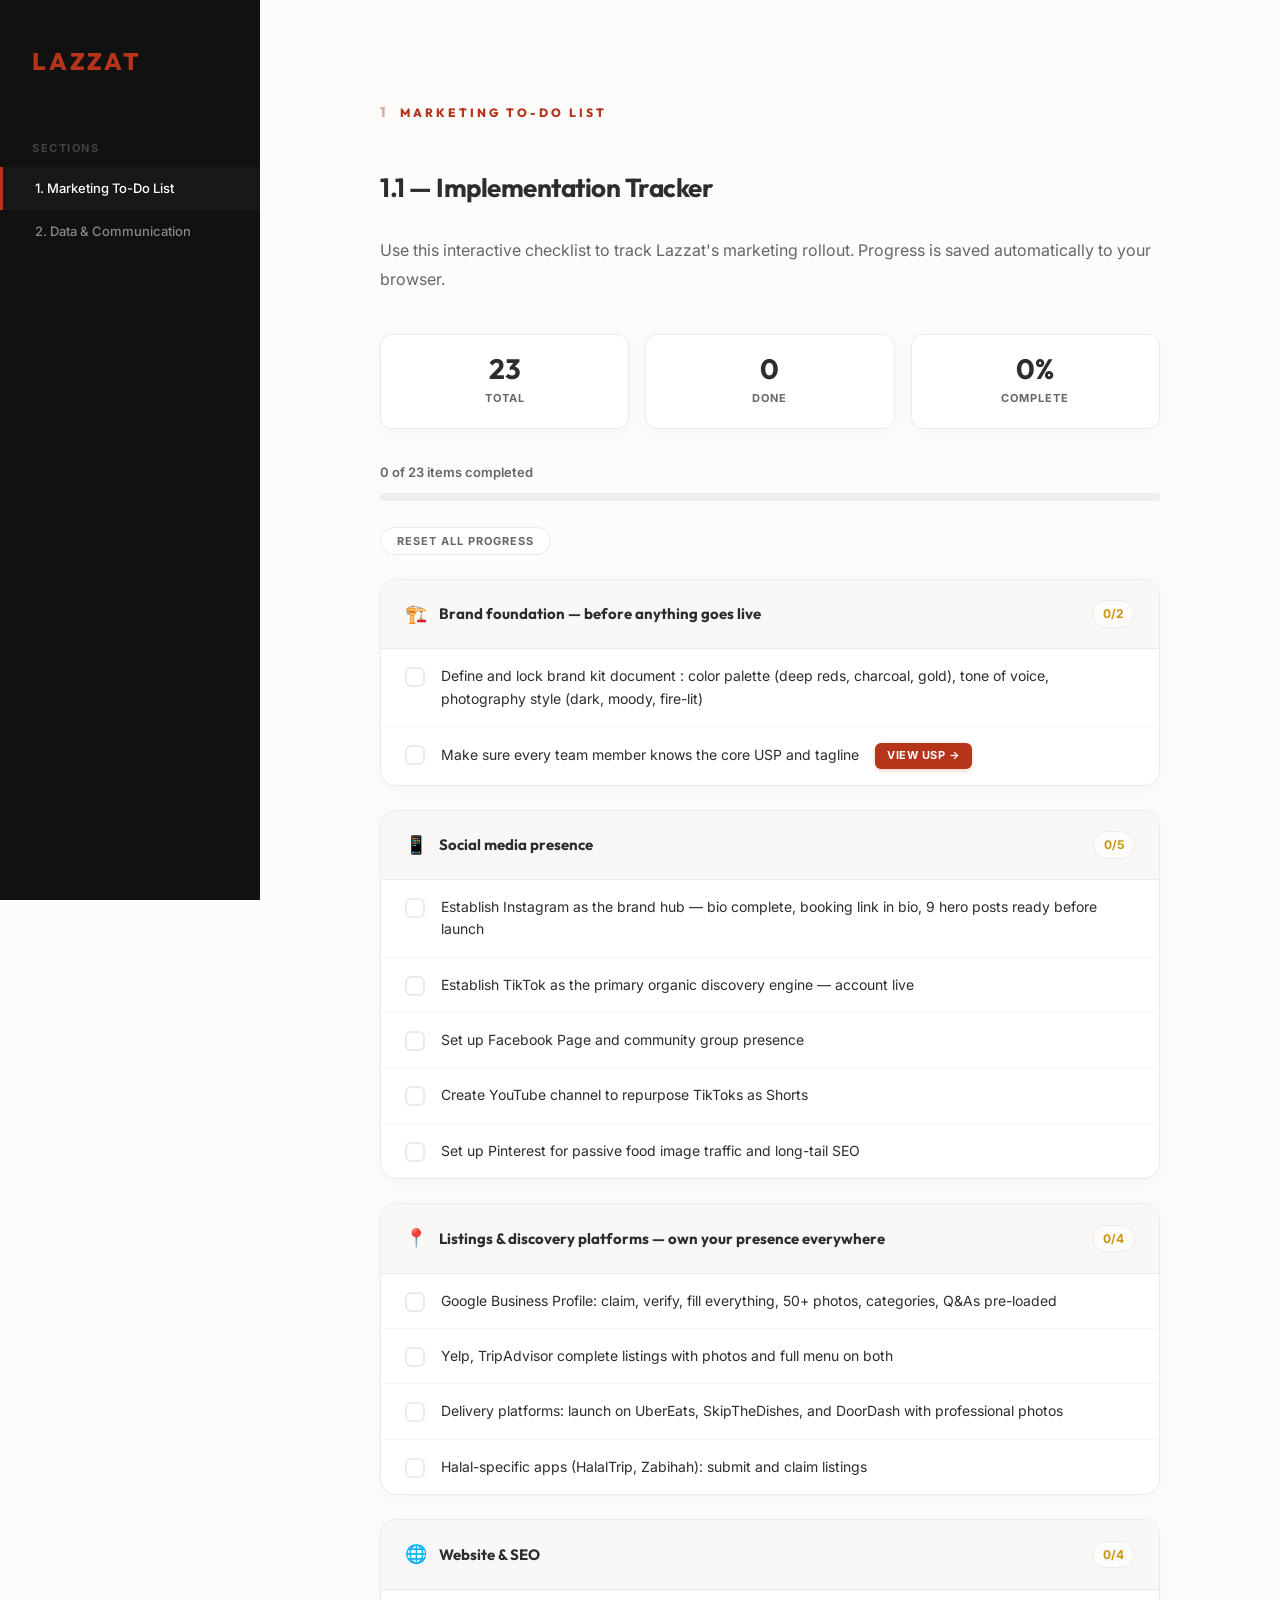
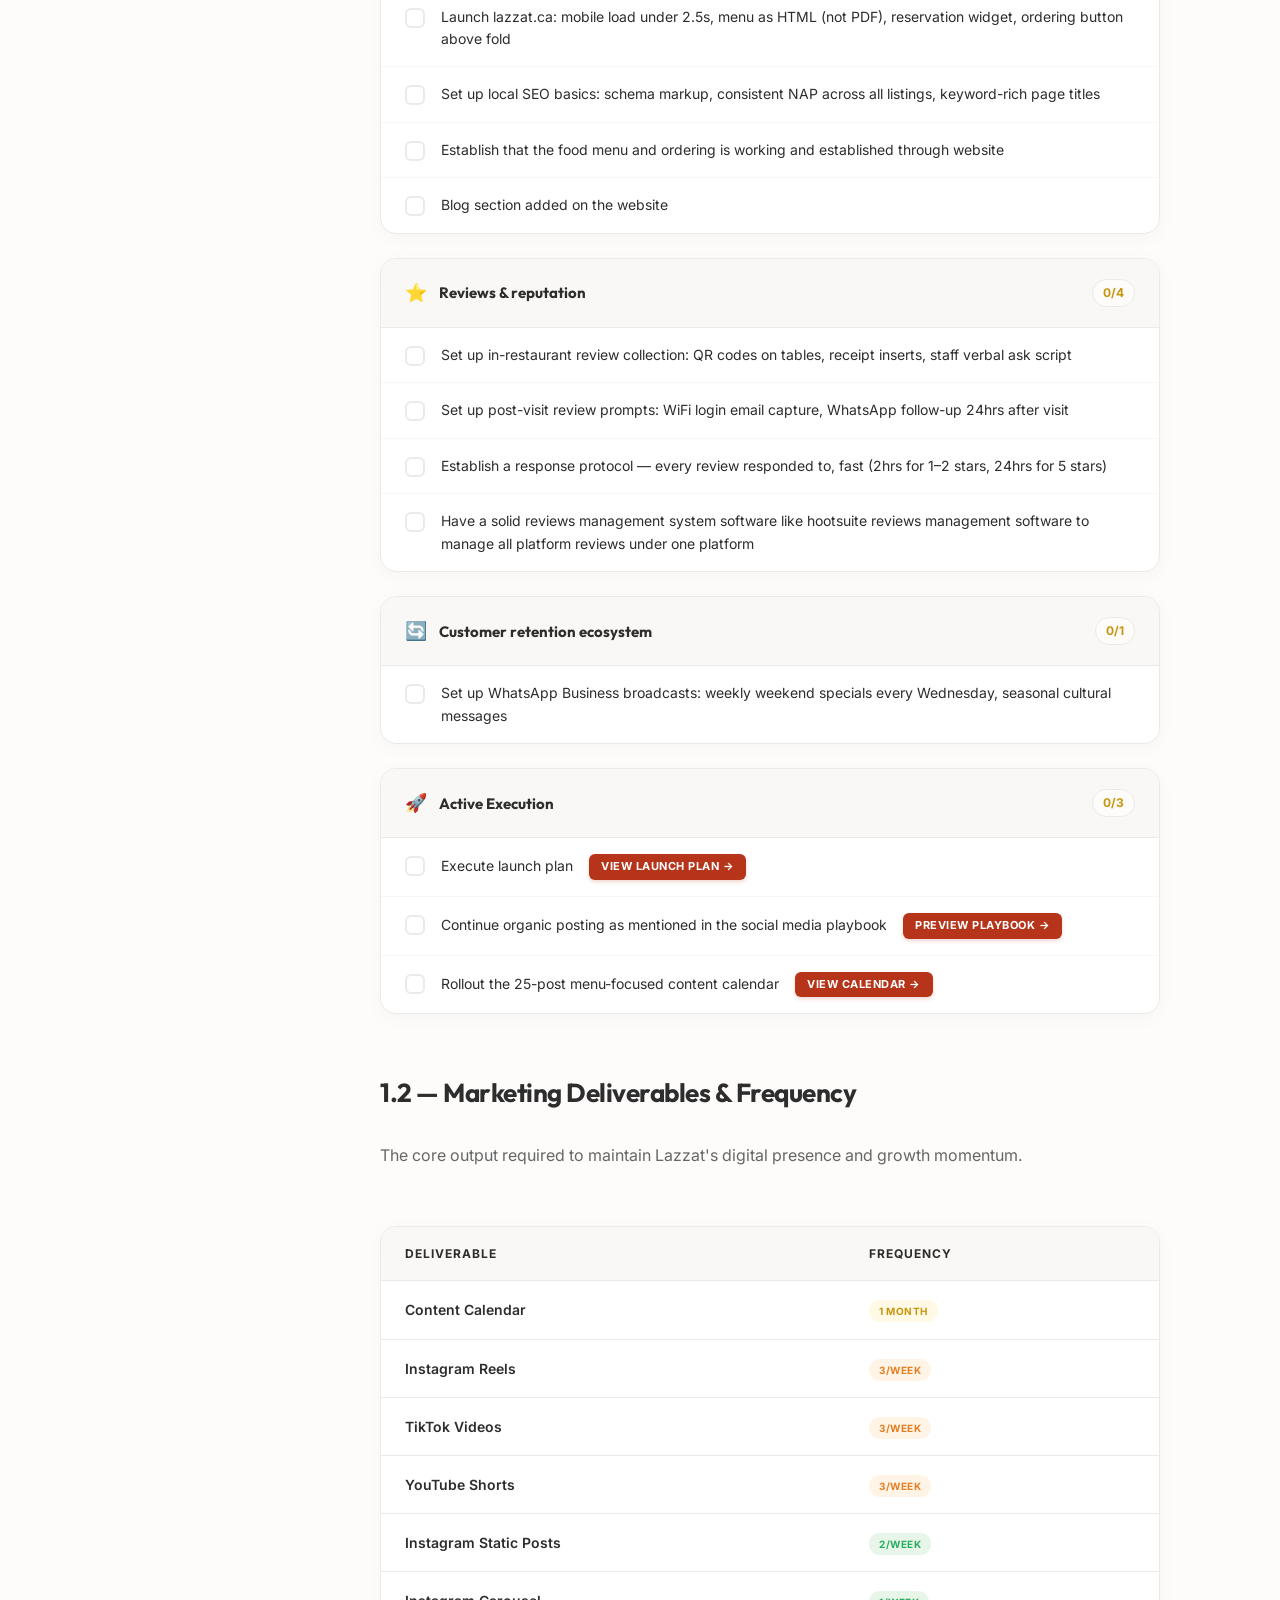
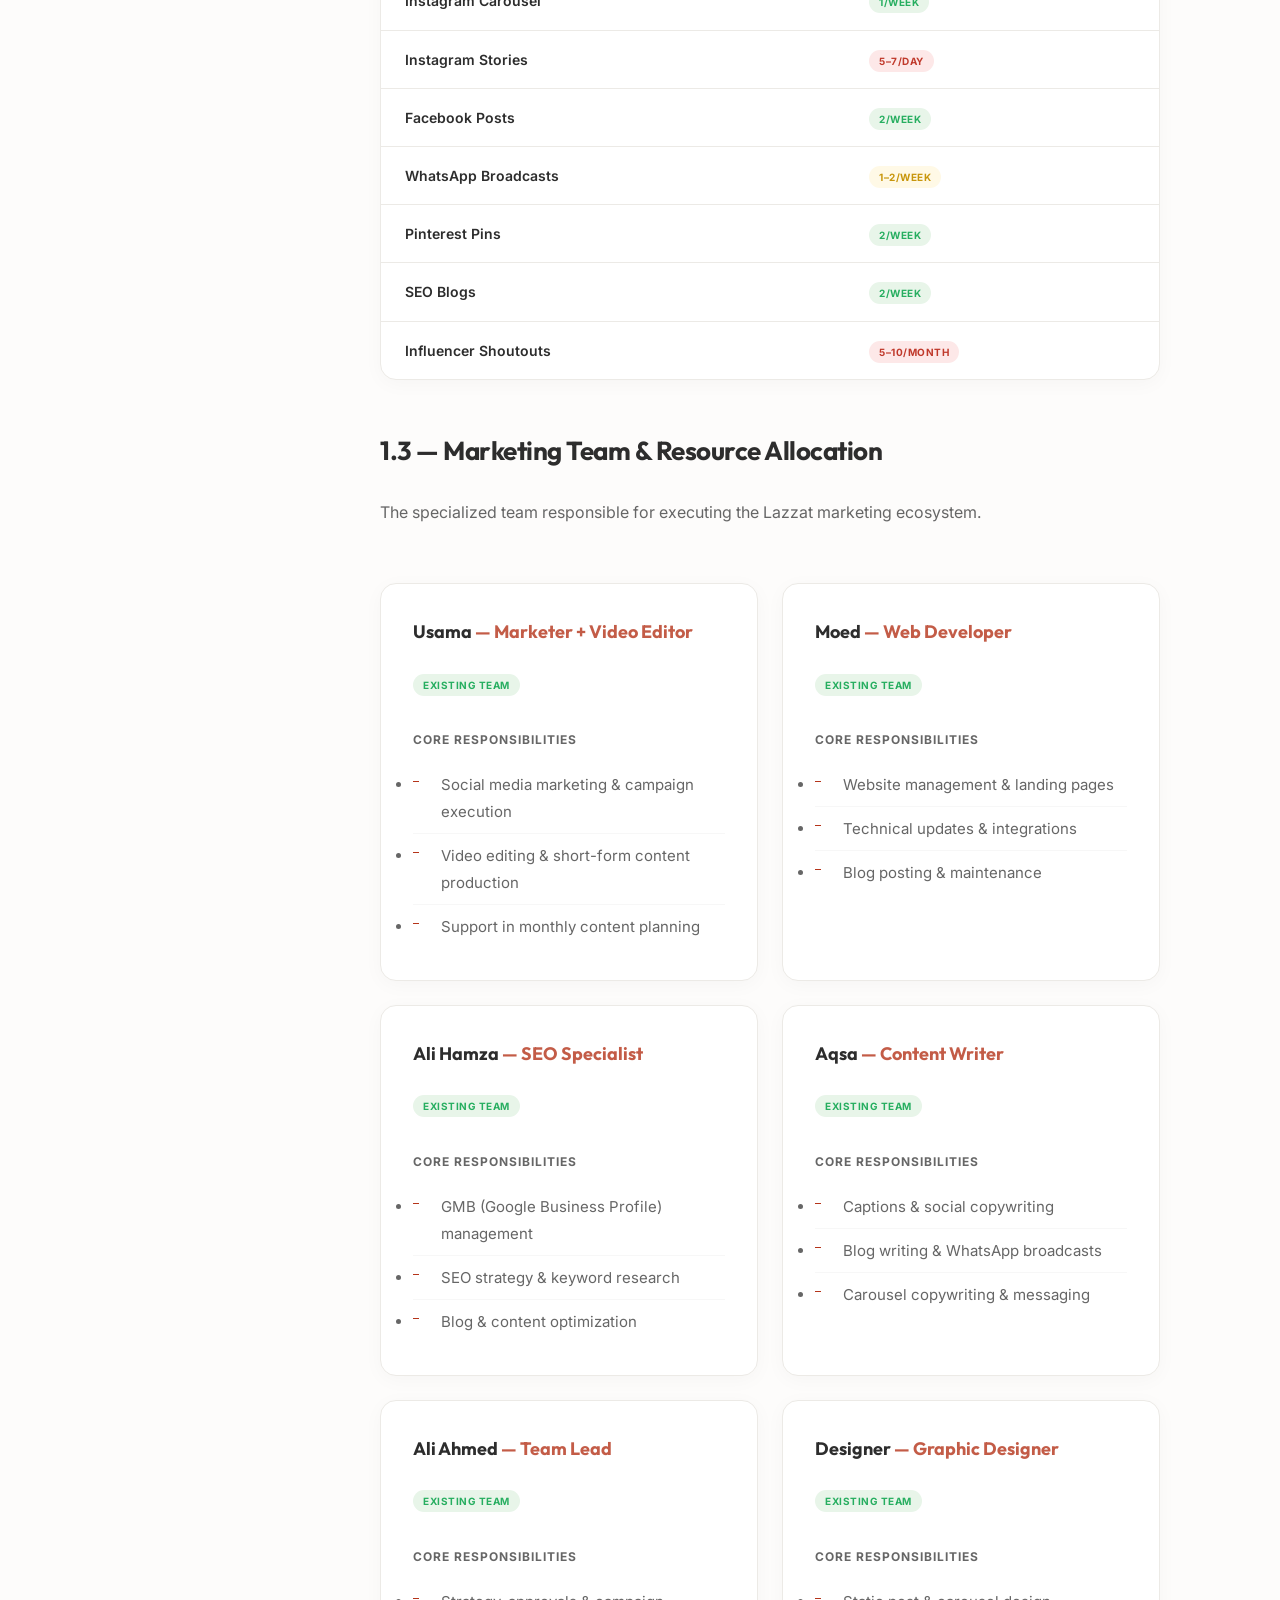
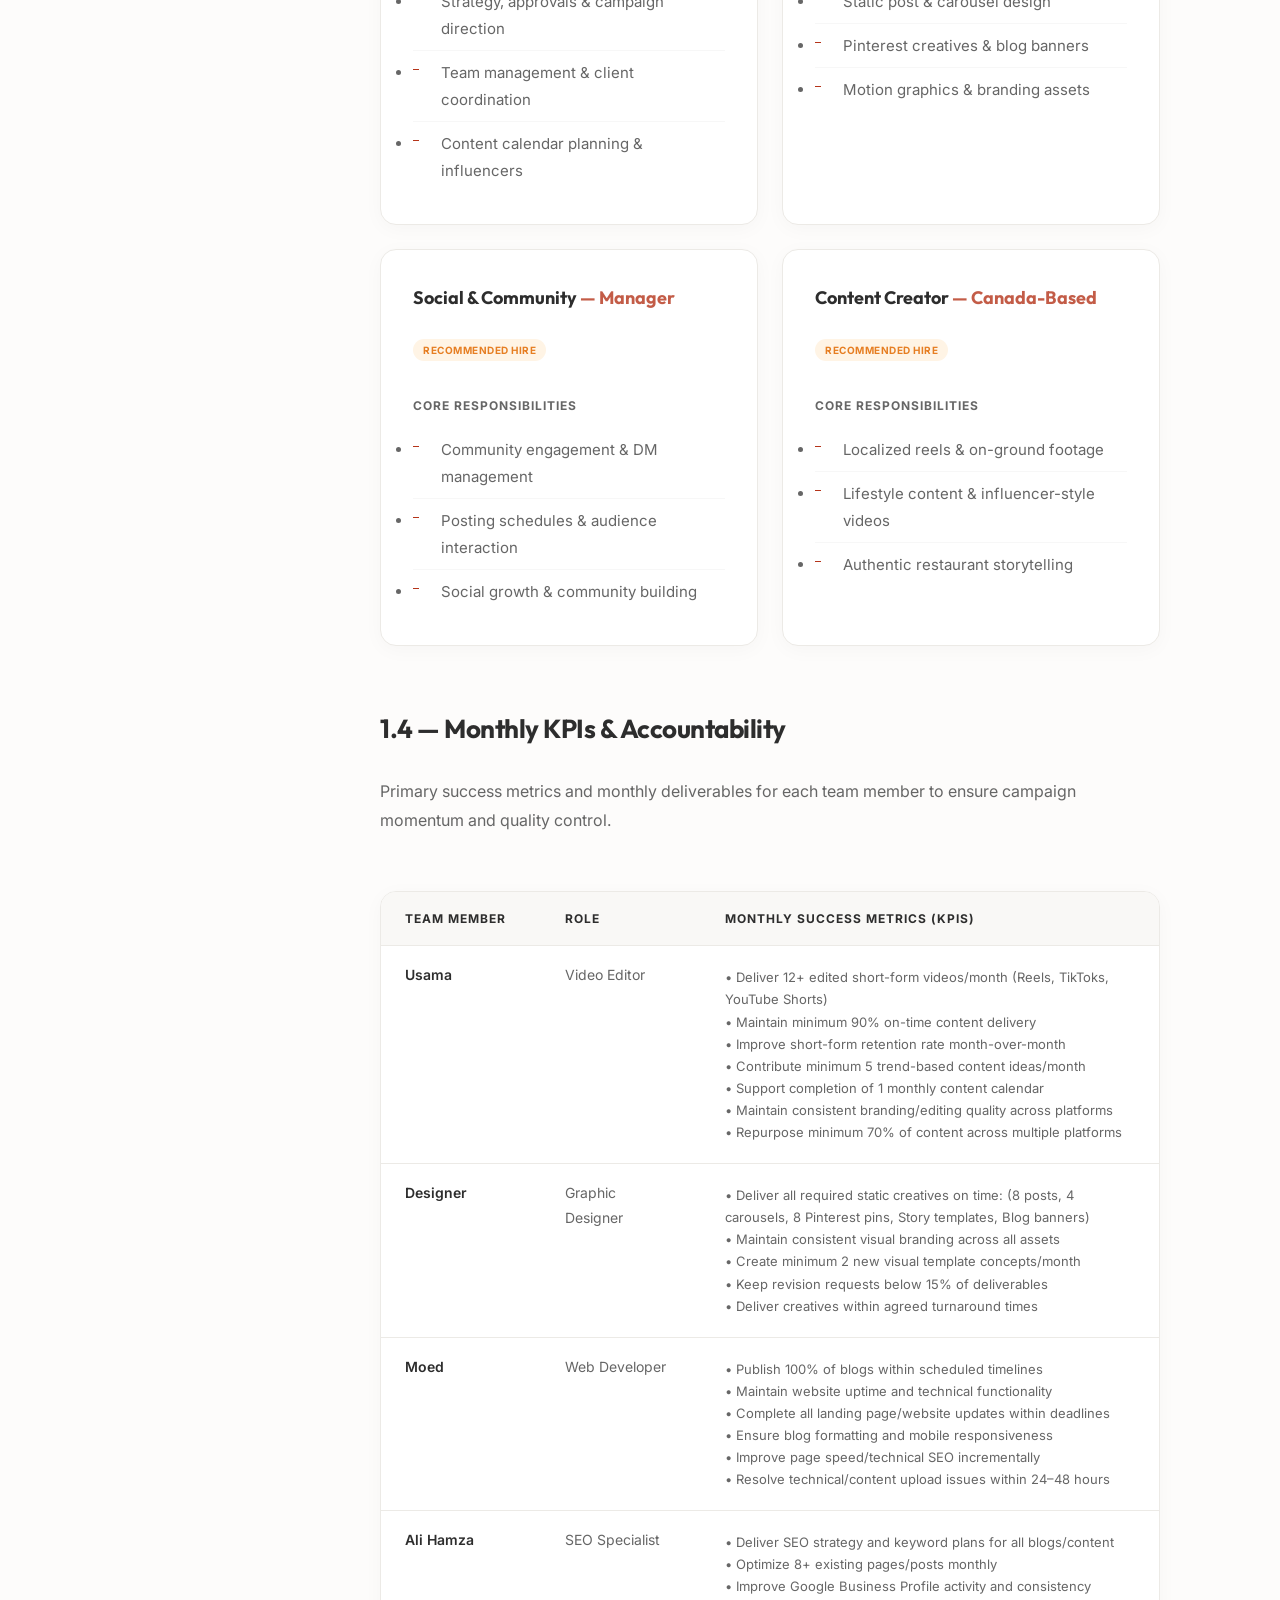
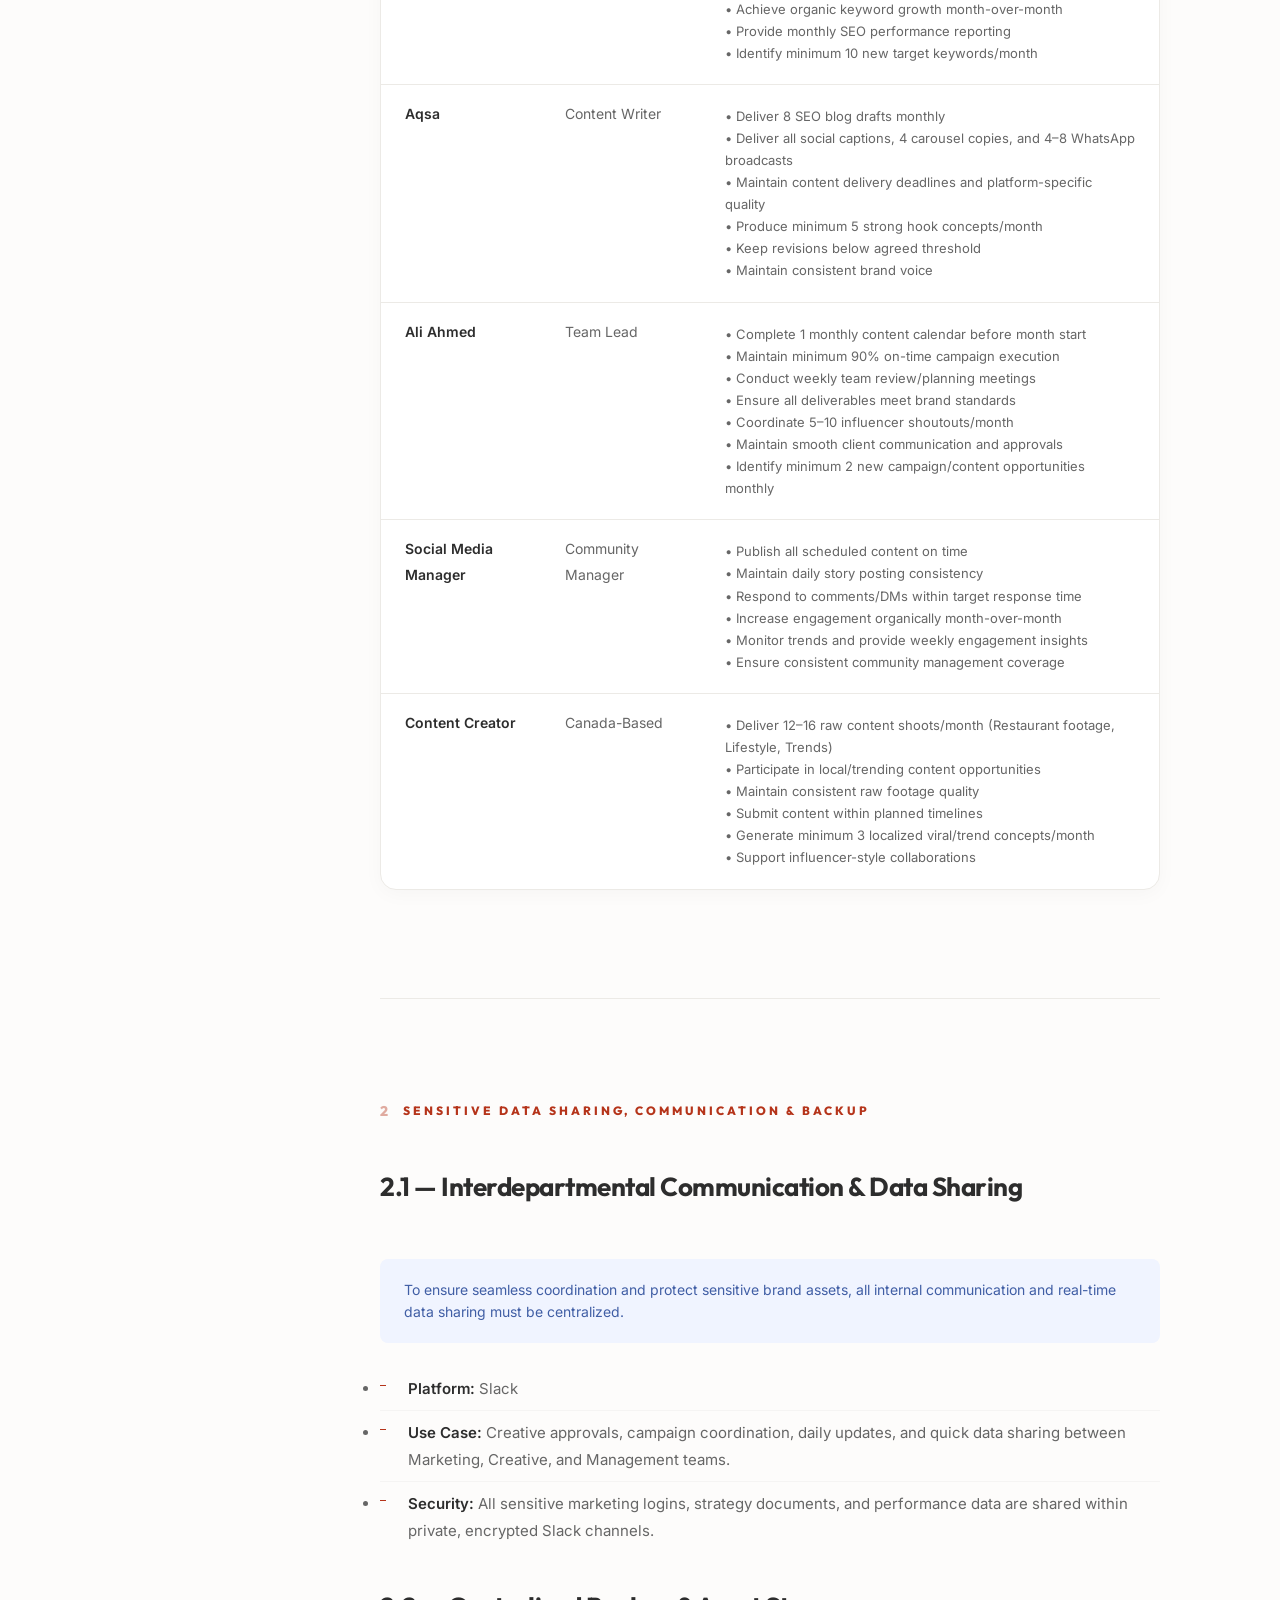
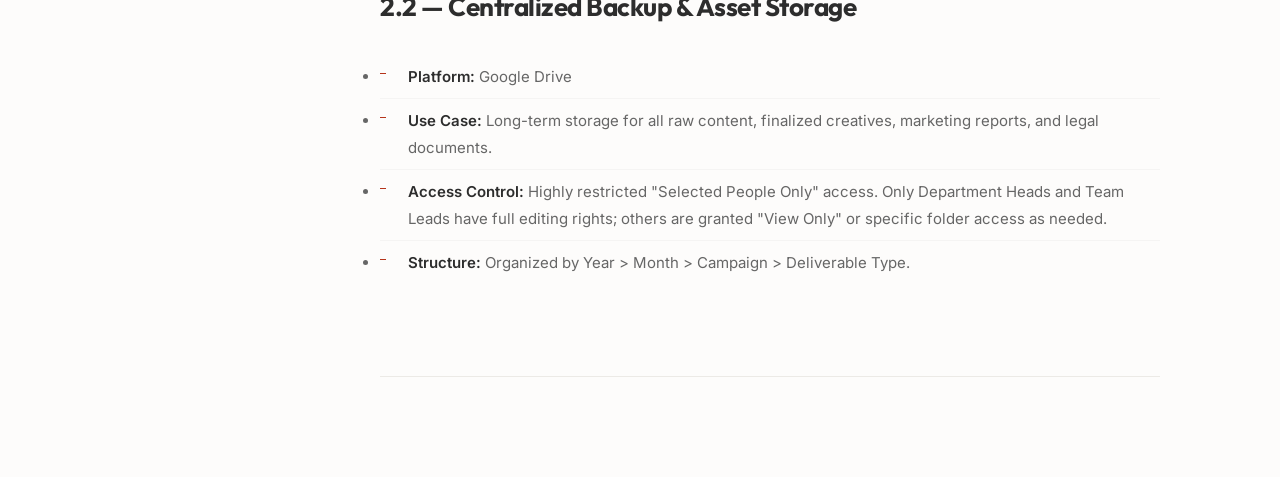
<file: index.html>
<!DOCTYPE html>
<html lang="en">
<head>
<meta charset="UTF-8">
<meta name="viewport" content="width=device-width, initial-scale=1.0">
<title>Lazzat — 360° Digital Marketing Master Plan</title>
<link rel="icon" href="/favicon.svg" type="image/svg+xml">
<link rel="apple-touch-icon" href="/favicon.svg">
<link rel="preconnect" href="https://fonts.googleapis.com">
<link rel="preconnect" href="https://fonts.gstatic.com" crossorigin>
<link href="https://fonts.googleapis.com/css2?family=Inter:wght@300;400;500;600&family=Outfit:wght@300;400;500;600;700;800&display=swap" rel="stylesheet">
<link rel="stylesheet" href="responsive.css">
<script>
  /* Mobile: land on first section immediately — avoids blank first paint */
  (function () {
    if (!window.location.hash && window.matchMedia('(max-width: 1000px)').matches) {
      window.location.replace(window.location.pathname + window.location.search + '#s9');
    }
  })();
</script>
<style>
  html { scroll-behavior: smooth; }

  :root {
    --bg: #fdfcfb;
    --text: #2d2d2d;
    --text-muted: #666;
    --accent: #b5341a;
    --accent-soft: #f8e9e6;
    --gold: #c8960c;
    --border: #eceae6;
    --sidebar-bg: #111;
    --shadow: 0 4px 20px rgba(0,0,0,0.03);
  }

  * { margin: 0; padding: 0; box-sizing: border-box; }
  body { 
    font-family: 'Inter', -apple-system, sans-serif; 
    background: var(--bg); 
    color: var(--text); 
    font-size: 16px; 
    line-height: 1.8; 
    -webkit-font-smoothing: antialiased;
  }

  /* NAV */
  .toc-nav { 
    position: fixed; top: 0; left: 0; width: 260px; height: 100vh; 
    background: var(--sidebar-bg); color: #fff; 
    overflow-y: auto; padding: 40px 0; z-index: 100;
  }
  .toc-nav .logo { 
    font-family: 'Outfit', sans-serif; color: var(--accent); 
    font-size: 24px; font-weight: 800; padding: 0 32px 32px; 
    letter-spacing: 3px; text-transform: uppercase;
  }
  .toc-nav a { 
    display: block; color: #888; font-size: 13px; font-weight: 500;
    padding: 10px 32px; text-decoration: none; 
    transition: all 0.3s cubic-bezier(0.4, 0, 0.2, 1);
    border-left: 3px solid transparent;
  }
  .toc-nav a:hover, .toc-nav a.active { color: #fff; border-left-color: var(--accent); background: rgba(255,255,255,0.03); }
  .toc-nav .sec-label { 
    color: #444; font-size: 11px; font-weight: 700;
    padding: 24px 32px 8px; text-transform: uppercase; letter-spacing: 1.5px; 
  }

  /* MAIN */
  .main { margin-left: 260px; min-height: 100vh; }
  .content-inner { max-width: 900px; margin: 0 auto; padding: 0 60px 100px; }

  /* COVER */
  .cover { 
    min-height: 90vh; display: flex; flex-direction: column; justify-content: center; 
    padding: 80px 0; border-bottom: 1px solid var(--border);
    scroll-snap-align: start;
  }
  .cover .brand { 
    font-family: 'Outfit', sans-serif; color: var(--accent); 
    font-size: 84px; font-weight: 800; letter-spacing: 6px; line-height: 0.9; margin-bottom: 12px;
  }
  .cover .sub { 
    color: var(--text-muted); font-size: 14px; font-weight: 600;
    letter-spacing: 5px; text-transform: uppercase; margin-bottom: 40px;
  }
  .cover .title-wrap { margin: 40px 0; }
  .cover .title { 
    font-family: 'Outfit', sans-serif; font-size: 32px; font-weight: 700; 
    color: var(--text); letter-spacing: -0.5px;
  }
  .cover .subtitle { color: var(--gold); font-size: 18px; font-weight: 500; margin-top: 8px; }
  .cover .gold-line { width: 40px; height: 2px; background: var(--gold); margin: 32px 0; }
  .cover .meta { color: var(--text-muted); font-size: 13px; font-weight: 500; }

  /* SECTIONS */
  .section { 
    padding: 100px 0 60px; 
    border-bottom: 1px solid var(--border); 
    min-height: 80vh;
    display: flex;
    flex-direction: column;
    justify-content: center;
    scroll-snap-align: start;
  }
  
  /* HEADINGS */
  .sec-title { 
    font-family: 'Outfit', sans-serif; font-size: 12px; font-weight: 800; 
    color: var(--accent); letter-spacing: 3px; text-transform: uppercase;
    display: flex; align-items: center; gap: 12px; margin-bottom: 40px;
  }
  .sec-title .sec-num { font-size: 14px; opacity: 0.4; }
  
  .h2 { 
    font-family: 'Outfit', sans-serif; font-size: 26px; font-weight: 700; 
    color: var(--text); margin-bottom: 24px; letter-spacing: -0.5px;
  }
  .h3 { 
    font-family: 'Outfit', sans-serif; color: var(--text); 
    font-size: 18px; font-weight: 600; margin: 48px 0 16px; 
  }
  .h4 { 
    color: var(--text-muted); font-size: 12px; font-weight: 700; 
    margin: 32px 0 12px; text-transform: uppercase; letter-spacing: 1px; 
  }

  /* TEXT */
  p { margin-bottom: 24px; color: var(--text-muted); }
  strong { color: var(--text); font-weight: 600; }

  /* COMPONENTS */
  .highlight { 
    background: var(--accent-soft); color: var(--accent); 
    padding: 24px 32px; border-radius: 12px; margin: 32px 0; 
    font-weight: 500; font-size: 17px; line-height: 1.6;
  }
  .info-box { 
    background: #f0f4ff; color: #405ea5; 
    padding: 20px 24px; border-radius: 8px; margin: 24px 0; font-size: 14px; line-height: 1.6;
  }

  /* LISTS */
  ul { margin-bottom: 32px; }
  ul li { 
    padding: 8px 0 8px 28px; position: relative; font-size: 15px; 
    color: var(--text-muted); border-bottom: 1px solid rgba(0,0,0,0.03);
  }
  ul li:last-child { border-bottom: none; }
  ul li::before { 
    content: ""; position: absolute; left: 0; top: 18px; 
    width: 6px; height: 1px; background: var(--accent); 
  }
  
  /* TABLES */
  .tbl-wrap { margin: 32px 0 48px; background: #fff; border-radius: 16px; border: 1px solid var(--border); overflow-x: auto; -webkit-overflow-scrolling: touch; box-shadow: var(--shadow); }
  table { width: 100%; border-collapse: collapse; font-size: 14px; }
  th { background: #f9f8f6; color: var(--text); padding: 16px 24px; text-align: left; font-weight: 700; font-size: 12px; text-transform: uppercase; letter-spacing: 1px; border-bottom: 1px solid var(--border); }
  td { padding: 16px 24px; border-bottom: 1px solid var(--border); vertical-align: top; color: var(--text-muted); }
  tr:last-child td { border-bottom: none; }
  tr:hover td { background: #fdfcfb; }

  /* CARDS */
  .icp-grid { display: grid; grid-template-columns: 1fr 1fr; gap: 24px; margin: 32px 0; }
  .icp-card { background: #fff; border: 1px solid var(--border); border-radius: 16px; padding: 32px; box-shadow: var(--shadow); }
  .icp-header { font-family: 'Outfit', sans-serif; font-size: 18px; font-weight: 700; margin-bottom: 20px; color: var(--text); }
  .icp-header span { color: var(--accent); opacity: 0.8; }
  .icp-row { display: flex; border-bottom: 1px solid var(--border); padding: 10px 0; font-size: 13px; }
  .icp-row:last-child { border-bottom: none; }
  .icp-key { color: var(--text-muted); width: 100px; font-weight: 600; text-transform: uppercase; font-size: 10px; letter-spacing: 1px; }
  .icp-val { color: var(--text); flex: 1; }

  /* JOURNEY */
  .journey { margin: 48px 0; }
  .journey-step { display: flex; gap: 24px; margin-bottom: 8px; }
  .journey-dot { width: 24px; display: flex; flex-direction: column; align-items: center; padding-top: 6px; }
  .dot { width: 8px; height: 8px; border-radius: 50%; background: var(--accent); flex-shrink: 0; }
  .line { width: 1px; background: var(--border); flex: 1; margin: 8px 0; }
  .journey-content { flex: 1; padding-bottom: 32px; }
  .journey-title { font-family: 'Outfit', sans-serif; font-weight: 700; color: var(--text); font-size: 16px; margin-bottom: 8px; }

  /* BUDGET */
  .budget-item { margin-bottom: 16px; }
  .budget-label { font-size: 12px; font-weight: 600; color: var(--text-muted); margin-bottom: 8px; text-transform: uppercase; letter-spacing: 1px; }
  .budget-bar-wrap { background: #f0f0f0; border-radius: 100px; height: 8px; overflow: hidden; }
  .budget-bar { height: 100%; border-radius: 100px; background: var(--accent); transition: width 1s ease-out; }
  .budget-bar.gold { background: var(--gold); }
  .budget-bar.dark { background: #222; }
  .budget-bar.green { background: #27ae60; }
  .budget-bar.orange { background: #e67e22; }
  .budget-val { font-size: 13px; font-weight: 700; color: var(--text); margin-top: 4px; }

  /* UTILS */
  .badge { display: inline-block; padding: 2px 10px; border-radius: 100px; font-size: 10px; font-weight: 700; text-transform: uppercase; letter-spacing: 0.5px; }
  .badge.red { background: #fde8e8; color: #C0392B; }
  .badge.green { background: #e8f5e9; color: #27ae60; }
  .badge.orange { background: #fff4e5; color: #e67e22; }
  .badge.gold { background: #fff9e6; color: var(--gold); }


  /* PRINT */
  @media print {
    .toc-nav { display: none; }
    .main { margin-left: 0; }
    .content-inner { max-width: 100%; padding: 0; }
    .section { page-break-inside: avoid; border-bottom: 2pt solid #eee; }
    body { background: #fff; font-size: 12pt; }
  }

  /* ── MOBILE HEADER ── */
  .mobile-header {
    display: none;
    position: fixed; top: 0; left: 0; right: 0; height: 64px;
    background: rgba(17,17,17,0.95); backdrop-filter: blur(10px);
    z-index: 1000; padding: 0 20px;
    align-items: center; justify-content: space-between;
    border-bottom: 1px solid rgba(255,255,255,0.1);
  }
  .mobile-logo { font-family: 'Outfit', sans-serif; font-size: 18px; font-weight: 800; color: var(--gold); letter-spacing: 1px; }
  .menu-toggle { 
    background: none; border: none; color: #fff; font-size: 24px; cursor: pointer; padding: 10px;
    display: flex; align-items: center; justify-content: center;
  }
  
  .mobile-nav {
    position: fixed; top: 64px; left: 0; right: 0; bottom: 0;
    background: var(--sidebar-bg); z-index: 999;
    padding: 40px 20px; transform: translateX(100%); transition: transform 0.4s cubic-bezier(0.4, 0, 0.2, 1);
    overflow-y: auto;
  }
  .mobile-nav.active { transform: translateX(0); }
  .mobile-nav a { padding: 16px 20px; font-size: 14px; border-bottom: 1px solid rgba(255,255,255,0.05); color: #888; text-decoration: none; display: block; }
  .mobile-nav a.active { color: #fff; }

  @media (max-width: 1000px) {
    html { scroll-padding-top: 72px; }
    .toc-nav { display: none; }
    .mobile-header { display: flex; }
    .main { margin-left: 0; padding-top: 64px; background: var(--bg); }
    .content-inner { padding: 0 24px 80px; }
    .cover .brand { font-size: 60px; }
    .icp-grid { grid-template-columns: 1fr; }
    .todo-stats { grid-template-columns: 1fr; }
    .section { padding: 24px 0 40px; min-height: auto; justify-content: flex-start; }
  }

  @media (max-width: 600px) {
    .content-inner { padding: 0 16px 60px; }
    .cover .brand { font-size: 40px; }
    .h2 { font-size: 22px; }
    .sec-title { margin-bottom: 24px; letter-spacing: 2px; }
    .section { padding: 16px 0 32px; min-height: auto; }
    .tbl-wrap { overflow-x: auto; -webkit-overflow-scrolling: touch; }
    .icp-card { padding: 20px; }
    .icp-row { flex-direction: column; gap: 4px; }
    .icp-key { width: auto; }
    .todo-cat-header { flex-wrap: wrap; padding: 14px 16px; }
    .todo-cat-title { font-size: 14px; min-width: 0; }
    .todo-task-row { padding: 14px 16px; flex-wrap: wrap; }
    .todo-task-text { font-size: 13px; min-width: 0; word-break: break-word; }
    .task-link { display: inline-block; margin: 8px 0 0; margin-left: 0 !important; }
    .highlight, .info-box { padding: 16px 20px; font-size: 15px; }
    th, td { padding: 10px 12px; font-size: 12px; }
    ul { padding-left: 0; }
    ul li { padding-left: 22px; }
    ul li::before { left: 4px; top: 16px; width: 8px; height: 2px; background: var(--accent); }
  }

  /* CUSTOM SCROLLBAR */
  ::-webkit-scrollbar { width: 6px; }
  ::-webkit-scrollbar-track { background: var(--bg); }
  ::-webkit-scrollbar-thumb { background: var(--border); border-radius: 10px; }
  ::-webkit-scrollbar-thumb:hover { background: #d0ceca; }

  /* CHECKLIST WIDGET STYLES */
  .todo-wrap { padding: 1rem 0 2rem; }
  .todo-stats { display: grid; grid-template-columns: repeat(3, 1fr); gap: 16px; margin-bottom: 32px; }
  .todo-stat-card { background: #fff; border: 1px solid var(--border); border-radius: 12px; padding: 20px; text-align: center; box-shadow: var(--shadow); }
  .todo-stat-num { font-family: 'Outfit', sans-serif; font-size: 28px; font-weight: 700; color: var(--text); line-height: 1; }
  .todo-stat-lbl { font-size: 11px; font-weight: 700; color: var(--text-muted); margin-top: 6px; text-transform: uppercase; letter-spacing: 1px; }
  
  .todo-progress-bar-bg { background: #eee; border-radius: 100px; height: 8px; margin-bottom: 24px; overflow: hidden; }
  .todo-progress-bar-fill { height: 100%; border-radius: 100px; background: #1D9E75; transition: width 0.4s cubic-bezier(0.4, 0, 0.2, 1); }
  .todo-progress-label { font-size: 13px; font-weight: 600; color: var(--text-muted); margin-bottom: 8px; }
  
  .todo-category { margin-bottom: 24px; border: 1px solid var(--border); border-radius: 16px; overflow: hidden; background: #fff; box-shadow: var(--shadow); }
  .todo-cat-header { padding: 18px 24px; display: flex; align-items: center; gap: 12px; border-bottom: 1px solid var(--border); background: #f9f8f6; }
  .todo-cat-icon { font-size: 18px; }
  .todo-cat-title { font-family: 'Outfit', sans-serif; font-size: 15px; font-weight: 700; color: var(--text); flex: 1; }
  .todo-cat-count { font-size: 12px; font-weight: 700; color: var(--gold); background: var(--bg); padding: 2px 10px; border-radius: 100px; border: 1px solid var(--border); }
  
  .todo-task-row { display: flex; align-items: flex-start; gap: 16px; padding: 16px 24px; border-bottom: 1px solid rgba(0,0,0,0.03); cursor: pointer; transition: all 0.2s; }
  .todo-task-row:last-child { border-bottom: none; }
  .todo-task-row:hover { background: #fdfcfb; }
  .todo-task-row.done .todo-task-text { text-decoration: line-through; color: #aaa; }
  
  .todo-checkbox { width: 20px; height: 20px; border-radius: 6px; border: 2px solid var(--border); flex-shrink: 0; margin-top: 2px; display: flex; align-items: center; justify-content: center; transition: all 0.2s; background: #fff; }
  .todo-checkbox.checked { background: #1D9E75; border-color: #1D9E75; }
  .todo-checkbox.checked::after { content: ''; width: 10px; height: 6px; border-left: 2px solid #fff; border-bottom: 2px solid #fff; transform: rotate(-45deg) translateY(-1px); display: block; }
  
  .todo-task-text { font-size: 14px; color: var(--text); line-height: 1.6; flex: 1; }
  .todo-reset-btn { font-family: 'Inter', sans-serif; font-size: 11px; font-weight: 700; color: var(--text-muted); background: #fff; border: 1px solid var(--border); border-radius: 100px; cursor: pointer; padding: 6px 16px; margin-bottom: 24px; text-transform: uppercase; letter-spacing: 1px; transition: all 0.2s; }
  .todo-reset-btn:hover { color: var(--accent); border-color: var(--accent); background: var(--accent-soft); }

  /* Task link buttons inside checklist rows */
  .task-link {
    display: inline-block; margin-left: 12px; padding: 4px 12px;
    background: var(--accent); color: #fff; border-radius: 6px;
    font-size: 11px; font-weight: 700; text-transform: uppercase;
    letter-spacing: 0.5px; text-decoration: none; vertical-align: middle;
    box-shadow: 0 2px 4px rgba(181, 52, 26, 0.2);
    transition: opacity 0.2s;
  }
  .task-link:hover { opacity: 0.85; }
</style>
</head>
<body>

<!-- MOBILE HEADER -->
<header class="mobile-header">
  <div class="mobile-logo">LAZZAT</div>
  <button class="menu-toggle" id="menuToggle">☰</button>
</header>

<div class="mobile-nav" id="mobileNav">
  <div class="sec-label">Sections</div>
  <a href="#cover" onclick="toggleMenu()" style="display: none;">Cover</a>
  <a href="usp-section.html" onclick="toggleMenu()" style="display: none;">1. Brand Foundation</a>
  <a href="#s2" onclick="toggleMenu()" style="display: none;">2. Platform Ecosystem</a>
  <a href="#s3" onclick="toggleMenu()" style="display: none;">3. SEO & Local Search</a>
  <a href="#s4" onclick="toggleMenu()" style="display: none;">4. Review Management</a>
  <a href="#s5" onclick="toggleMenu()" style="display: none;">5. Rush Management</a>
  <a href="#s6" onclick="toggleMenu()" style="display: none;">6. Retention System</a>
  <a href="#s9" onclick="toggleMenu()">1. Marketing To-Do List</a>
  <a href="#s10" onclick="toggleMenu()">2. Data & Communication</a>
</div>

<!-- SIDEBAR NAV -->
<nav class="toc-nav">
  <div class="logo">LAZZAT</div>
  <div class="sec-label">Sections</div>
  <a href="#cover" style="display: none;">Cover</a>
  <a href="usp-section.html" style="display: none;">1. Brand Foundation</a>
  <a href="#s2" style="display: none;">2. Platform Ecosystem</a>
  <a href="#s3" style="display: none;">3. SEO & Local Search</a>
  <a href="#s4" style="display: none;">4. Review Management</a>
  <a href="#s5" style="display: none;">5. Rush Management</a>
  <a href="#s6" style="display: none;">6. Retention System</a>
  <a href="#s9">1. Marketing To-Do List</a>
  <a href="#s10">2. Data & Communication</a>
</nav>

<div class="main">
  <div class="content-inner">

<!-- COVER -->
<div class="cover" id="cover" style="display: none;">
  <div class="brand">LAZZAT</div>
  <div class="sub">Where Every Craving Has a Home</div>
  
  <div class="gold-line"></div>
  
  <div class="title-wrap">
    <div class="title">360° Digital Marketing Master Plan</div>
    <div class="subtitle">Brampton's Premium Grill Experience — Strategic Growth Roadmap 2026</div>
  </div>

  <div class="meta">
    Proprietary & Confidential Strategy<br>
    Lazzat Leadership Team Only
  </div>
</div>

<!-- STRATEGIC FOUNDATION -->
<div class="content-inner" style="padding-top: 60px; padding-bottom: 0; display: none;">
  <p style="font-size: 14px; color: var(--text-muted); font-style: italic; border-left: 2px solid var(--gold); padding-left: 20px;">
    Based on my <a href="competitor-analysis.html" style="color: var(--accent); font-weight: 700; text-decoration: none; border-bottom: 1px solid var(--accent-soft);">competitor analysis</a> of similar restaurants like Lazzat in Brampton, I created this master plan.
  </p>
</div>

<!-- ══ SECTION 1 ══ -->
<!-- SECTION 1 REMOVED AND MOVED TO usp-section.html -->


<!-- ══ SECTION 2 ══ -->
<div class="section" id="s2" style="display: none;">
  <div class="sec-title"><span class="sec-num">2</span> PLATFORM & LISTING ECOSYSTEM</div>
  <p>Before a single social post goes live, Lazzat must own its presence across every discovery and listing platform. This is the foundation of the customer's first encounter with the brand.</p>

  <div class="h2">2.1 — Social & Owned Platforms</div>
  <div class="tbl-wrap"><table>
    <tr><th>Platform</th><th>Priority</th><th>Purpose</th><th>Day 1 Action</th></tr>
    <tr><td><strong>Instagram</strong></td><td><span class="badge red">🔴 Critical</span></td><td>Brand hub, food photography, Reels, Stories</td><td>Create @lazzat.brampton, complete bio, 9 hero posts scheduled before launch</td></tr>
    <tr><td><strong>TikTok</strong></td><td><span class="badge red">🔴 Critical</span></td><td>Primary organic discovery engine</td><td>Create account, post first behind-the-scenes on Day 1</td></tr>
    <tr><td><strong>Facebook Page</strong></td><td><span class="badge orange">🟠 High</span></td><td>35+ audience, events, community groups</td><td>Create page, all details filled, link to Instagram</td></tr>
    <tr><td><strong>WhatsApp Business</strong></td><td><span class="badge orange">🟠 High</span></td><td>Retention, direct broadcast, VIP list</td><td>Set up profile, auto-replies, broadcast list structure</td></tr>
    <tr><td><strong>Website (lazzat.ca)</strong></td><td><span class="badge orange">🟠 High</span></td><td>Menu, reservations, SEO anchor</td><td>Mobile speed, online ordering, reservation widget live</td></tr>
    <tr><td><strong>YouTube / Shorts</strong></td><td><span class="badge yellow">🟡 Medium</span></td><td>Searchable video content</td><td>Create channel, repurpose TikToks as Shorts</td></tr>
    <tr><td><strong>Pinterest</strong></td><td><span class="badge yellow">🟡 Medium</span></td><td>Long-tail SEO, passive food imagery traffic</td><td>Create account, pin food photos weekly</td></tr>
    <tr><td><strong>Nextdoor</strong></td><td><span class="badge yellow">🟡 Medium</span></td><td>Hyperlocal Brampton neighbourhood discovery</td><td>Claim listing, post opening announcement</td></tr>
    <tr><td><strong>LinkedIn</strong></td><td><span class="badge green">🟢 Low-Med</span></td><td>B2B catering, corporate clients, press</td><td>Create company page</td></tr>
  </table></div>

  <div class="h2">2.2 — Discovery & Listing Platforms</div>
  <p>These are not social media — they are <strong>search destinations</strong>. A customer searching 'halal grill Brampton' on any of these must find Lazzat with a complete, photo-rich listing.</p>
  <div class="tbl-wrap"><table>
    <tr><th>Platform</th><th>Action Required</th><th>Why It Matters</th></tr>
    <tr><td><strong>Google Business Profile</strong></td><td>Claim, verify, complete all fields, upload 50+ photos at launch</td><td>#1 driver of 'near me' searches — absolute priority</td></tr>
    <tr><td><strong>Yelp</strong></td><td>Claim listing, respond to all early reviews within 2 hours</td><td>10,766 monthly searches for Indian food within 15mi of Brampton</td></tr>
    <tr><td><strong>TripAdvisor</strong></td><td>Create profile, solicit early reviews from opening guests</td><td>Tourists and non-locals discovering Brampton</td></tr>
    <tr><td><strong>Zomato</strong></td><td>Create listing with full menu, pricing, photos</td><td>Growing with newer South Asian immigrants using it by habit</td></tr>
    <tr><td><strong>UberEats</strong></td><td>Launch with professional photos. Use Uber Ads from Month 2</td><td>Discovery + delivery — also a marketing channel</td></tr>
    <tr><td><strong>SkipTheDishes</strong></td><td>List with high-quality photos and complete menu</td><td>Canada-dominant delivery platform</td></tr>
    <tr><td><strong>DoorDash</strong></td><td>List and monitor</td><td>Growing rapidly in GTA</td></tr>
    <tr><td><strong>iOrders (direct ordering)</strong></td><td>Integrate into website — commission free</td><td>Own your customer data. Avoid 30% delivery fees on direct orders</td></tr>
    <tr><td><strong>OpenTable</strong></td><td>Set up reservation system by Month 2</td><td>Formal reservation management + discovery network</td></tr>
    <tr><td><strong>Halal apps (HalalTrip, Zabihah)</strong></td><td>Submit listing</td><td>Muslim diaspora specifically searching halal-certified restaurants</td></tr>
    <tr><td><strong>Foursquare / Swarm</strong></td><td>Claim listing</td><td>Check-in social proof, location tagging</td></tr>
  </table></div>
</div>







<!-- ══ SECTION 3 ══ -->
<div class="section" id="s3" style="display: none;">
  <div class="sec-title"><span class="sec-num">3</span> SEO & LOCAL SEARCH DOMINATION</div>

  <div class="h2">3.1 — Google Business Profile Optimization</div>
  <ul>
    <li><strong>Categories:</strong> Primary = "Pakistani Restaurant" | Secondary = "Indian Restaurant", "Grill Restaurant", "Halal Restaurant"</li>
    <li><strong>Description:</strong> Include keywords naturally — "Lazzat is Brampton's halal grill restaurant, serving tandoori, BBQ, and fusion dishes in a welcoming multiracial atmosphere..."</li>
    <li><strong>Photos:</strong> 50+ at launch — Food (30), Interior (10), Exterior (5), Team (5). Add new photos weekly.</li>
    <li><strong>Google Posts:</strong> Post every week — promotions, events, new menu items. Appear directly in search results.</li>
    <li><strong>Q&A:</strong> Pre-populate 8–10 Q&As before launch — "Is everything halal?", "Do you take reservations?", "Is there parking?", "What's the price range?"</li>
    <li><strong>Reviews:</strong> Target 25 reviews in first 30 days. Respond to every single one.</li>
  </ul>

  <div class="h2">3.2 — Website SEO Priorities</div>
  <ul>
    <li>Page titles: "Lazzat — Halal Grill Restaurant Brampton" on every page</li>
    <li>Local schema markup: Restaurant type, hours, menu, location structured data</li>
    <li>Menu must be an HTML page (not just PDF) so Google can index individual dishes</li>
    <li>Blog from Month 2: "Best Halal Restaurants in Brampton", "Lazzat's Tandoori Grill Story" — long-tail keywords competitors ignore completely</li>
    <li>Mobile speed: under 2.5 seconds. Test with Google PageSpeed Insights.</li>
    <li>NAP consistency: identical Name, Address, Phone across every listing</li>
  </ul>
</div>

<!-- ══ SECTION 4 ══ -->
<div class="section" id="s4" style="display: none;">
  <div class="sec-title"><span class="sec-num">4</span> REVIEW & REPUTATION MANAGEMENT</div>

  <div class="h2">4.1 — Review Collection System</div>
  <div class="tbl-wrap"><table>
    <tr><th>Touchpoint</th><th>Action</th><th>Tool</th></tr>
    <tr><td><strong>At table (end of meal)</strong></td><td>Staff verbal ask + QR code card linking to Google Review</td><td>Custom QR code (free)</td></tr>
    <tr><td><strong>Receipt / bill folder</strong></td><td>"Loved your meal? 30 seconds on Google means everything to us." + QR</td><td>Printed insert</td></tr>
    <tr><td><strong>WiFi login</strong></td><td>Email capture + review request email sent 2 hours after visit</td><td>Bloom Intelligence / Heymarket</td></tr>
    <tr><td><strong>WhatsApp follow-up</strong></td><td>24hr after visit: "Hope you enjoyed! Here's a link to leave us a review."</td><td>WhatsApp Business broadcast</td></tr>
    <tr><td><strong>Delivery orders</strong></td><td>Review prompt via UberEats/Skip automatic system</td><td>Built-in platform feature</td></tr>
  </table></div>

  <div class="h2">4.2 — Review Targets by Month</div>
  <div class="tbl-wrap"><table>
    <tr><th>Month</th><th>Google Reviews</th><th>Average Rating</th><th>Yelp</th><th>TripAdvisor</th></tr>
    <tr><td>Month 1</td><td>25+</td><td>4.4+</td><td>10+</td><td>5+</td></tr>
    <tr><td>Month 3</td><td>75+</td><td>4.5+</td><td>25+</td><td>15+</td></tr>
    <tr><td>Month 6</td><td>150+</td><td>4.5+</td><td>50+</td><td>30+</td></tr>
    <tr><td>Month 12</td><td>300+</td><td>4.5+</td><td>100+</td><td>60+</td></tr>
  </table></div>
</div>

<!-- ══ SECTION 5 ══ -->
<div class="section" id="s5" style="display: none;">
  <div class="sec-title"><span class="sec-num">5</span> RUSH & CROWD MANAGEMENT SYSTEM</div>
  <div class="info-box">No marketing plan succeeds if the restaurant can't manage the demand it generates. A guest who waits 45 minutes without communication never comes back and leaves a 2-star review. A guest who waits 30 minutes with a drink in hand and a text update becomes a loyal customer.</div>

  <div class="h2">5.1 — Reservation System Setup</div>
  <ul>
    <li><strong>Platform:</strong> OpenTable or Yelp Guest Manager — both offer waitlist + table management + discovery</li>
    <li>Enable online booking from: Google Business Profile, Instagram Bio link, Facebook page, and website</li>
    <li>Friday and Saturday: reservations required for groups of 4+</li>
    <li>No-show protection: credit card required for groups of 6+ on busy nights</li>
    <li>Automated reminders: confirmation immediately + 24hr reminder + day-of reminder 3 hours before</li>
  </ul>




</div>

<!-- ══ SECTION 6 ══ -->
<div class="section" id="s6" style="display: none;">
  <div class="sec-title"><span class="sec-num">6</span> CUSTOMER RETENTION ECOSYSTEM</div>

  <div class="h2">6.1 — Digital Loyalty Program</div>
  <div class="highlight">No direct competitor in Brampton's South Asian restaurant segment has a formal digital loyalty program. This is Lazzat's first-mover opportunity.</div>
  <ul>
    <li><strong>Tool:</strong> Stamp Me, TastyRewards, or Square Loyalty (integrated with POS)</li>
    <li><strong>Mechanic:</strong> Every $10 spent = 1 point. 100 points = $10 off. Simple and transparent.</li>
    <li><strong>Bonus points:</strong> Double on birthdays, first visit, and special events</li>
    <li><strong>Enrolment:</strong> QR at table, link in WhatsApp, Instagram bio. Collect: name, email, phone, birthday.</li>
    <li><strong>Nudges:</strong> Automated "You're 20 points away from your reward!" emails</li>
    <li><strong>VIP Tier:</strong> $500+ lifetime spend = "Lazzat Insider" — priority reservation, chef's welcome, first access to new menu items</li>
  </ul>

  <div class="h2">9.2 — Email Marketing (Untouched by Every Competitor)</div>
  <div class="h4">List Building Sources:</div>
  <ul>
    <li>Reservation system (OpenTable / iOrders) — email captured at booking</li>
    <li>WiFi login portal — email captured on connect</li>
    <li>Loyalty program signup</li>
    <li>Direct online ordering via iOrders</li>
    <li>Instagram "Join our list" link in bio</li>
  </ul>
  <div class="h2">6.2 — Email Marketing Workflow</div>
  <div class="h4">Monthly Email Calendar:</div>
  <div class="tbl-wrap"><table>
    <tr><th>Week</th><th>Email Type</th><th>Content</th></tr>
    <tr><td>Week 1</td><td>Monthly Newsletter</td><td>"What's New at Lazzat" — new dish, upcoming event, staff spotlight</td></tr>
    <tr><td>Week 2</td><td>Deal Email</td><td>"This Weekend Only: [Offer]" — urgency-driven</td></tr>
    <tr><td>Week 3</td><td>Cultural / Community</td><td>Tied to a cultural moment (Eid, cricket, Vaisakhi) if applicable</td></tr>
    <tr><td>Week 4</td><td>Social Proof</td><td>Customer spotlight or review highlight</td></tr>
    <tr><td>Automated</td><td>Birthday Email</td><td>Sent 7 days before birthday: "Celebrate at Lazzat — 20% off this month"</td></tr>
    <tr><td>Automated</td><td>Re-engagement</td><td>No visit in 60 days: "We Miss You — Here's 15% Off Your Next Visit"</td></tr>
  </table></div>
  <div class="h4">Tool: Mailchimp (free to 500 contacts) → Klaviyo as list grows</div>

  <div class="h2">6.3 — WhatsApp Broadcast Calendar</div>
  <div class="tbl-wrap"><table>
    <tr><th>Broadcast Type</th><th>Frequency</th><th>Message Style</th></tr>
    <tr><td>Weekend Special</td><td>Every Wednesday</td><td>Short, food-first: "[Dish] is on special this weekend. Book your table: [link]"</td></tr>
    <tr><td>New Menu Drop</td><td>When applicable</td><td>Exclusive feel: "Something new just hit our menu 🔥 [Photo]. First weekend only."</td></tr>
    <tr><td>Event Announcement</td><td>10 days before event</td><td>Full details: date, time, what's special, booking link</td></tr>
    <tr><td>Ramadan / Eid</td><td>Seasonal</td><td>Warm, cultural, celebratory tone with Arabic greeting</td></tr>
    <tr><td>Re-engagement</td><td>Monthly</td><td>"It's been a while! Your table is waiting — here's something special for coming back."</td></tr>
  </table></div>
</div>

<!-- ══ SECTION 9 ══ -->
<div class="section" id="s9">
  <div class="sec-title"><span class="sec-num">1</span> MARKETING TO-DO LIST</div>
  <div class="h2">1.1 — Implementation Tracker</div>
  <p>Use this interactive checklist to track Lazzat's marketing rollout. Progress is saved automatically to your browser.</p>

  <div class="todo-wrap">
    <div class="todo-stats">
      <div class="todo-stat-card"><div class="todo-stat-num" id="total-count">0</div><div class="todo-stat-lbl">Total</div></div>
      <div class="todo-stat-card"><div class="todo-stat-num" id="done-count">0</div><div class="todo-stat-lbl">Done</div></div>
      <div class="todo-stat-card"><div class="todo-stat-num" id="pct">0%</div><div class="todo-stat-lbl">Complete</div></div>
    </div>

    <div class="todo-progress-label" id="prog-label">0 of 0 done</div>
    <div class="todo-progress-bar-bg"><div class="todo-progress-bar-fill" id="prog-fill" style="width:0%"></div></div>
    <button class="todo-reset-btn" id="reset">Reset all progress</button>

    <div id="todo-list"></div>
  </div>

  <div class="h2">1.2 — Marketing Deliverables & Frequency</div>
  <p>The core output required to maintain Lazzat's digital presence and growth momentum.</p>

  <div class="tbl-wrap">
    <table>
      <thead>
        <tr>
          <th>Deliverable</th>
          <th>Frequency</th>
        </tr>
      </thead>
      <tbody>
        <tr><td><strong>Content Calendar</strong></td><td><span class="badge gold">1 Month</span></td></tr>
        <tr><td><strong>Instagram Reels</strong></td><td><span class="badge orange">3/week</span></td></tr>
        <tr><td><strong>TikTok Videos</strong></td><td><span class="badge orange">3/week</span></td></tr>
        <tr><td><strong>YouTube Shorts</strong></td><td><span class="badge orange">3/week</span></td></tr>
        <tr><td><strong>Instagram Static Posts</strong></td><td><span class="badge green">2/week</span></td></tr>
        <tr><td><strong>Instagram Carousel</strong></td><td><span class="badge green">1/week</span></td></tr>
        <tr><td><strong>Instagram Stories</strong></td><td><span class="badge red">5–7/day</span></td></tr>
        <tr><td><strong>Facebook Posts</strong></td><td><span class="badge green">2/week</span></td></tr>
        <tr><td><strong>WhatsApp Broadcasts</strong></td><td><span class="badge gold">1–2/week</span></td></tr>
        <tr><td><strong>Pinterest Pins</strong></td><td><span class="badge green">2/week</span></td></tr>
        <tr><td><strong>SEO Blogs</strong></td><td><span class="badge green">2/week</span></td></tr>
        <tr><td><strong>Influencer Shoutouts</strong></td><td><span class="badge red">5–10/month</span></td></tr>
      </tbody>
    </table>
  </div>

  <div class="h2">1.3 — Marketing Team & Resource Allocation</div>
  <p>The specialized team responsible for executing the Lazzat marketing ecosystem.</p>
  
  <div class="icp-grid" style="margin-bottom: 60px;">
    <div class="icp-card">
      <div class="icp-header">Usama <span>— Marketer + Video Editor</span></div>
      <div class="badge green">Existing Team</div>
      <div class="h4">Core Responsibilities</div>
      <ul style="font-size: 13px; margin-bottom: 0;">
        <li>Social media marketing & campaign execution</li>
        <li>Video editing & short-form content production</li>
        <li>Support in monthly content planning</li>
      </ul>
    </div>
    
    <div class="icp-card">
      <div class="icp-header">Moed <span>— Web Developer</span></div>
      <div class="badge green">Existing Team</div>
      <div class="h4">Core Responsibilities</div>
      <ul style="font-size: 13px; margin-bottom: 0;">
        <li>Website management & landing pages</li>
        <li>Technical updates & integrations</li>
        <li>Blog posting & maintenance</li>
      </ul>
    </div>
    
    <div class="icp-card">
      <div class="icp-header">Ali Hamza <span>— SEO Specialist</span></div>
      <div class="badge green">Existing Team</div>
      <div class="h4">Core Responsibilities</div>
      <ul style="font-size: 13px; margin-bottom: 0;">
        <li>GMB (Google Business Profile) management</li>
        <li>SEO strategy & keyword research</li>
        <li>Blog & content optimization</li>
      </ul>
    </div>
    
    <div class="icp-card">
      <div class="icp-header">Aqsa <span>— Content Writer</span></div>
      <div class="badge green">Existing Team</div>
      <div class="h4">Core Responsibilities</div>
      <ul style="font-size: 13px; margin-bottom: 0;">
        <li>Captions & social copywriting</li>
        <li>Blog writing & WhatsApp broadcasts</li>
        <li>Carousel copywriting & messaging</li>
      </ul>
    </div>
    
    <div class="icp-card">
      <div class="icp-header">Ali Ahmed <span>— Team Lead</span></div>
      <div class="badge green">Existing Team</div>
      <div class="h4">Core Responsibilities</div>
      <ul style="font-size: 13px; margin-bottom: 0;">
        <li>Strategy, approvals & campaign direction</li>
        <li>Team management & client coordination</li>
        <li>Content calendar planning & influencers</li>
      </ul>
    </div>
    
    <div class="icp-card">
      <div class="icp-header">Designer <span>— Graphic Designer</span></div>
      <div class="badge green">Existing Team</div>
      <div class="h4">Core Responsibilities</div>
      <ul style="font-size: 13px; margin-bottom: 0;">
        <li>Static post & carousel design</li>
        <li>Pinterest creatives & blog banners</li>
        <li>Motion graphics & branding assets</li>
      </ul>
    </div>
    
    <div class="icp-card">
      <div class="icp-header">Social & Community <span>— Manager</span></div>
      <div class="badge orange">Recommended Hire</div>
      <div class="h4">Core Responsibilities</div>
      <ul style="font-size: 13px; margin-bottom: 0;">
        <li>Community engagement & DM management</li>
        <li>Posting schedules & audience interaction</li>
        <li>Social growth & community building</li>
      </ul>
    </div>
    
    <div class="icp-card">
      <div class="icp-header">Content Creator <span>— Canada-Based</span></div>
      <div class="badge orange">Recommended Hire</div>
      <div class="h4">Core Responsibilities</div>
      <ul style="font-size: 13px; margin-bottom: 0;">
        <li>Localized reels & on-ground footage</li>
        <li>Lifestyle content & influencer-style videos</li>
        <li>Authentic restaurant storytelling</li>
      </ul>
    </div>
  </div>

  <div class="h2">1.4 — Monthly KPIs & Accountability</div>
  <p>Primary success metrics and monthly deliverables for each team member to ensure campaign momentum and quality control.</p>
  
  <div class="tbl-wrap">
    <table>
      <thead>
        <tr>
          <th style="width: 160px;">Team Member</th>
          <th style="width: 160px;">Role</th>
          <th>Monthly Success Metrics (KPIs)</th>
        </tr>
      </thead>
      <tbody>
        <tr>
          <td><strong>Usama</strong></td>
          <td>Video Editor</td>
          <td style="font-size: 13px; line-height: 1.7; color: var(--text-muted); padding: 20px 24px;">
            • Deliver 12+ edited short-form videos/month (Reels, TikToks, YouTube Shorts)<br>
            • Maintain minimum 90% on-time content delivery<br>
            • Improve short-form retention rate month-over-month<br>
            • Contribute minimum 5 trend-based content ideas/month<br>
            • Support completion of 1 monthly content calendar<br>
            • Maintain consistent branding/editing quality across platforms<br>
            • Repurpose minimum 70% of content across multiple platforms
          </td>
        </tr>
        <tr>
          <td><strong>Designer</strong></td>
          <td>Graphic Designer</td>
          <td style="font-size: 13px; line-height: 1.7; color: var(--text-muted); padding: 20px 24px;">
            • Deliver all required static creatives on time: (8 posts, 4 carousels, 8 Pinterest pins, Story templates, Blog banners)<br>
            • Maintain consistent visual branding across all assets<br>
            • Create minimum 2 new visual template concepts/month<br>
            • Keep revision requests below 15% of deliverables<br>
            • Deliver creatives within agreed turnaround times
          </td>
        </tr>
        <tr>
          <td><strong>Moed</strong></td>
          <td>Web Developer</td>
          <td style="font-size: 13px; line-height: 1.7; color: var(--text-muted); padding: 20px 24px;">
            • Publish 100% of blogs within scheduled timelines<br>
            • Maintain website uptime and technical functionality<br>
            • Complete all landing page/website updates within deadlines<br>
            • Ensure blog formatting and mobile responsiveness<br>
            • Improve page speed/technical SEO incrementally<br>
            • Resolve technical/content upload issues within 24–48 hours
          </td>
        </tr>
        <tr>
          <td><strong>Ali Hamza</strong></td>
          <td>SEO Specialist</td>
          <td style="font-size: 13px; line-height: 1.7; color: var(--text-muted); padding: 20px 24px;">
            • Deliver SEO strategy and keyword plans for all blogs/content<br>
            • Optimize 8+ existing pages/posts monthly<br>
            • Improve Google Business Profile activity and consistency<br>
            • Achieve organic keyword growth month-over-month<br>
            • Provide monthly SEO performance reporting<br>
            • Identify minimum 10 new target keywords/month
          </td>
        </tr>
        <tr>
          <td><strong>Aqsa</strong></td>
          <td>Content Writer</td>
          <td style="font-size: 13px; line-height: 1.7; color: var(--text-muted); padding: 20px 24px;">
            • Deliver 8 SEO blog drafts monthly<br>
            • Deliver all social captions, 4 carousel copies, and 4–8 WhatsApp broadcasts<br>
            • Maintain content delivery deadlines and platform-specific quality<br>
            • Produce minimum 5 strong hook concepts/month<br>
            • Keep revisions below agreed threshold<br>
            • Maintain consistent brand voice
          </td>
        </tr>
        <tr>
          <td><strong>Ali Ahmed</strong></td>
          <td>Team Lead</td>
          <td style="font-size: 13px; line-height: 1.7; color: var(--text-muted); padding: 20px 24px;">
            • Complete 1 monthly content calendar before month start<br>
            • Maintain minimum 90% on-time campaign execution<br>
            • Conduct weekly team review/planning meetings<br>
            • Ensure all deliverables meet brand standards<br>
            • Coordinate 5–10 influencer shoutouts/month<br>
            • Maintain smooth client communication and approvals<br>
            • Identify minimum 2 new campaign/content opportunities monthly
          </td>
        </tr>
        <tr>
          <td><strong>Social Media Manager</strong></td>
          <td>Community Manager</td>
          <td style="font-size: 13px; line-height: 1.7; color: var(--text-muted); padding: 20px 24px;">
            • Publish all scheduled content on time<br>
            • Maintain daily story posting consistency<br>
            • Respond to comments/DMs within target response time<br>
            • Increase engagement organically month-over-month<br>
            • Monitor trends and provide weekly engagement insights<br>
            • Ensure consistent community management coverage
          </td>
        </tr>
        <tr>
          <td><strong>Content Creator</strong></td>
          <td>Canada-Based</td>
          <td style="font-size: 13px; line-height: 1.7; color: var(--text-muted); padding: 20px 24px;">
            • Deliver 12–16 raw content shoots/month (Restaurant footage, Lifestyle, Trends)<br>
            • Participate in local/trending content opportunities<br>
            • Maintain consistent raw footage quality<br>
            • Submit content within planned timelines<br>
            • Generate minimum 3 localized viral/trend concepts/month<br>
            • Support influencer-style collaborations
          </td>
        </tr>
      </tbody>
    </table>
  </div>

</div>

<!-- ══ SECTION 10 ══ -->
<div class="section" id="s10">
  <div class="sec-title"><span class="sec-num">2</span> SENSITIVE DATA SHARING, COMMUNICATION & BACKUP</div>
  
  <div class="h2">2.1 — Interdepartmental Communication & Data Sharing</div>
  <div class="info-box">To ensure seamless coordination and protect sensitive brand assets, all internal communication and real-time data sharing must be centralized.</div>
  <ul>
    <li><strong>Platform:</strong> Slack</li>
    <li><strong>Use Case:</strong> Creative approvals, campaign coordination, daily updates, and quick data sharing between Marketing, Creative, and Management teams.</li>
    <li><strong>Security:</strong> All sensitive marketing logins, strategy documents, and performance data are shared within private, encrypted Slack channels.</li>
  </ul>

  <div class="h2">2.2 — Centralized Backup & Asset Storage</div>
  <ul>
    <li><strong>Platform:</strong> Google Drive</li>
    <li><strong>Use Case:</strong> Long-term storage for all raw content, finalized creatives, marketing reports, and legal documents.</li>
    <li><strong>Access Control:</strong> Highly restricted "Selected People Only" access. Only Department Heads and Team Leads have full editing rights; others are granted "View Only" or specific folder access as needed.</li>
    <li><strong>Structure:</strong> Organized by Year > Month > Campaign > Deliverable Type.</li>
  </ul>
</div>

</div><!-- end .content-inner -->
</div><!-- end .main -->

<script>
  // Highlight active nav link on scroll
  const sections = Array.from(document.querySelectorAll('.section[id], .cover[id]')).filter(s => {
    return window.getComputedStyle(s).display !== 'none';
  });
  const navLinks = document.querySelectorAll('.toc-nav a');
  window.addEventListener('scroll', () => {
    let current = '';
    sections.forEach(s => { if (window.scrollY >= s.offsetTop - 80) current = s.id; });
    navLinks.forEach(a => { a.classList.toggle('active', a.getAttribute('href') === '#' + current); });
  });

  // TODO LIST SCRIPT
  function toggleMenu() {
    const nav = document.getElementById('mobileNav');
    const btn = document.getElementById('menuToggle');
    nav.classList.toggle('active');
    btn.innerText = nav.classList.contains('active') ? '✕' : '☰';
  }
  document.getElementById('menuToggle').addEventListener('click', toggleMenu);

  const CATS = [
    {
      icon: "🏗️",
      title: "Brand foundation — before anything goes live",
      tasks: [
        "Define and lock brand kit document : color palette (deep reds, charcoal, gold), tone of voice, photography style (dark, moody, fire-lit)",
        "Make sure every team member knows the core USP and tagline <a href='usp-section.html' class='task-link'>View USP →</a>"
      ]
    },
    {
      icon: "📱",
      title: "Social media presence",
      tasks: [
        "Establish Instagram as the brand hub — bio complete, booking link in bio, 9 hero posts ready before launch",
        "Establish TikTok as the primary organic discovery engine — account live",
        "Set up Facebook Page and community group presence",
        "Create YouTube channel to repurpose TikToks as Shorts",
        "Set up Pinterest for passive food image traffic and long-tail SEO"
      ]
    },
    {
      icon: "📍",
      title: "Listings & discovery platforms — own your presence everywhere",
      tasks: [
        "Google Business Profile: claim, verify, fill everything, 50+ photos, categories, Q&As pre-loaded",
        "Yelp, TripAdvisor complete listings with photos and full menu on both",
        "Delivery platforms: launch on UberEats, SkipTheDishes, and DoorDash with professional photos",
        "Halal-specific apps (HalalTrip, Zabihah): submit and claim listings"
      ]
    },
    {
      icon: "🌐",
      title: "Website & SEO",
      tasks: [
        "Launch lazzat.ca: mobile load under 2.5s, menu as HTML (not PDF), reservation widget, ordering button above fold",
        "Set up local SEO basics: schema markup, consistent NAP across all listings, keyword-rich page titles",
        "Establish that the food menu and ordering is working and established through website",
        "Blog section added on the website"
      ]
    },
    {
      icon: "⭐",
      title: "Reviews & reputation",
      tasks: [
        "Set up in-restaurant review collection: QR codes on tables, receipt inserts, staff verbal ask script",
        "Set up post-visit review prompts: WiFi login email capture, WhatsApp follow-up 24hrs after visit",
        "Establish a response protocol — every review responded to, fast (2hrs for 1–2 stars, 24hrs for 5 stars)",
        "Have a solid reviews management system software like hootsuite reviews management software to manage all platform reviews under one platform"
      ]
    },
    {
      icon: "🔄",
      title: "Customer retention ecosystem",
      tasks: [
        "Set up WhatsApp Business broadcasts: weekly weekend specials every Wednesday, seasonal cultural messages"
      ]
    },
    {
      icon: "🚀",
      title: "Active Execution",
      tasks: [
        "Execute launch plan <a href='launch-plan.html' class='task-link'>View Launch Plan →</a>",
        "Continue organic posting as mentioned in the social media playbook <a href='social-media-strategy.html' class='task-link'>Preview Playbook →</a>",
        "Rollout the 25-post menu-focused content calendar <a href='https://docs.google.com/spreadsheets/d/1jmFslA_GMkvpUL0WMEDsuFJmWy2-z5Kw7siyW0etoB0/edit?usp=sharing' class='task-link' target='_blank' rel='noopener noreferrer'>View Calendar →</a>"
      ]
    }
  ];

  const KEY = "lazzat_master_todo";
  let done = {};

  try { const s = localStorage.getItem(KEY); if (s) done = JSON.parse(s); } catch(e){}

  function save() { try { localStorage.setItem(KEY, JSON.stringify(done)); } catch(e){} }

  function allTasks() {
    const ids = [];
    CATS.forEach((c, ci) => c.tasks.forEach((_, ti) => ids.push(ci + "-" + ti)));
    return ids;
  }

  function updateStats() {
    const all = allTasks();
    const total = all.length;
    const d = all.filter(id => done[id]).length;
    const pct = total ? Math.round(d/total*100) : 0;
    document.getElementById("total-count").textContent = total;
    document.getElementById("done-count").textContent = d;
    document.getElementById("pct").textContent = pct+"%";
    document.getElementById("prog-label").textContent = d+" of "+total+" items completed";
    document.getElementById("prog-fill").style.width = pct+"%";
  }

  function render() {
    const container = document.getElementById("todo-list");
    let html = "";
    CATS.forEach((cat, ci) => {
      const total = cat.tasks.length;
      const d = cat.tasks.filter((_,ti) => done[ci+"-"+ti]).length;
      html += `<div class="todo-category">
        <div class="todo-cat-header">
          <span class="todo-cat-icon">${cat.icon}</span>
          <span class="todo-cat-title">${cat.title}</span>
          <span class="todo-cat-count">${d}/${total}</span>
        </div>`;
      cat.tasks.forEach((task, ti) => {
        const id = ci+"-"+ti;
        const isDone = !!done[id];
        html += `<div class="todo-task-row${isDone?' done':''}" data-id="${id}">
          <div class="todo-checkbox${isDone?' checked':''}"></div>
          <div class="todo-task-text">${task}</div>
        </div>`;
      });
      html += "</div>";
    });
    container.innerHTML = html;
    container.querySelectorAll(".todo-task-row").forEach(row => {
      row.addEventListener("click", (e) => {
        // If user clicked a link button, let it navigate — don't toggle
        if (e.target.closest('a')) return;
        const id = row.dataset.id;
        done[id] = !done[id];
        if (!done[id]) delete done[id];
        save(); updateStats(); render();
      });
    });
  }

  document.getElementById("reset").addEventListener("click", () => { 
    if(confirm("Are you sure you want to reset all progress?")) {
      done = {}; save(); updateStats(); render(); 
    }
  });

  updateStats();
  render();

  // Scroll spy for mobile nav
  window.addEventListener('scroll', () => {
    let current = '';
    sections.forEach(s => { if (window.scrollY >= s.offsetTop - 120) current = s.id; });
    document.querySelectorAll('.mobile-nav a').forEach(a => { 
      a.classList.toggle('active', a.getAttribute('href') === '#' + current); 
    });
  });
</script>
</body>
</html>
</file>
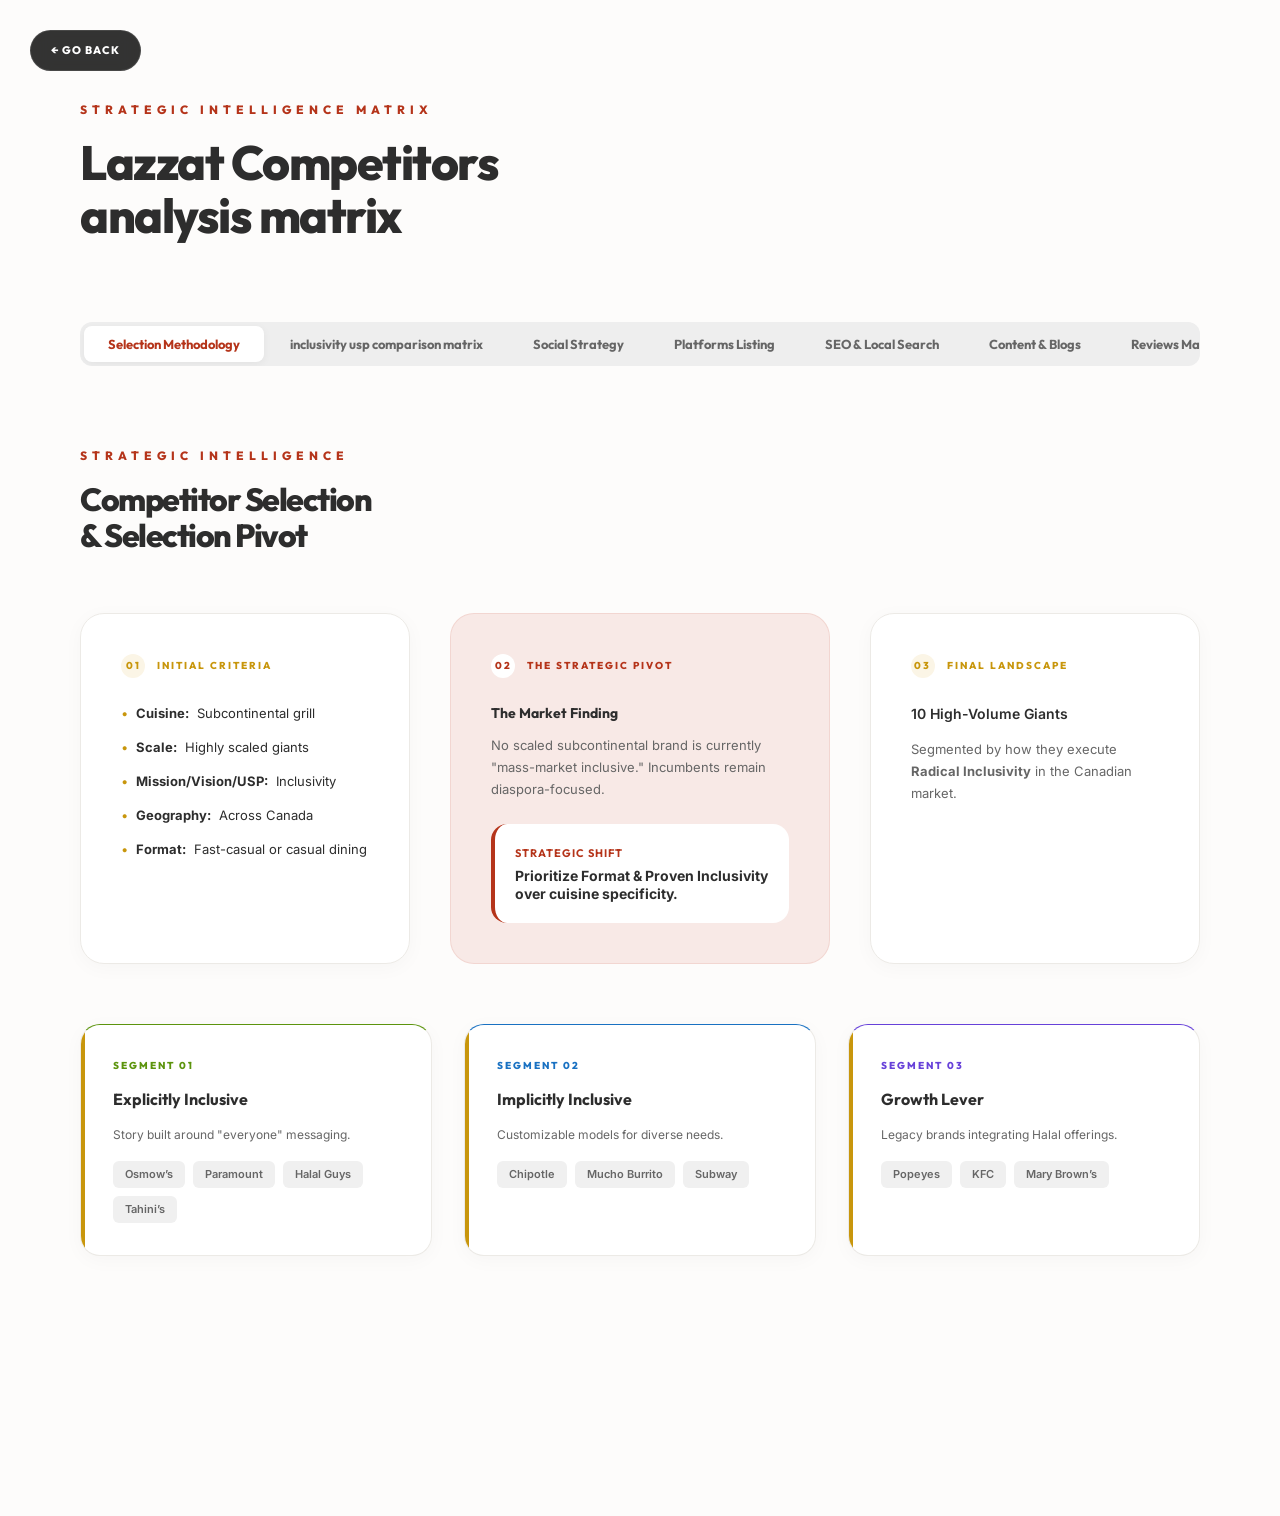
<file: competitor-analysis.html>
<!DOCTYPE html>
<html lang="en">
<head>
<meta charset="UTF-8">
<meta name="viewport" content="width=device-width, initial-scale=1.0">
<title>Lazzat — Competitive Intelligence Matrix</title>
<link rel="icon" href="/favicon.svg" type="image/svg+xml">
<link rel="apple-touch-icon" href="/favicon.svg">
<link rel="preconnect" href="https://fonts.googleapis.com">
<link rel="preconnect" href="https://fonts.gstatic.com" crossorigin>
<link href="https://fonts.googleapis.com/css2?family=Inter:wght@300;400;500;600&family=Outfit:wght@300;400;500;600;700;800&display=swap" rel="stylesheet">
<link rel="stylesheet" href="responsive.css">
<style>
  :root {
    --bg: #fdfcfb;
    --text: #2d2d2d;
    --text-muted: #666;
    --accent: #b5341a;
    --accent-soft: #f8e9e6;
    --gold: #c8960c;
    --gold-soft: #fbf5e6;
    --border: #eceae6;
    --sidebar-bg: #111;
    --white: #ffffff;
    --shadow: 0 4px 20px rgba(0,0,0,0.03);
    
    --red-pill: #fff5f5;
    --red-text: #c92a2a;
    --orange-pill: #fff9db;
    --orange-text: #e67700;
    --green-pill: #f4fce3;
    --green-text: #5c940d;
    --blue-pill: #e7f5ff;
    --blue-text: #1971c2;
    --purple-pill: #f3f0ff;
    --purple-text: #6741d9;
    --grey-text: #666;

    /* Takeaways tab design tokens */
    --color-text-primary: #2d2d2d;
    --color-text-secondary: #666;
    --color-text-tertiary: #999;
    --color-background-primary: #ffffff;
    --color-background-secondary: #f9f8f6;
    --color-background-success: #f4fce3;
    --color-background-danger: #fff5f5;
    --color-background-info: #e7f5ff;
    --color-background-warning: #fff9db;
    --color-text-success: #5c940d;
    --color-text-danger: #c92a2a;
    --color-text-info: #1971c2;
    --color-text-warning: #e67700;
    --color-border-secondary: #ddd;
    --color-border-tertiary: #eceae6;
    --border-radius-lg: 16px;
    --border-radius-md: 8px;
  }

  * { margin: 0; padding: 0; box-sizing: border-box; }
  body { 
    font-family: 'Inter', -apple-system, sans-serif; 
    background: var(--bg); 
    color: var(--text); 
    font-size: 14px; 
    line-height: 1.7; 
    -webkit-font-smoothing: antialiased;
  }

  /* ── SIDEBAR ── */
  .sidebar { 
    position: fixed; top: 0; left: 0; width: 280px; height: 100vh; 
    background: var(--sidebar-bg); color: #fff; 
    padding: 60px 40px; z-index: 100;
  }
  .logo-tag { font-family: 'Outfit', sans-serif; font-size: 10px; letter-spacing: 3px; color: var(--gold); text-transform: uppercase; margin-bottom: 8px; font-weight: 700; }
  .logo-name { font-family: 'Outfit', sans-serif; font-size: 28px; color: #fff; font-weight: 800; letter-spacing: 2px; line-height: 1; }
  
  .nav-label { font-size: 10px; letter-spacing: 2px; text-transform: uppercase; color: #444; margin-top: 60px; margin-bottom: 20px; font-weight: 700; }
  .nav-item { color: #888; font-size: 12px; margin-bottom: 16px; display: block; text-decoration: none; font-weight: 500; transition: color 0.3s; }
  .nav-item:hover { color: #fff; }
  .nav-item.active { color: var(--gold); font-weight: 700; }

  /* ── MAIN ── */
  .main { max-width: 1400px; margin: 0 auto; padding: 100px 80px; min-height: 100vh; }

  .header { margin-bottom: 80px; }
  .eyebrow { font-family: 'Outfit', sans-serif; font-size: 12px; letter-spacing: 5px; color: var(--accent); text-transform: uppercase; margin-bottom: 16px; font-weight: 800; }
  .title { font-family: 'Outfit', sans-serif; font-size: 48px; font-weight: 800; color: var(--text); line-height: 1.1; margin-bottom: 24px; letter-spacing: -1.5px; }
  .meta { font-size: 14px; color: var(--text-muted); font-weight: 500; display: flex; gap: 24px; }

  /* ── MATRIX TABLE ── */
  .matrix-wrap { background: #fff; border: 1px solid var(--border); border-radius: 16px; overflow: hidden; box-shadow: var(--shadow); margin-bottom: 80px; }
  .matrix-scroll { overflow-x: auto; }
  table { width: 100%; border-collapse: collapse; font-size: 13px; min-width: 1200px; }
  th { background: #f9f8f6; color: var(--text); padding: 20px 24px; text-align: left; font-weight: 700; font-size: 10px; text-transform: uppercase; letter-spacing: 1.5px; border-bottom: 1px solid var(--border); }
  td { padding: 20px 24px; border-bottom: 1px solid var(--border); vertical-align: top; color: var(--text-muted); line-height: 1.6; }
  tr:last-child td { border-bottom: none; }
  tr:hover td { background: #fdfcfb; }

  .brand-name { font-family: 'Outfit', sans-serif; font-weight: 800; color: var(--text); font-size: 15px; }
  .usp-text { font-size: 13px; color: var(--text-muted); font-weight: 400; max-width: 280px; }

  .pill { display: inline-block; padding: 4px 10px; border-radius: 4px; font-size: 9px; font-weight: 800; text-transform: uppercase; letter-spacing: 1px; }
  .pill.explicit { background: var(--green-pill); color: var(--green-text); }
  .pill.implicit { background: var(--blue-pill); color: var(--blue-text); }
  .pill.emerging { background: var(--orange-pill); color: var(--orange-text); }
  
  .pill.highest { background: var(--red-pill); color: var(--red-text); }
  .pill.high { background: var(--red-pill); color: var(--red-text); }
  .pill.medium { background: var(--orange-pill); color: var(--orange-text); }

  /* ── TAKEAWAYS ── */
  .section-title { font-family: 'Outfit', sans-serif; font-size: 24px; font-weight: 700; color: var(--text); margin-bottom: 40px; display: flex; align-items: center; gap: 16px; }
  .section-title span { width: 40px; height: 1px; background: var(--gold); }

  .grid-3 { display: grid; grid-template-columns: repeat(auto-fit, minmax(300px, 1fr)); gap: 32px; margin-bottom: 80px; }
  .takeaway-card { background: #fff; padding: 32px; border-radius: 20px; border: 1px solid var(--border); box-shadow: var(--shadow); position: relative; overflow: hidden; }
  .takeaway-card::before { content: ""; position: absolute; top: 0; left: 0; width: 4px; height: 100%; background: var(--gold); }
  .takeaway-label { font-family: 'Outfit', sans-serif; font-size: 10px; font-weight: 800; color: var(--gold); text-transform: uppercase; letter-spacing: 2px; margin-bottom: 12px; display: block; }
  .takeaway-title { font-family: 'Outfit', sans-serif; font-size: 16px; font-weight: 700; color: var(--text); margin-bottom: 12px; }
  .takeaway-list { list-style: none; }
  .takeaway-list li { font-size: 14px; color: var(--text-muted); margin-bottom: 8px; display: flex; align-items: flex-start; gap: 10px; }
  .takeaway-list li::before { content: "•"; color: var(--gold); font-weight: 800; }

  /* ── UNIQUE COMBINATION ── */
  .unique-box { background: var(--sidebar-bg); border-radius: 24px; padding: 60px; color: #fff; margin-bottom: 40px; position: relative; overflow: hidden; }
  .unique-box .eyebrow { color: var(--gold); opacity: 0.8; }
  .unique-box .title { color: #fff; font-size: 36px; margin-bottom: 32px; }
  .unique-grid { display: grid; grid-template-columns: repeat(3, 1fr); gap: 40px; }
  .unique-item { border-left: 1px solid rgba(255,255,255,0.1); padding-left: 24px; }
  .unique-item h4 { font-family: 'Outfit', sans-serif; font-size: 11px; color: var(--gold); text-transform: uppercase; letter-spacing: 2px; margin-bottom: 8px; }
  .unique-item p { font-size: 15px; color: #999; font-weight: 500; }

  /* ── SUMMARY CALLOUT ── */
  .summary-callout { background: var(--accent-soft); border: 1px solid rgba(181, 52, 26, 0.1); border-radius: 100px; padding: 24px 60px; text-align: center; }
  .summary-text { font-family: 'Outfit', sans-serif; font-size: 20px; font-weight: 700; color: var(--accent); letter-spacing: -0.5px; }

  @media (max-width: 1000px) {
    .main { padding: 70px 20px 40px; }
    .title { font-size: 32px; }
    .header { margin-bottom: 40px; }
    .unique-grid { grid-template-columns: 1fr; gap: 32px; }
    .unique-box { padding: 32px 24px; }
    .unique-box .title { font-size: 26px; }
    .summary-callout { border-radius: 24px; padding: 24px 20px; }
    .summary-text { font-size: 16px; }
    .grid-3 { grid-template-columns: 1fr; gap: 20px; margin-bottom: 40px; }
    .card-grid { grid-template-columns: 1fr; }
    .takeaway-card { padding: 24px; }
    .hero-takeaway { padding: 1.5rem; }
    .hero-takeaway h2 { font-size: 22px; }
    .section-title { font-size: 20px; margin-bottom: 24px; }
    .tab-btn { font-size: 11px; padding: 8px 14px; }
  }

  @media (max-width: 600px) {
    .main { padding: 60px 16px 32px; }
    .title { font-size: 26px; letter-spacing: -0.5px; }
    .eyebrow { letter-spacing: 2px; font-size: 10px; }
    .meta { flex-direction: column; gap: 8px; }
    th, td { padding: 12px 14px; font-size: 11px; }
    .card-takeaway { padding: 1.25rem; }
    .card-takeaway h3 { font-size: 16px; }
    .action-row { grid-template-columns: 1fr; }
  }

  /* ── TABS ── */
  .tab-bar {
    display: flex; gap: 2px; background: #eee; padding: 4px; border-radius: 12px;
    margin-bottom: 40px; width: 100%; max-width: 100%;
    overflow-x: auto; flex-wrap: nowrap; -webkit-overflow-scrolling: touch;
    scrollbar-width: none;
  }
  .tab-bar::-webkit-scrollbar { display: none; }
  .tab-btn { padding: 10px 24px; border: none; background: transparent; cursor: pointer; border-radius: 8px; font-family: 'Outfit', sans-serif; font-size: 13px; font-weight: 700; color: var(--text-muted); transition: all 0.3s; flex-shrink: 0; white-space: nowrap; }
  .tab-btn:hover { color: var(--text); }
  .tab-btn.active { background: #fff; color: var(--accent); box-shadow: 0 2px 8px rgba(0,0,0,0.05); }

  .tab-content { display: none; }
  .tab-content.active { display: block; animation: fadeIn 0.4s ease; }

  @keyframes fadeIn { from { opacity: 0; transform: translateY(10px); } to { opacity: 1; transform: translateY(0); } }

  /* ── TAGS ── */
  .tag { display: inline-block; padding: 4px 12px; border-radius: 6px; font-size: 11px; font-weight: 600; }
  .tag-grey { background: #f0f0f0; color: #666; }

  /* ── TAKEAWAYS TAB STYLES ── */
  .wrap-takeaways { padding: 1.5rem 0; font-size: 14px; color: var(--color-text-primary); }
  .section-label { font-size: 11px; font-weight: 700; color: var(--color-text-tertiary); letter-spacing: 0.08em; text-transform: uppercase; margin: 4rem 0 1.5rem; border-bottom: 1px solid var(--border); padding-bottom: 8px; }
  .section-label:first-child { margin-top: 0; }
  .card-grid { display: grid; grid-template-columns: repeat(auto-fit, minmax(300px, 1fr)); gap: 24px; }
  .card-takeaway { background: var(--color-background-primary); border: 1px solid var(--color-border-tertiary); border-radius: var(--border-radius-lg); padding: 2rem; border-left: 6px solid transparent; transition: transform 0.2s; }
  .card-takeaway:hover { transform: translateY(-4px); box-shadow: var(--shadow); }
  .card-takeaway.gold { border-left-color: #BA7517; }
  .card-takeaway.coral { border-left-color: #D85A30; }
  .card-takeaway.teal { border-left-color: #1D9E75; }
  .card-takeaway.blue { border-left-color: #378ADD; }
  .card-takeaway.purple { border-left-color: #7F77DD; }
  .card-takeaway h3 { font-size: 18px; font-weight: 700; margin: 0 0 12px; color: var(--color-text-primary); font-family: 'Outfit'; }
  .card-takeaway p { font-size: 14px; color: var(--color-text-secondary); margin: 0; line-height: 1.6; }
  .card-takeaway .tag-status { display: inline-block; font-size: 10px; font-weight: 800; padding: 4px 10px; border-radius: 4px; margin-bottom: 16px; text-transform: uppercase; letter-spacing: 1px; }
  .tag-opp { background: var(--color-background-success); color: var(--color-text-success); }
  .tag-risk { background: var(--color-background-danger); color: var(--color-text-danger); }
  .tag-act { background: var(--color-background-info); color: var(--color-text-info); }
  .tag-warn { background: var(--color-background-warning); color: var(--color-text-warning); }
  .hero-takeaway { background: var(--sidebar-bg); color: #fff; border-radius: var(--border-radius-lg); padding: 3rem; margin-bottom: 3rem; position: relative; overflow: hidden; }
  .hero-takeaway h2 { font-size: 28px; font-weight: 700; margin: 0 0 12px; font-family: 'Outfit'; color: var(--gold); }
  .hero-takeaway p { font-size: 16px; color: #aaa; margin: 0; line-height: 1.6; max-width: 800px; }
  .action-row { display: grid; grid-template-columns: repeat(auto-fit, minmax(200px, 1fr)); gap: 16px; }
  .action-box { background: var(--color-background-secondary); border-radius: var(--border-radius-md); padding: 1.5rem; border: 1px solid var(--border); }
  .action-box span { font-size: 10px; font-weight: 800; color: var(--color-text-tertiary); display: block; margin-bottom: 8px; text-transform: uppercase; letter-spacing: 0.1em; }
  .action-box p { font-size: 13px; color: var(--color-text-primary); margin: 0; line-height: 1.5; font-weight: 600; }
  button.ask { background: transparent; border: 1px solid var(--color-border-secondary); border-radius: var(--border-radius-md); padding: 8px 16px; font-size: 12px; color: var(--color-text-secondary); cursor: pointer; margin-top: 16px; font-family: 'Outfit'; font-weight: 600; }
  button.ask:hover { background: #f0f0f0; border-color: var(--text); color: var(--text); }
  
  .back-btn {
    position: fixed; top: 30px; left: 30px;
    background: rgba(0,0,0,0.8);
    color: #fff; text-decoration: none;
    padding: 10px 20px; border-radius: 100px;
    font-size: 11px; font-weight: 800;
    letter-spacing: 1px; text-transform: uppercase;
    z-index: 1000; backdrop-filter: blur(10px);
    border: 1px solid rgba(255,255,255,0.1);
    font-family: 'Outfit';
  }
  .back-btn:hover { background: #000; }
</style>
</head>
<body class="has-fixed-back">

<a href="index.html#s9" class="back-btn fixed-back">← Go Back</a>

<main class="main">

  <header class="header">
    <div class="eyebrow">Strategic Intelligence Matrix</div>
    <h1 class="title">Lazzat Competitors<br>analysis matrix</h1>
  </header>

  <!-- TAB NAVIGATION -->
  <div class="tab-bar">
    <button class="tab-btn active" onclick="switchTab(event, 'selection')">Selection Methodology</button>
    <button class="tab-btn" onclick="switchTab(event, 'matrix')">inclusivity usp comparison matrix</button>
    <button class="tab-btn" onclick="switchTab(event, 'social')">Social Strategy</button>
    <button class="tab-btn" onclick="switchTab(event, 'platforms')">Platforms Listing</button>
    <button class="tab-btn" onclick="switchTab(event, 'seo')">SEO & Local Search</button>
    <button class="tab-btn" onclick="switchTab(event, 'blog')">Content & Blogs</button>
    <button class="tab-btn" onclick="switchTab(event, 'reviews')">Reviews Management</button>
    <button class="tab-btn" onclick="switchTab(event, 'retention')">Retention Strategies</button>
    <button class="tab-btn" onclick="switchTab(event, 'takeaways')">Key Takeaways</button>
  </div>

  <!-- TAB 00: SELECTION METHODOLOGY -->
  <div id="selection" class="tab-content active">
    <section class="section" style="padding-top: 40px; padding-bottom: 80px;">
      <div class="eyebrow">Strategic Intelligence</div>
      <h2 class="title" style="margin-bottom: 60px; font-size: 32px;">Competitor Selection<br>& Selection Pivot</h2>

      <!-- FLOW ROW -->
      <div style="display: flex; gap: 40px; margin-bottom: 60px; position: relative;">
        <!-- STEP 1 -->
        <div style="flex: 1; padding: 40px; background: #fff; border: 1px solid var(--border); border-radius: 24px; box-shadow: var(--shadow);">
          <div style="font-family: 'Outfit', sans-serif; font-size: 10px; font-weight: 800; color: var(--gold); letter-spacing: 2px; text-transform: uppercase; margin-bottom: 24px; display: flex; align-items: center; gap: 12px;">
            <span style="width: 24px; height: 24px; border-radius: 50%; background: var(--gold-soft); color: var(--gold); display: flex; align-items: center; justify-content: center; font-size: 10px;">01</span>
            Initial Criteria
          </div>
          <ul style="list-style: none;">
            <li style="font-size: 13px; margin-bottom: 12px; display: flex; align-items: center; gap: 8px;"><span style="color: var(--gold);">•</span> <strong>Cuisine:</strong> Subcontinental grill</li>
            <li style="font-size: 13px; margin-bottom: 12px; display: flex; align-items: center; gap: 8px;"><span style="color: var(--gold);">•</span> <strong>Scale:</strong> Highly scaled giants</li>
            <li style="font-size: 13px; margin-bottom: 12px; display: flex; align-items: center; gap: 8px;"><span style="color: var(--gold);">•</span> <strong>Mission/Vision/USP:</strong> Inclusivity</li>
            <li style="font-size: 13px; margin-bottom: 12px; display: flex; align-items: center; gap: 8px;"><span style="color: var(--gold);">•</span> <strong>Geography:</strong> Across Canada</li>
            <li style="font-size: 13px; margin-bottom: 12px; display: flex; align-items: center; gap: 8px;"><span style="color: var(--gold);">•</span> <strong>Format:</strong> Fast-casual or casual dining</li>
          </ul>
        </div>

        <!-- STEP 2: THE PIVOT -->
        <div style="flex: 1.2; padding: 40px; background: var(--accent-soft); border: 1px solid rgba(181, 52, 26, 0.1); border-radius: 24px; position: relative;">
          <div style="font-family: 'Outfit', sans-serif; font-size: 10px; font-weight: 800; color: var(--accent); letter-spacing: 2px; text-transform: uppercase; margin-bottom: 24px; display: flex; align-items: center; gap: 12px;">
            <span style="width: 24px; height: 24px; border-radius: 50%; background: #fff; color: var(--accent); display: flex; align-items: center; justify-content: center; font-size: 10px;">02</span>
            The Strategic Pivot
          </div>
          <div style="margin-bottom: 24px;">
            <h4 style="font-family: 'Outfit', sans-serif; font-size: 14px; color: var(--text); margin-bottom: 8px;">The Market Finding</h4>
            <p style="font-size: 13px; color: var(--text-muted);">No scaled subcontinental brand is currently "mass-market inclusive." Incumbents remain diaspora-focused.</p>
          </div>
          <div style="padding: 20px; background: #fff; border-radius: 16px; border-left: 4px solid var(--accent);">
            <h4 style="font-family: 'Outfit', sans-serif; font-size: 11px; color: var(--accent); text-transform: uppercase; letter-spacing: 1px; margin-bottom: 4px;">Strategic Shift</h4>
            <p style="font-size: 14px; font-weight: 700; color: var(--text); line-height: 1.3;">Prioritize <strong>Format & Proven Inclusivity</strong> over cuisine specificity.</p>
          </div>
        </div>

        <!-- STEP 3 -->
        <div style="flex: 1; padding: 40px; background: #fff; border: 1px solid var(--border); border-radius: 24px; box-shadow: var(--shadow);">
          <div style="font-family: 'Outfit', sans-serif; font-size: 10px; font-weight: 800; color: var(--gold); letter-spacing: 2px; text-transform: uppercase; margin-bottom: 24px; display: flex; align-items: center; gap: 12px;">
            <span style="width: 24px; height: 24px; border-radius: 50%; background: var(--gold-soft); color: var(--gold); display: flex; align-items: center; justify-content: center; font-size: 10px;">03</span>
            Final Landscape
          </div>
          <p style="font-size: 14px; color: var(--text); font-weight: 600; margin-bottom: 12px;">10 High-Volume Giants</p>
          <p style="font-size: 13px; color: var(--text-muted);">Segmented by how they execute <strong>Radical Inclusivity</strong> in the Canadian market.</p>
        </div>
      </div>

      <!-- SEGMENTATION ROW -->
      <div class="grid-3">
        <div class="takeaway-card" style="border-top-color: var(--green-text);">
          <span class="takeaway-label" style="color: var(--green-text);">Segment 01</span>
          <h3 class="takeaway-title">Explicitly Inclusive</h3>
          <p style="font-size: 12px; color: var(--text-muted); margin-bottom: 16px;">Story built around "everyone" messaging.</p>
          <div style="display: flex; flex-wrap: wrap; gap: 8px;">
            <span class="tag tag-grey">Osmow’s</span><span class="tag tag-grey">Paramount</span><span class="tag tag-grey">Halal Guys</span><span class="tag tag-grey">Tahini’s</span>
          </div>
        </div>
        <div class="takeaway-card" style="border-top-color: var(--blue-text);">
          <span class="takeaway-label" style="color: var(--blue-text);">Segment 02</span>
          <h3 class="takeaway-title">Implicitly Inclusive</h3>
          <p style="font-size: 12px; color: var(--text-muted); margin-bottom: 16px;">Customizable models for diverse needs.</p>
          <div style="display: flex; flex-wrap: wrap; gap: 8px;">
            <span class="tag tag-grey">Chipotle</span><span class="tag tag-grey">Mucho Burrito</span><span class="tag tag-grey">Subway</span>
          </div>
        </div>
        <div class="takeaway-card" style="border-top-color: var(--purple-text);">
          <span class="takeaway-label" style="color: var(--purple-text);">Segment 03</span>
          <h3 class="takeaway-title">Growth Lever</h3>
          <p style="font-size: 12px; color: var(--text-muted); margin-bottom: 16px;">Legacy brands integrating Halal offerings.</p>
          <div style="display: flex; flex-wrap: wrap; gap: 8px;">
            <span class="tag tag-grey">Popeyes</span><span class="tag tag-grey">KFC</span><span class="tag tag-grey">Mary Brown’s</span>
          </div>
        </div>
      </div>
    </section>
  </div>

  <!-- TAB 01: INCLUSIVITY USP COMPARISON MATRIX -->
  <div id="matrix" class="tab-content">
    <div class="matrix-wrap">
      <div class="matrix-scroll">
        <table>
        <thead>
          <tr>
            <th>Brand</th>
            <th>Core USP (Mission/Vision)</th>
            <th>Inclusivity</th>
            <th>Proof (Menu, Dietary, Cultural)</th>
            <th>Locations</th>
            <th>Target Audience</th>
            <th>Threat</th>
            <th>Key Gap vs Lazzat</th>
          </tr>
        </thead>
        <tbody>
          <tr>
            <td><div class="brand-name">Osmow's Shawarma</div></td>
            <td><div class="usp-text">Canada’s #1 halal QSR built for universal cravings</div></td>
            <td><span class="pill explicit">Explicit</span></td>
            <td>Fully halal, chicken/beef, wraps & bowls, late-night</td>
            <td><strong>230+</strong></td>
            <td>All Canadians, cross-community</td>
            <td><span class="pill highest">Highest</span></td>
            <td>No premium experience, limited cuisine depth</td>
          </tr>
          <tr>
            <td><div class="brand-name">Paramount Fine Foods</div></td>
            <td><div class="usp-text">Premium Lebanese grill positioned for everyone</div></td>
            <td><span class="pill explicit">Explicit</span></td>
            <td>Halal meats, grilled variety, family platters, dine-in</td>
            <td><strong>70+</strong></td>
            <td>Multicultural families, celebrations</td>
            <td><span class="pill highest">Highest</span></td>
            <td>Still culturally anchored, not fully universal</td>
          </tr>
          <tr>
            <td><div class="brand-name">The Halal Guys</div></td>
            <td><div class="usp-text">“The brand is everyone” – simplified halal street food</div></td>
            <td><span class="pill explicit">Explicit</span></td>
            <td>100% halal, chicken, beef gyro, falafel</td>
            <td><strong>10+</strong></td>
            <td>Urban multicultural millennials</td>
            <td><span class="pill high">High</span></td>
            <td>Extremely limited menu variety</td>
          </tr>
          <tr>
            <td><div class="brand-name">Mucho Burrito</div></td>
            <td><div class="usp-text">Customizable Mexican fast-casual for diverse Canadians</div></td>
            <td><span class="pill implicit">Implicit</span></td>
            <td>Veg, chicken, beef, plant-based options (no halal)</td>
            <td><strong>145+</strong></td>
            <td>Diverse suburban Canadians</td>
            <td><span class="pill medium">Medium</span></td>
            <td>No halal → excludes key Brampton audience</td>
          </tr>
          <tr>
            <td><div class="brand-name">Chipotle Canada</div></td>
            <td><div class="usp-text">Grill culture made universal through simplicity</div></td>
            <td><span class="pill implicit">Implicit</span></td>
            <td>Veg, vegan, chicken, beef, dairy-free (no halal)</td>
            <td><strong>25+</strong></td>
            <td>Mainstream GTA, health-conscious</td>
            <td><span class="pill high">High</span></td>
            <td>No halal + lacks cultural depth</td>
          </tr>
          <tr>
            <td><div class="brand-name">Mary Brown’s</div></td>
            <td><div class="usp-text">Canada’s largest homegrown chicken chain</div></td>
            <td><span class="pill emerging">Emerging</span></td>
            <td>Chicken menu, halal at select locations</td>
            <td><strong>200+</strong></td>
            <td>Multicultural pivot in GTA/Brampton</td>
            <td><span class="pill medium">Medium</span></td>
            <td>Weak identity, limited inclusivity narrative</td>
          </tr>
          <tr>
            <td><div class="brand-name">Popeyes Canada</div></td>
            <td><div class="usp-text">Global QSR leveraging halal for mass reach</div></td>
            <td><span class="pill implicit">Implicit</span></td>
            <td>Halal at select locations, chicken-focused menu</td>
            <td><strong>200+</strong></td>
            <td>All communities via halal certification</td>
            <td><span class="pill high">High</span></td>
            <td>One-dimensional menu (fried chicken only)</td>
          </tr>
          <tr>
            <td><div class="brand-name">Tahini’s Restaurant</div></td>
            <td><div class="usp-text">Middle Eastern fast-casual designed for non-Arab diners</div></td>
            <td><span class="pill explicit">Explicit</span></td>
            <td>Halal proteins, vegan options, customizable bowls</td>
            <td><strong>30+</strong></td>
            <td>Multicultural millennials, GTA</td>
            <td><span class="pill high">High</span></td>
            <td>Less menu diversity vs subcontinental cuisine</td>
          </tr>
          <tr>
            <td><div class="brand-name">Subway Canada</div></td>
            <td><div class="usp-text">Customizable meals for every community</div></td>
            <td><span class="pill implicit">Implicit</span></td>
            <td>Halal options, veg, no-beef, full customization</td>
            <td><strong>3,000+</strong></td>
            <td>Price-sensitive cross-community</td>
            <td><span class="pill medium">Medium</span></td>
            <td>No cultural identity or experience</td>
          </tr>
          <tr>
            <td><div class="brand-name">KFC Canada</div></td>
            <td><div class="usp-text">Global QSR with halal certification for diverse groups</div></td>
            <td><span class="pill implicit">Implicit</span></td>
            <td>Halal at select locations, chicken-based menu</td>
            <td><strong>700+</strong></td>
            <td>South Asian, Arab, African, Caribbean</td>
            <td><span class="pill medium">Medium</span></td>
            <td>No variety, no experiential dining</td>
          </tr>
        </tbody>
      </table>
    </div>
  </div>

  <h2 class="section-title"><span></span> What This Matrix Clearly Shows</h2>
  
  <div class="grid-3">
    <div class="takeaway-card">
      <span class="takeaway-label">Category A</span>
      <h3 class="takeaway-title">Explicit Inclusivity Leaders</h3>
      <ul class="takeaway-list">
        <li>Osmow’s Shawarma</li>
        <li>Paramount Fine Foods</li>
        <li>The Halal Guys</li>
        <li>Tahini’s Restaurant</li>
      </ul>
    </div>
    <div class="takeaway-card">
      <span class="takeaway-label">Category B</span>
      <h3 class="takeaway-title">Functional Inclusivity</h3>
      <p style="font-size:12px; color:var(--text-muted); margin-bottom:12px;">(via customization, not identity)</p>
      <ul class="takeaway-list">
        <li>Chipotle Canada</li>
        <li>Subway Canada</li>
        <li>Mucho Burrito</li>
      </ul>
    </div>
    <div class="takeaway-card">
      <span class="takeaway-label">Category C</span>
      <h3 class="takeaway-title">Halal as a Growth Lever</h3>
      <p style="font-size:12px; color:var(--text-muted); margin-bottom:12px;">(not identity)</p>
      <ul class="takeaway-list">
        <li>Popeyes Canada</li>
        <li>KFC Canada</li>
        <li>Mary Brown’s</li>
      </ul>
    </div>
  </div>

  <div class="summary-callout">
    <div class="summary-text">
      “Competitors are either inclusive by function or cultural by identity—Lazzat is the only brand positioned to own both at the same time.”
    </div>
  </div>
</div> <!-- END MATRIX TAB -->

  <!-- TAB 02: SOCIAL STRATEGY -->
  <div id="social" class="tab-content">
    
    <!-- DATA TABLE FIRST -->
    <h2 class="section-title"><span></span> Detailed Competitor Social Breakdown</h2>
    <div class="matrix-wrap" style="margin-bottom: 80px;">
      <div class="matrix-scroll">
        <table>
          <thead>
            <tr>
              <th>Competitor</th>
              <th>Strategic Category</th>
              <th>Primary Platforms</th>
              <th>Core Content Pillars</th>
              <th>Formats & Style</th>
              <th>Cadence & Peak Times</th>
            </tr>
          </thead>
          <tbody>
            <tr>
              <td><div class="brand-name">Tahini’s</div></td>
              <td><span class="pill explicit">Explicitly Inclusive</span></td>
              <td>TikTok, IG, YT, FB</td>
              <td>Meme culture, "Eat Unbland", rapid trends, BTS prep</td>
              <td>Lo-fi short-form video (15-30s), creator POV, skits</td>
              <td><strong>1-2x Daily</strong><br><span style="font-size:11px; color:var(--text-muted);">12 PM, 7-9 PM</span></td>
            </tr>
            <tr>
              <td><div class="brand-name">Osmow’s</div></td>
              <td><span class="pill explicit">Explicitly Inclusive</span></td>
              <td>IG, FB, TikTok, YT</td>
              <td>Modern Mediterranean, sports culture, community, product</td>
              <td>High-production video, dynamic graphics, localized ads</td>
              <td><strong>4-5x Weekly</strong><br><span style="font-size:11px; color:var(--text-muted);">11:30 AM, 5:00 PM</span></td>
            </tr>
            <tr>
              <td><div class="brand-name">Paramount</div></td>
              <td><span class="pill explicit">Explicitly Inclusive</span></td>
              <td>IG, FB, LinkedIn</td>
              <td>Heritage, premium ingredients, family, founder philanthropy</td>
              <td>Pro food photography, video storytelling, corporate PR</td>
              <td><strong>3-4x Weekly</strong><br><span style="font-size:11px; color:var(--text-muted);">12:00 PM, 6:00 PM</span></td>
            </tr>
            <tr>
              <td><div class="brand-name">The Halal Guys</div></td>
              <td><span class="pill explicit">Explicitly Inclusive</span></td>
              <td>IG, FB, TikTok</td>
              <td>"White Sauce" cult, NY street roots, menu hacks</td>
              <td>UGC reposts, ASMR assembly, vibrant carousels</td>
              <td><strong>Daily</strong><br><span style="font-size:11px; color:var(--text-muted);">11:30 AM, 9-11 PM</span></td>
            </tr>
            <tr>
              <td><div class="brand-name">Chipotle</div></td>
              <td><span class="pill implicit">Implicitly Inclusive</span></td>
              <td>TikTok, IG, X</td>
              <td>Transparency, Gen Z humor, menu hacks, employee POV</td>
              <td>"Unhinged" style, text-heavy memes, fast-paced POV</td>
              <td><strong>1-2x Daily</strong><br><span style="font-size:11px; color:var(--text-muted);">11:00 AM, 2-3 PM</span></td>
            </tr>
            <tr>
              <td><div class="brand-name">Mucho Burrito</div></td>
              <td><span class="pill implicit">Implicitly Inclusive</span></td>
              <td>IG, FB, TikTok</td>
              <td>Flavor exploration, freshness, customization, LTOs</td>
              <td>Bright graphics, stop-motion animation, short prep clips</td>
              <td><strong>3-4x Weekly</strong><br><span style="font-size:11px; color:var(--text-muted);">10:30 AM, 4:30 PM</span></td>
            </tr>
            <tr>
              <td><div class="brand-name">Subway (Halal)</div></td>
              <td><span class="pill implicit">Implicitly Inclusive</span></td>
              <td>IG, FB, TikTok, YT</td>
              <td>Value/promos, athlete partnerships, localized menus</td>
              <td>Celeb endorsements, static promos, interactive IG Stories</td>
              <td><strong>Daily</strong><br><span style="font-size:11px; color:var(--text-muted);">8:00 AM, 11:00 AM</span></td>
            </tr>
            <tr>
              <td><div class="brand-name">Mary Brown’s</div></td>
              <td><span class="pill emerging">Inclusivity as Growth</span></td>
              <td>IG, FB, TikTok</td>
              <td>Canadian heritage, Halal offerings, local support</td>
              <td>Comfort-food closeups, influencer taste tests, event recaps</td>
              <td><strong>4-5x Weekly</strong><br><span style="font-size:11px; color:var(--text-muted);">11:30 AM</span></td>
            </tr>
            <tr>
              <td><div class="brand-name">Popeyes</div></td>
              <td><span class="pill emerging">Inclusivity as Growth</span></td>
              <td>IG, TikTok, FB</td>
              <td>Louisiana roots, product lore, Halal access, spice culture</td>
              <td>High-saturation food porn, ASMR crunch, foodie drops</td>
              <td><strong>3-5x Weekly</strong><br><span style="font-size:11px; color:var(--text-muted);">11:00 AM, 5:00 PM</span></td>
            </tr>
            <tr>
              <td><div class="brand-name">KFC (Halal)</div></td>
              <td><span class="pill emerging">Inclusivity as Growth</span></td>
              <td>IG, TikTok, FB, X</td>
              <td>Nostalgia/Colonel, value buckets, gaming, Halal availability</td>
              <td>Gaming crossovers, edgy humor (X), high-budget shoots</td>
              <td><strong>Daily</strong><br><span style="font-size:11px; color:var(--text-muted);">3:00-6:00 PM</span></td>
            </tr>
          </tbody>
        </table>
      </div>
    </div>

    <!-- SUMMARY & BREAKDOWN FOLLOWS -->
    <div class="eyebrow">Engagement Intelligence</div>
    <h2 class="title" style="font-size: 32px; margin-bottom: 60px;">Executive Summary:<br>Social Media Competitive Landscape</h2>

    <div class="grid-3" style="margin-bottom: 60px;">
      <div class="takeaway-card" style="grid-column: span 1; border-top-color: var(--gold);">
        <span class="takeaway-label">01. Platform Dominance</span>
        <h3 class="takeaway-title">Video is Non-Negotiable</h3>
        <p style="font-size: 13px; color: var(--text-muted); margin-bottom: 16px;">Short-form video (TikTok/Reels) is the primary engine. Static feeds are obsolete.</p>
        <div style="display: flex; gap: 8px;">
          <span class="tag tag-grey">TikTok/IG: Primary</span>
          <span class="tag tag-grey">FB: Utility/Ads</span>
          <span class="tag tag-grey">X/LinkedIn: Niche</span>
        </div>
      </div>

      <div class="takeaway-card" style="grid-column: span 2; border-top-color: var(--accent);">
        <span class="takeaway-label">02. Content Trends</span>
        <h3 class="takeaway-title">The "Crave & Culture" Playbook</h3>
        <div style="display: grid; grid-template-columns: 1fr 1fr 1fr; gap: 20px; margin-top: 16px;">
          <div>
            <h4 style="font-size: 11px; text-transform: uppercase; color: var(--text); margin-bottom: 8px;">Creator Humor</h4>
            <p style="font-size: 12px; color: var(--text-muted);">Meme culture & lo-fi POV videos (Tahini’s, Chipotle).</p>
          </div>
          <div>
            <h4 style="font-size: 11px; text-transform: uppercase; color: var(--text); margin-bottom: 8px;">Sensory Marketing</h4>
            <p style="font-size: 12px; color: var(--text-muted);">ASMR & high-saturation "Food Porn" (Popeyes, Halal Guys).</p>
          </div>
          <div>
            <h4 style="font-size: 11px; text-transform: uppercase; color: var(--text); margin-bottom: 8px;">Heritage Blending</h4>
            <p style="font-size: 12px; color: var(--text-muted);">Cultural roots + mainstream sports/philanthropy (Osmow’s).</p>
          </div>
        </div>
      </div>
    </div>

    <div style="background: #fff; padding: 40px; border-radius: 24px; border: 1px solid var(--border); margin-bottom: 60px;">
      <div class="takeaway-label">03. Cadence & Timing</div>
      <h3 class="takeaway-title" style="margin-bottom: 32px;">Physiological Posting Windows</h3>
      <div style="display: flex; gap: 20px; align-items: center;">
        <div style="flex: 1; text-align: center; padding: 24px; background: var(--bg); border-radius: 16px;">
          <div style="font-size: 18px; font-weight: 800; color: var(--text);">10:30 AM</div>
          <div style="font-size: 11px; color: var(--accent); font-weight: 700; margin-bottom: 4px;">PRE-LUNCH</div>
          <p style="font-size: 12px; color: var(--text-muted);">Intercept the mid-day decision cycle.</p>
        </div>
        <div style="width: 40px; height: 1px; background: var(--border);"></div>
        <div style="flex: 1; text-align: center; padding: 24px; background: var(--bg); border-radius: 16px;">
          <div style="font-size: 18px; font-weight: 800; color: var(--text);">4:30 PM</div>
          <div style="font-size: 11px; color: var(--accent); font-weight: 700; margin-bottom: 4px;">PRE-DINNER</div>
          <p style="font-size: 12px; color: var(--text-muted);">Capture commuters & family planning.</p>
        </div>
        <div style="width: 40px; height: 1px; background: var(--border);"></div>
        <div style="flex: 1; text-align: center; padding: 24px; background: var(--bg); border-radius: 16px;">
          <div style="font-size: 18px; font-weight: 800; color: var(--text);">9:00 PM+</div>
          <div style="font-size: 11px; color: var(--accent); font-weight: 700; margin-bottom: 4px;">LATE NIGHT</div>
          <p style="font-size: 12px; color: var(--text-muted);">Trigger high-margin craving spikes.</p>
        </div>
      </div>
    </div>

    <div style="background: var(--sidebar-bg); color: #fff; padding: 60px; border-radius: 32px; position: relative; overflow: hidden; margin-bottom: 40px;">
      <div style="position: absolute; top: 0; right: 0; padding: 20px; opacity: 0.1; font-size: 120px; font-weight: 900; line-height: 0.8; font-family: 'Outfit';">LAZZAT</div>
      <div class="takeaway-label" style="color: var(--gold);">Strategic Takeaway</div>
      <h3 class="title" style="color: #fff; font-size: 28px; margin-bottom: 24px;">Winning the Digital "Vibe"</h3>
      <p style="font-size: 16px; color: #aaa; max-width: 800px; line-height: 1.6;">
        To dominate, Lazzat must execute its <strong>inclusive mission</strong> through high-frequency, sensory-rich short-form video. The most successful competitors don’t just sell food—they sell a cultural vibe (Tahini’s humor, Osmow’s sports, Chipotle’s transparency) and time it to intercept physiological hunger cycles.
      </p>
    </div>
  </div>

  <!-- TAB 03: PLATFORMS LISTING -->
  <div id="platforms" class="tab-content">
    <div class="eyebrow">E-Commerce Ecosystem</div>
    <h2 class="title" style="font-size: 32px; margin-bottom: 60px;">Digital Platform<br>Intelligence Matrix</h2>
    
    <div class="matrix-wrap">
      <div class="matrix-scroll">
        <table>
          <thead>
            <tr>
              <th>Competitor</th>
              <th>3rd-Party Delivery</th>
              <th>Review & Local Search</th>
              <th>1st-Party Ordering</th>
              <th>Key Platform Strategy & Observations</th>
            </tr>
          </thead>
          <tbody>
            <tr>
              <td><div class="brand-name">Tahini’s</div></td>
              <td>All 3 platforms</td>
              <td>Heavy Google focus; Yelp secondary</td>
              <td>Native App (Tahini's Rewards)</td>
              <td>Uses social media virality to drive app downloads; strong local SEO optimization.</td>
            </tr>
            <tr>
              <td><div class="brand-name">Osmow’s</div></td>
              <td>All 3 platforms</td>
              <td>High review volume on Google</td>
              <td>Native App (Osmow's App)</td>
              <td>Heavily promotes 1st-party app on social media to bypass 3rd-party fees; exclusive app-only promos.</td>
            </tr>
            <tr>
              <td><div class="brand-name">Paramount</div></td>
              <td>All 3 platforms</td>
              <td>Google and TripAdvisor</td>
              <td>Web-based ordering & App</td>
              <td>Focuses on high-quality menu photography on 3rd-party apps to justify a slightly higher price point.</td>
            </tr>
            <tr>
              <td><div class="brand-name">The Halal Guys</div></td>
              <td>All 3 platforms</td>
              <td>Google, Yelp</td>
              <td>Native App (Rewards)</td>
              <td>Leverages the "Big 3" delivery apps heavily for late-night cravings (9 PM - 2 AM).</td>
            </tr>
            <tr>
              <td><div class="brand-name">Chipotle</div></td>
              <td>All 3 platforms</td>
              <td>Google (strong profiles)</td>
              <td>Dominant Native App</td>
              <td>Aggressive push toward 1st-party app for customization; frequently runs delivery fee promos.</td>
            </tr>
            <tr>
              <td><div class="brand-name">Mucho Burrito</div></td>
              <td>All 3 platforms</td>
              <td>Google</td>
              <td>Native App</td>
              <td>Uses aggregators for visibility but limits extreme customizations on them to maintain speed.</td>
            </tr>
            <tr>
              <td><div class="brand-name">Subway</div></td>
              <td>All 3 platforms</td>
              <td>Google</td>
              <td>Dominant Native App</td>
              <td>Massive integration with delivery apps, but aggressively pushes digital coupons strictly through their app.</td>
            </tr>
            <tr>
              <td><div class="brand-name">Mary Brown’s</div></td>
              <td>All 3 platforms</td>
              <td>Google</td>
              <td>Native App (MB app)</td>
              <td>Frequently buys banner ad placements within Uber Eats and DoorDash to intercept "chicken" searches.</td>
            </tr>
            <tr>
              <td><div class="brand-name">Popeyes</div></td>
              <td>All 3 platforms</td>
              <td>Google</td>
              <td>Native App</td>
              <td>Relies on aggregators for massive reach during peak dinner and weekend sporting events.</td>
            </tr>
            <tr>
              <td><div class="brand-name">KFC</div></td>
              <td>All 3 platforms</td>
              <td>Google</td>
              <td>Native App</td>
              <td>Offers exclusive "digital bucket" deals to force users onto their proprietary ordering system.</td>
            </tr>
          </tbody>
        </table>
      </div>
    </div>

    <!-- EXECUTIVE TAKEAWAYS -->
    <div class="eyebrow" style="margin-top: 80px;">Execution Strategy</div>
    <h2 class="title" style="font-size: 28px; margin-bottom: 40px;">Executive Key Takeaways:<br>Where Lazzat Must Be Present</h2>

    <div class="grid-3" style="margin-bottom: 40px;">
      <!-- Aggregators -->
      <div class="takeaway-card" style="border-top-color: var(--blue-text);">
        <span class="takeaway-label">Mandatory</span>
        <h3 class="takeaway-title">The "Big 3" Aggregators</h3>
        <p style="font-size: 13px; color: var(--text-muted); margin-bottom: 16px;">Uber Eats, DoorDash, and SkipTheDishes are non-negotiable for discovery.</p>
        <div style="background: #f9f9f9; padding: 12px; border-radius: 8px; font-size: 12px; color: var(--text);">
          <strong>Tactical Tip:</strong> Use crave-inducing photography and English-first naming (e.g., "Flame-Grilled Skewers").
        </div>
      </div>

      <!-- Google vs Yelp -->
      <div class="takeaway-card" style="border-top-color: var(--gold);">
        <span class="takeaway-label">Optimization</span>
        <h3 class="takeaway-title">Google Trumps Yelp</h3>
        <p style="font-size: 13px; color: var(--text-muted); margin-bottom: 16px;">Canadian consumers rely heavily on Google Maps over Yelp for dining.</p>
        <div style="background: #f9f9f9; padding: 12px; border-radius: 8px; font-size: 12px; color: var(--text);">
          <strong>Action:</strong> Claim GBP, upload professional interior shots, and aggressively solicit early reviews.
        </div>
      </div>

      <!-- 1st Party -->
      <div class="takeaway-card" style="border-top-color: var(--accent);">
        <span class="takeaway-label">Profitability</span>
        <h3 class="takeaway-title">Launch 1st-Party Ordering</h3>
        <p style="font-size: 13px; color: var(--text-muted); margin-bottom: 16px;">Use 3rd-party apps as "Top of Funnel" but move users to Lazzat.ca.</p>
        <div style="background: #f9f9f9; padding: 12px; border-radius: 8px; font-size: 12px; color: var(--text);">
          <strong>Strategy:</strong> Include 15% OFF bounce-back offers in all aggregator delivery bags.
        </div>
      </div>
    </div>

    <!-- Dietary Tagging Card (Full Width) -->
    <div style="background: #fff; padding: 40px; border-radius: 24px; border: 1px solid var(--border); margin-bottom: 60px; display: flex; align-items: center; gap: 40px;">
      <div style="flex: 1;">
        <span class="takeaway-label">Foundation</span>
        <h3 class="takeaway-title">Clear Dietary Tagging</h3>
        <p style="font-size: 14px; color: var(--text-muted);">To support the "for everyone" mission, transparency is key. Explicit tagging removes friction for new customers trying subcontinental cuisine.</p>
      </div>
      <div style="display: flex; gap: 12px;">
        <span class="tag tag-grey" style="background: var(--green-pill); color: var(--green-text); border: 1px solid rgba(0,0,0,0.05);">Halal</span>
        <span class="tag tag-grey" style="background: var(--blue-pill); color: var(--blue-text); border: 1px solid rgba(0,0,0,0.05);">Gluten-Friendly</span>
        <span class="tag tag-grey" style="background: var(--orange-pill); color: var(--orange-text); border: 1px solid rgba(0,0,0,0.05);">Vegetarian</span>
        <span class="tag tag-grey" style="background: var(--red-pill); color: var(--red-text); border: 1px solid rgba(0,0,0,0.05);">Level: Spicy</span>
      </div>
    </div>
  </div>

  <!-- TAB 04: SEO & LOCAL SEARCH -->
  <div id="seo" class="tab-content">
    <div class="eyebrow">Search Intelligence</div>
    <h2 class="title" style="font-size: 32px; margin-bottom: 60px;">The "Near Me" Playbook:<br>SEO & Local Search Strategy</h2>

    <!-- SECTION 01: LOCAL SEARCH & MAPS -->
    <div class="takeaway-label">01. Local Search & Google Maps</div>
    <h3 class="takeaway-title" style="margin-bottom: 32px;">Winning the "Map Pack" (70%+ Search Volume)</h3>
    
    <div class="grid-3" style="margin-bottom: 60px;">
      <div class="takeaway-card" style="border-top-color: var(--gold);">
        <h4 style="font-size: 14px; margin-bottom: 12px; color: var(--text);">Review & Sentiment Farming</h4>
        <p style="font-size: 12px; color: var(--text-muted);">Osmow’s & Tahini’s actively solicit reviews and respond within 24-48h. Google favors listings with high review velocity.</p>
      </div>
      <div class="takeaway-card" style="border-top-color: var(--accent);">
        <h4 style="font-size: 14px; margin-bottom: 12px; color: var(--text);">Hyper-Specific Tagging</h4>
        <p style="font-size: 12px; color: var(--text-muted);">Mucho Burrito & Mary Brown’s use tags like "Halal," "Late Night," and "Dine-in" to win voice searches.</p>
      </div>
      <div class="takeaway-card" style="border-top-color: var(--blue-text);">
        <h4 style="font-size: 14px; margin-bottom: 12px; color: var(--text);">Direct App Integration</h4>
        <p style="font-size: 12px; color: var(--text-muted);">Chipotle & Subway use direct "Order" buttons in Maps to bypass websites and funnel to 1st-party apps.</p>
      </div>
    </div>

    <!-- SECTION 02: ON-PAGE SEO -->
    <div style="background: #fff; padding: 40px; border-radius: 24px; border: 1px solid var(--border); margin-bottom: 60px;">
      <div class="takeaway-label">02. On-Page SEO & Architecture</div>
      <h3 class="takeaway-title" style="margin-bottom: 32px;">Capturing City-Level Traffic</h3>
      
      <div style="display: grid; grid-template-columns: 1fr 1fr 1fr; gap: 30px;">
        <div style="padding: 20px; background: var(--bg); border-radius: 16px;">
          <h4 style="font-size: 13px; color: var(--accent); text-transform: uppercase; margin-bottom: 12px;">Programmatic Pages</h4>
          <p style="font-size: 12px; color: var(--text-muted);">Unique URLs for every storefront (e.g., /mississauga/hurontario) with local schema and maps.</p>
        </div>
        <div style="padding: 20px; background: var(--bg); border-radius: 16px;">
          <h4 style="font-size: 13px; color: var(--accent); text-transform: uppercase; margin-bottom: 12px;">Menu-Driven SEO</h4>
          <p style="font-size: 12px; color: var(--text-muted);">Dedicated landing pages for high-volume items (e.g., Popeyes' "Spicy Chicken Sandwich" page).</p>
        </div>
        <div style="padding: 20px; background: var(--bg); border-radius: 16px;">
          <h4 style="font-size: 13px; color: var(--accent); text-transform: uppercase; margin-bottom: 12px;">Catering Portals</h4>
          <p style="font-size: 12px; color: var(--text-muted);">Separate sub-directories to capture high-value B2B searches like "office lunch catering Toronto."</p>
        </div>
      </div>
    </div>

    <!-- SECTION 03 & 04 -->
    <div class="grid-3" style="margin-bottom: 60px;">
      <!-- Keyword Targeting -->
      <div class="takeaway-card" style="grid-column: span 1; border-top-color: var(--purple-text);">
        <div class="takeaway-label">03. Keyword Strategies</div>
        <h3 class="takeaway-title" style="font-size: 16px;">Category vs. Function</h3>
        <div style="margin-top: 16px;">
          <div style="margin-bottom: 12px;">
            <span style="font-size: 11px; font-weight: 800; color: var(--text);">OWN THE CATEGORY</span>
            <p style="font-size: 11px; color: var(--text-muted);">"Best Shawarma Toronto" (Tahini’s, Halal Guys).</p>
          </div>
          <div>
            <span style="font-size: 11px; font-weight: 800; color: var(--text);">OWN THE FUNCTION</span>
            <p style="font-size: 11px; color: var(--text-muted);">"Healthy fast food," "Lunch specials" (Subway, Chipotle).</p>
          </div>
        </div>
      </div>

      <!-- Off-Page SEO -->
      <div class="takeaway-card" style="grid-column: span 2; border-top-color: var(--green-text);">
        <div class="takeaway-label">04. Off-Page & Authority Building</div>
        <div style="display: grid; grid-template-columns: 1fr 1fr; gap: 24px; margin-top: 16px;">
          <div>
            <h4 style="font-size: 13px; color: var(--text); margin-bottom: 8px;">Community Backlinks</h4>
            <p style="font-size: 12px; color: var(--text-muted);">Sponsoring local hockey/university events earns high-authority .org and .edu links.</p>
          </div>
          <div>
            <h4 style="font-size: 13px; color: var(--text); margin-bottom: 8px;">Founder PR</h4>
            <p style="font-size: 12px; color: var(--text-muted);">Paramount’s Mohamad Fakih earns massive authority from CBC/Toronto Star media hits.</p>
          </div>
        </div>
      </div>
    </div>

    <!-- STRATEGIC TAKEAWAY -->
    <div style="background: var(--sidebar-bg); color: #fff; padding: 60px; border-radius: 32px; position: relative; overflow: hidden; margin-bottom: 40px;">
      <div style="position: absolute; top: 0; right: 0; padding: 20px; opacity: 0.1; font-size: 120px; font-weight: 900; line-height: 0.8; font-family: 'Outfit';">LAZZAT</div>
      <div class="takeaway-label" style="color: var(--gold);">SEO Takeaway</div>
      <h3 class="title" style="color: #fff; font-size: 28px; margin-bottom: 24px;">Owning the "Near Me" Moment</h3>
      <p style="font-size: 16px; color: #aaa; max-width: 800px; line-height: 1.6;">
        SEO for Lazzat isn't just about rankings; it's about <strong>authority and ubiquity</strong>. By combining programmatic local pages with viral news hijacking and aggressive Google Business Profile management, Lazzat can intercept consumers at the precise moment their craving meets their mobile search.
      </p>
    </div>
  </div>

  <!-- TAB 05: CONTENT & BLOGS -->
  <div id="blog" class="tab-content">
    <div class="eyebrow">Strategic Content</div>
    <h2 class="title" style="font-size: 32px; margin-bottom: 60px;">Content & Blog Strategy:<br>Building the Educational Bridge</h2>

    <!-- COMPETITOR BLOG STRATEGY -->
    <div class="takeaway-label">Competitor Strategy Analysis</div>
    <div class="grid-3" style="margin-bottom: 60px;">
      <div class="takeaway-card" style="border-top-color: var(--grey-text);">
        <h4 style="font-size: 14px; margin-bottom: 12px; color: var(--text);">01. Corporate PR & LTO</h4>
        <p style="font-size: 11px; color: var(--text-muted); margin-bottom: 12px;">Newsrooms focused on promotions and celeb partnerships (KFC, Subway, Popeyes).</p>
        <div style="font-size: 10px; color: var(--gold); font-weight: 800; text-transform: uppercase;">SEO Value: Low (Local) / High (Backlinks)</div>
      </div>
      <div class="takeaway-card" style="border-top-color: var(--blue-text);">
        <h4 style="font-size: 14px; margin-bottom: 12px; color: var(--text);">02. B2B & Franchise Engine</h4>
        <p style="font-size: 11px; color: var(--text-muted); margin-bottom: 12px;">Articles written for investors and catering managers (Osmow’s, Tahini’s).</p>
        <div style="font-size: 10px; color: var(--gold); font-weight: 800; text-transform: uppercase;">SEO Value: High-Ticket Lead Gen</div>
      </div>
      <div class="takeaway-card" style="border-top-color: var(--accent);">
        <h4 style="font-size: 14px; margin-bottom: 12px; color: var(--text);">03. Ingredient & Culture</h4>
        <p style="font-size: 11px; color: var(--text-muted); margin-bottom: 12px;">Educational deep dives to justify premium pricing (Chipotle, Paramount).</p>
        <div style="font-size: 10px; color: var(--gold); font-weight: 800; text-transform: uppercase;">SEO Value: Top-of-Funnel Trust</div>
      </div>
    </div>

    <!-- LAZZAT BLOG STRATEGY -->
    <div style="background: #fff; padding: 40px; border-radius: 24px; border: 1px solid var(--border); margin-bottom: 60px;">
      <div class="takeaway-label">Lazzat's Content Matrix</div>
      <h3 class="takeaway-title" style="margin-bottom: 32px;">The Educational Bridge Strategy</h3>
      
      <div style="display: grid; grid-template-columns: 1fr 1fr 1fr; gap: 30px;">
        <!-- Pillar 1 -->
        <div style="padding: 24px; background: var(--bg); border-radius: 16px; border-top: 4px solid var(--accent);">
          <h4 style="font-size: 13px; color: var(--text); margin-bottom: 8px;">Demystification (B2C)</h4>
          <p style="font-size: 11px; color: var(--text-muted); margin-bottom: 16px;">Converting curiosity into visits by explaining the cuisine.</p>
          <div style="font-size: 11px; margin-bottom: 4px;"><strong>Idea:</strong> "Beginner's Guide to BBQ"</div>
          <div style="font-size: 11px; color: var(--gold); font-weight: 700;">SEO: "What is Karahi?"</div>
        </div>
        <!-- Pillar 2 -->
        <div style="padding: 24px; background: var(--bg); border-radius: 16px; border-top: 4px solid var(--gold);">
          <h4 style="font-size: 13px; color: var(--text); margin-bottom: 8px;">Cross-Cultural Gathering</h4>
          <p style="font-size: 11px; color: var(--text-muted); margin-bottom: 16px;">Positioning the brand as an inclusive corporate hub.</p>
          <div style="font-size: 11px; margin-bottom: 4px;"><strong>Idea:</strong> "Inclusive Office Lunches"</div>
          <div style="font-size: 11px; color: var(--gold); font-weight: 700;">SEO: "Halal Catering GTA"</div>
        </div>
        <!-- Pillar 3 -->
        <div style="padding: 24px; background: var(--bg); border-radius: 16px; border-top: 4px solid var(--blue-text);">
          <h4 style="font-size: 13px; color: var(--text); margin-bottom: 8px;">Local Community</h4>
          <p style="font-size: 11px; color: var(--text-muted); margin-bottom: 16px;">Building local relevance in Brampton/Mississauga.</p>
          <div style="font-size: 11px; margin-bottom: 4px;"><strong>Idea:</strong> "Brampton Neighborhood Guide"</div>
          <div style="font-size: 11px; color: var(--gold); font-weight: 700;">SEO: Local Neighborhood Traffic</div>
        </div>
      </div>
    </div>

    <!-- STRATEGIC TAKEAWAY -->
    <div style="background: var(--sidebar-bg); color: #fff; padding: 60px; border-radius: 32px; position: relative; overflow: hidden; margin-bottom: 40px;">
      <div style="position: absolute; top: 0; right: 0; padding: 20px; opacity: 0.1; font-size: 120px; font-weight: 900; line-height: 0.8; font-family: 'Outfit';">LAZZAT</div>
      <div class="takeaway-label" style="color: var(--gold);">Content Takeaway</div>
      <h3 class="title" style="color: #fff; font-size: 28px; margin-bottom: 24px;">The Blog as a Necessity</h3>
      <p style="font-size: 16px; color: #aaa; max-width: 800px; line-height: 1.6;">
        For Lazzat, a blog isn't just content—it's a <strong>Strategic Bridge</strong>. By demystifying subcontinental flavors for a mainstream audience and showcasing true inclusivity, Lazzat builds the trust needed to become the first choice for a multiracial Canadian market.
      </p>
    </div>
  </div>

  <!-- TAB 06: REVIEWS MANAGEMENT -->
  <div id="reviews" class="tab-content">
    <div class="eyebrow">Reputation Engineering</div>
    <h2 class="title" style="font-size: 32px; margin-bottom: 60px;">Digital Reputation &<br>Reviews Management Systems</h2>

    <!-- GRID: THE 8 PILLARS -->
    <div class="grid-3" style="margin-bottom: 60px;">
      <!-- Pillar 1 -->
      <div class="takeaway-card" style="border-top-color: var(--gold);">
        <h4 style="font-size: 14px; margin-bottom: 12px; color: var(--text);">01. Experience Engineering</h4>
        <p style="font-size: 11px; color: var(--text-muted);">Reviews are generated by CX, not the brand. Focus on food consistency, speed, and order accuracy.</p>
      </div>
      <!-- Pillar 2 -->
      <div class="takeaway-card" style="border-top-color: var(--accent);">
        <h4 style="font-size: 14px; margin-bottom: 12px; color: var(--text);">02. Systematic Encouragement</h4>
        <p style="font-size: 11px; color: var(--text-muted);">Using Receipt/POS QR codes, Delivery app prompts, and Loyalty notifications to drive volume.</p>
      </div>
      <!-- Pillar 3 -->
      <div class="takeaway-card" style="border-top-color: var(--blue-text);">
        <h4 style="font-size: 14px; margin-bottom: 12px; color: var(--text);">03. Centralized Monitoring</h4>
        <p style="font-size: 11px; color: var(--text-muted);">Tools that pull Google, Yelp, and Uber Eats reviews into one dashboard for sentiment analysis.</p>
      </div>
      <!-- Pillar 4 -->
      <div class="takeaway-card" style="border-top-color: var(--green-text);">
        <h4 style="font-size: 14px; margin-bottom: 12px; color: var(--text);">04. Response Protocols</h4>
        <p style="font-size: 11px; color: var(--text-muted);">Responding within 24-72 hours to all reviews. Apologize and offer offline resolution for issues.</p>
      </div>
      <!-- Pillar 5 -->
      <div class="takeaway-card" style="border-top-color: var(--purple-text);">
        <h4 style="font-size: 14px; margin-bottom: 12px; color: var(--text);">05. Franchise Dynamics</h4>
        <p style="font-size: 11px; color: var(--text-muted);">Head office sets the guidelines; individual owners manage local reviews. Regional monitoring.</p>
      </div>
      <!-- Pillar 6 -->
      <div class="takeaway-card" style="border-top-color: var(--gold);">
        <h4 style="font-size: 14px; margin-bottom: 12px; color: var(--text);">06. Indirect Boosting</h4>
        <p style="font-size: 11px; color: var(--text-muted);">Timing promos after peak satisfaction and using customer recovery to update bad feedback.</p>
      </div>
      <!-- Pillar 7 -->
      <div class="takeaway-card" style="border-top-color: var(--red-pill);">
        <h4 style="font-size: 14px; margin-bottom: 12px; color: var(--text);">07. Reputation Defense</h4>
        <p style="font-size: 11px; color: var(--text-muted);">Actively reporting fake/spam reviews and using legal teams for serious brand damage.</p>
      </div>
      <!-- Pillar 8 -->
      <div class="takeaway-card" style="border-top-color: var(--blue-pill);">
        <h4 style="font-size: 14px; margin-bottom: 12px; color: var(--text);">08. Operational Variance</h4>
        <p style="font-size: 11px; color: var(--text-muted);">Ratings vary by operator quality. Standardized models (Chipotle) produce more stable reviews.</p>
      </div>
    </div>

    <!-- SUMMARY SECTION -->
    <div style="background: #fff; padding: 40px; border-radius: 24px; border: 1px solid var(--border); margin-bottom: 60px;">
      <div class="takeaway-label">The Lazzat Engine</div>
      <h3 class="takeaway-title" style="margin-bottom: 32px;">Systematizing Positive Feedback</h3>
      <div style="display: flex; gap: 20px; align-items: center; justify-content: center;">
        <div style="text-align: center; flex: 1;">
          <div style="font-weight: 800; font-size: 18px; color: var(--text);">ENGINEER</div>
          <div style="font-size: 11px; color: var(--text-muted);">Experience that triggers reviews</div>
        </div>
        <div style="width: 20px; height: 1px; background: var(--border);"></div>
        <div style="text-align: center; flex: 1;">
          <div style="font-weight: 800; font-size: 18px; color: var(--text);">PUSH</div>
          <div style="font-size: 11px; color: var(--text-muted);">QR, Apps, and Receipts</div>
        </div>
        <div style="width: 20px; height: 1px; background: var(--border);"></div>
        <div style="text-align: center; flex: 1;">
          <div style="font-weight: 800; font-size: 18px; color: var(--text);">TRACK</div>
          <div style="font-size: 11px; color: var(--text-muted);">Software & Sentiment analysis</div>
        </div>
        <div style="width: 20px; height: 1px; background: var(--border);"></div>
        <div style="text-align: center; flex: 1;">
          <div style="font-weight: 800; font-size: 18px; color: var(--text);">OPTIMIZE</div>
          <div style="font-size: 11px; color: var(--text-muted);">Operations based on data</div>
        </div>
      </div>
    </div>

    <!-- STRATEGIC TAKEAWAY -->
    <div style="background: var(--sidebar-bg); color: #fff; padding: 60px; border-radius: 32px; position: relative; overflow: hidden; margin-bottom: 40px;">
      <div style="position: absolute; top: 0; right: 0; padding: 20px; opacity: 0.1; font-size: 120px; font-weight: 900; line-height: 0.8; font-family: 'Outfit';">LAZZAT</div>
      <div class="takeaway-label" style="color: var(--gold);">Reputation Takeaway</div>
      <h3 class="title" style="color: #fff; font-size: 28px; margin-bottom: 24px;">Reputation is Engineered</h3>
      <p style="font-size: 16px; color: #aaa; max-width: 800px; line-height: 1.6;">
        Restaurants like Osmow's or Chipotle don't just "get reviews"; they engineer them. By centering the <strong>Lazzat experience</strong> around digital reputation systems, we ensure that every guest becomes a promoter, fueling our growth across the Canadian multicultural market.
      </p>
    </div>
  </div>

  <!-- TAB 07: RETENTION STRATEGIES -->
  <div id="retention" class="tab-content">
    <div class="eyebrow">Loyalty Engineering</div>
    <h2 class="title" style="font-size: 32px; margin-bottom: 60px;">Retention Strategies:<br>The Loyalty Ecosystem Loop</h2>

    <!-- GRID: THE 8 PILLARS -->
    <div class="grid-3" style="margin-bottom: 60px;">
      <!-- Pillar 1 -->
      <div class="takeaway-card" style="border-top-color: var(--accent);">
        <h4 style="font-size: 14px; margin-bottom: 12px; color: var(--text);">01. Mobile App Loyalty</h4>
        <p style="font-size: 11px; color: var(--text-muted); margin-bottom: 12px;">The #1 retention layer. Points-per-dollar, tier systems, and app-only deals (Chipotle, Subway, Osmow's).</p>
        <div style="font-size: 10px; color: var(--gold); font-weight: 800; text-transform: uppercase;">Engine: Digital Locking</div>
      </div>
      <!-- Pillar 2 -->
      <div class="takeaway-card" style="border-top-color: var(--blue-text);">
        <h4 style="font-size: 14px; margin-bottom: 12px; color: var(--text);">02. Delivery App Loop</h4>
        <p style="font-size: 11px; color: var(--text-muted); margin-bottom: 12px;">"Reorder again" prompts and repeat-user discounts inside Uber Eats/DoorDash ecosystems.</p>
        <div style="font-size: 10px; color: var(--gold); font-weight: 800; text-transform: uppercase;">Engine: Marketplace Visibility</div>
      </div>
      <!-- Pillar 3 -->
      <div class="takeaway-card" style="border-top-color: var(--gold);">
        <h4 style="font-size: 14px; margin-bottom: 12px; color: var(--text);">03. CRM Email/SMS Engine</h4>
        <p style="font-size: 11px; color: var(--text-muted); margin-bottom: 12px;">"We miss you" offers, birthday rewards, and win-back coupons (10-30% off).</p>
        <div style="font-size: 10px; color: var(--gold); font-weight: 800; text-transform: uppercase;">Engine: Data Remarketing</div>
      </div>
      <!-- Pillar 4 -->
      <div class="takeaway-card" style="border-top-color: var(--green-text);">
        <h4 style="font-size: 14px; margin-bottom: 12px; color: var(--text);">04. POS-Based Tracking</h4>
        <p style="font-size: 11px; color: var(--text-muted); margin-bottom: 12px;">Connecting offline purchases to digital retention via phone numbers and QR codes on receipts.</p>
        <div style="font-size: 10px; color: var(--gold); font-weight: 800; text-transform: uppercase;">Engine: Offline/Online Bridge</div>
      </div>
      <!-- Pillar 5 -->
      <div class="takeaway-card" style="border-top-color: var(--purple-text);">
        <h4 style="font-size: 14px; margin-bottom: 12px; color: var(--text);">05. Behavioral Design</h4>
        <p style="font-size: 11px; color: var(--text-muted); margin-bottom: 12px;">Habit loops, progress bars ("80 points to free shawarma"), and reorder shortcuts.</p>
        <div style="font-size: 10px; color: var(--gold); font-weight: 800; text-transform: uppercase;">Engine: Habit Loop</div>
      </div>
      <!-- Pillar 6 -->
      <div class="takeaway-card" style="border-top-color: var(--blue-pill);">
        <h4 style="font-size: 14px; margin-bottom: 12px; color: var(--text);">06. Franchise Retention</h4>
        <p style="font-size: 11px; color: var(--text-muted); margin-bottom: 12px;">Performance varies by location. Success depends on store-level service and consistency.</p>
        <div style="font-size: 10px; color: var(--gold); font-weight: 800; text-transform: uppercase;">Engine: Service Quality</div>
      </div>
      <!-- Pillar 7 -->
      <div class="takeaway-card" style="border-top-color: var(--red-pill);">
        <h4 style="font-size: 14px; margin-bottom: 12px; color: var(--text);">07. Push Marketing</h4>
        <p style="font-size: 11px; color: var(--text-muted); margin-bottom: 12px;">Geo-targeted deals and cart abandonment reminders sent directly to the user's pocket.</p>
        <div style="font-size: 10px; color: var(--gold); font-weight: 800; text-transform: uppercase;">Engine: Direct Trigger</div>
      </div>
      <!-- Pillar 8 -->
      <div class="takeaway-card" style="border-top-color: var(--grey-text);">
        <h4 style="font-size: 14px; margin-bottom: 12px; color: var(--text);">08. Pseudo-Subscription</h4>
        <p style="font-size: 11px; color: var(--text-muted); margin-bottom: 12px;">Weekly predictable deals and lunch combos of the day to create routine cycles.</p>
        <div style="font-size: 10px; color: var(--gold); font-weight: 800; text-transform: uppercase;">Engine: Routine Creation</div>
      </div>
    </div>

    <!-- THE 4-LAYER MENTAL MODEL -->
    <div style="background: #fff; padding: 40px; border-radius: 24px; border: 1px solid var(--border); margin-bottom: 60px;">
      <div class="takeaway-label">Habitualization Framework</div>
      <h3 class="takeaway-title" style="margin-bottom: 32px;">The 4-Layer Retention Model</h3>
      
      <div style="display: grid; grid-template-columns: 1fr 1fr 1fr 1fr; gap: 20px;">
        <div style="padding: 20px; background: var(--bg); border-radius: 16px; text-align: center;">
          <div style="font-weight: 800; color: var(--accent); margin-bottom: 8px;">1. PRODUCT</div>
          <p style="font-size: 11px; color: var(--text-muted);">The Baseline: Quality food & consistent portions.</p>
        </div>
        <div style="padding: 20px; background: var(--bg); border-radius: 16px; text-align: center;">
          <div style="font-weight: 800; color: var(--blue-text); margin-bottom: 8px;">2. CONVENIENCE</div>
          <p style="font-size: 11px; color: var(--text-muted);">Apps, Marketplace presence, & saved orders.</p>
        </div>
        <div style="padding: 20px; background: var(--bg); border-radius: 16px; text-align: center;">
          <div style="font-weight: 800; color: var(--gold); margin-bottom: 8px;">3. REWARD</div>
          <p style="font-size: 11px; color: var(--text-muted);">Points, Freebies, and tier-based status.</p>
        </div>
        <div style="padding: 20px; background: var(--bg); border-radius: 16px; text-align: center;">
          <div style="font-weight: 800; color: var(--green-text); margin-bottom: 8px;">4. COMMS</div>
          <p style="font-size: 11px; color: var(--text-muted);">SMS, Push Notifications, and Emails.</p>
        </div>
      </div>
    </div>

    <!-- STRATEGIC TAKEAWAY -->
    <div style="background: var(--sidebar-bg); color: #fff; padding: 60px; border-radius: 32px; position: relative; overflow: hidden; margin-bottom: 40px;">
      <div style="position: absolute; top: 0; right: 0; padding: 20px; opacity: 0.1; font-size: 120px; font-weight: 900; line-height: 0.8; font-family: 'Outfit';">LAZZAT</div>
      <div class="takeaway-label" style="color: var(--gold);">Retention Insight</div>
      <h3 class="title" style="color: #fff; font-size: 28px; margin-bottom: 24px;">Food Meets Fintech & CRM</h3>
      <p style="font-size: 16px; color: #aaa; max-width: 800px; line-height: 1.6;">
        In the modern QSR landscape, retention is no longer about loyalty cards; it's a <strong>data + app + delivery loop</strong>. Brands like Lazzat must operate as food companies powered by mini-fintech and CRM engines to convert one-time visitors into habitual, weekly buyers.
      </p>
    </div>
  </div>

  <!-- TAB 08: KEY TAKEAWAYS -->
  <div id="takeaways" class="tab-content">
    <div class="wrap-takeaways">
      <div class="hero-takeaway">
        <div style="position: absolute; top: 0; right: 0; padding: 20px; opacity: 0.05; font-size: 150px; font-weight: 900; line-height: 0.8; font-family: 'Outfit';">STRATEGY</div>
        <h2>The white space no competitor owns</h2>
        <p>Every brand in this matrix is either <strong>culturally anchored</strong> (Osmow's, Paramount, Tahini's) or <strong>functionally inclusive</strong> via customization (Chipotle, Subway). Not one operates as a genuine multiracial gathering brand rooted in subcontinental cuisine. That is Lazzat's uncontested territory.</p>
      </div>

      <div class="section-label">01 — Competitive positioning</div>
      <div class="card-grid">
        <div class="card-takeaway gold">
          <div class="tag-status tag-opp">Opportunity</div>
          <h3>No scaled subcontinental brand is truly "for everyone"</h3>
          <p>Osmow's and Paramount are the closest competitors, but both remain culturally anchored to Lebanese/Middle Eastern identity. Lazzat enters as the first brand to plant subcontinental cuisine at a genuinely multiracial table — that's a first-mover advantage in a rapidly diversifying GTA market.</p>
        </div>
      </div>

      <div class="section-label">02 — Digital & platform strategy</div>
      <div class="card-grid">
        <div class="card-takeaway blue">
          <div class="tag-status tag-act">Action required</div>
          <h3>Be present on all three delivery platforms from day one</h3>
          <p>Every single competitor — from KFC to Tahini's — uses Uber Eats, DoorDash, and SkipTheDishes as discovery engines. For a new Brampton location, the Big 3 are non-negotiable for reaching mixed communities who don't know subcontinental food yet. Use them as top-of-funnel, then migrate regulars to a first-party app with a 15% discount offer inside every delivery bag.</p>
        </div>
        <div class="card-takeaway gold">
          <div class="tag-status tag-act">Action required</div>
          <h3>Google Business Profile is more important than Yelp in Canada</h3>
          <p>Across all 10 competitors, Google Maps dominates local search. Priority one: claim and optimize the GBP with professional interior photography, dietary tags (Halal, Vegetarian, Gluten-Friendly), and aggressive early review solicitation via QR codes on receipts. A strong map pack presence intercepts customers at the exact moment of craving.</p>
        </div>
        <div class="card-takeaway purple">
          <div class="tag-status tag-act">Plan for month 6+</div>
          <h3>Launch a first-party app or loyalty portal once you have regulars</h3>
          <p>Osmow's, Chipotle, and Subway all treat their apps as revenue protection — bypassing the 15–30% aggregator fee. Build the loyalty loop: POS QR codes → phone number capture → birthday reward email → push notification at 4:30 PM on a Thursday. This is the engine that turns a first visit into a weekly habit.</p>
          <button class="ask" onclick="alert('Strategy Builder: Designing the Lazzat Loyalty Loop & App Features.')">Design the loyalty loop ↗</button>
        </div>
      </div>

      <div class="section-label">03 — Social media playbook</div>
      <div class="card-grid">
        <div class="card-takeaway coral">
          <div class="tag-status tag-act">Non-negotiable</div>
          <h3>Short-form video (TikTok/Reels) is the primary growth channel</h3>
          <p>Every high-threat competitor — Tahini's, Osmow's, Chipotle — dominates through short-form video. Tahini's lo-fi meme POVs and Chipotle's "unhinged" Gen Z humor are the playbooks to study. For Lazzat, the content angle is clear: show a mixed friend group (Jamaican, Filipino, South Asian, Arab) discovering and reacting to Tikka, Biryani, and Sajji. That IS the brand. Post 1–2x daily, peaking at 10:30 AM (pre-lunch decision), 4:30 PM (pre-dinner), and 9 PM+ (late-night craving).</p>
        </div>
        <div class="card-takeaway teal">
          <div class="tag-status tag-opp">Untapped angle</div>
          <h3>No competitor owns the "food education" content space</h3>
          <p>The blog and SEO analysis reveals a gap: nobody is demystifying subcontinental cuisine for non-South-Asian audiences at scale. A "What is Sajji?" reel or "Your first time ordering Karahi" guide directly serves Lazzat's multiracial mission while capturing high-intent Google searches. This content doubles as SEO fuel and social discovery — Tahini's built its entire brand on this for Middle Eastern food.</p>
        </div>
      </div>

      <div class="section-label">04 — SEO & local search</div>
      <div class="card-grid">
        <div class="card-takeaway blue">
          <div class="tag-status tag-act">From launch</div>
          <h3>Own "Halal restaurant Brampton" and adjacent terms</h3>
          <p>The keyword opportunity is dual: own the category ("best subcontinental grill Brampton") and own the function ("halal catering GTA", "inclusive office lunch Brampton"). Competitors like Paramount built enormous authority through founder PR — Lazzat's "Multiracial Table" mission is inherently newsworthy in a city where 65%+ of residents are visible minorities. Pitch CBC Brampton and Toronto Star early.</p>
        </div>
        <div class="card-takeaway gold">
          <div class="tag-status tag-act">Within 3 months</div>
          <h3>Build city-level location pages and a catering sub-directory</h3>
          <p>Programmatic local pages (/brampton/downtown, /brampton/trinity-common) with embedded maps and local schema markup drive long-tail "near me" traffic. A separate catering page targeting "halal catering Brampton" and "office lunch multicultural GTA" captures high-value B2B customers — the exact audience that would host a multiracial team lunch.</p>
        </div>
      </div>

      <div class="section-label">05 — Reputation & retention</div>
      <div class="card-grid">
        <div class="card-takeaway purple">
          <div class="tag-status tag-act">Engineer from day one</div>
          <h3>Reviews are a system, not an afterthought</h3>
          <p>Osmow's and Tahini's don't wait for organic reviews — they systematically drive them via QR codes on receipts, post-delivery app prompts, and loyalty notifications. Target 50+ Google reviews in the first 60 days. Respond to every review within 48 hours. A 4.5+ star rating on Maps before you hit 100 reviews is more important than any paid ad in the early phase.</p>
        </div>
        <div class="card-takeaway coral">
          <div class="tag-status tag-warn">Watch carefully</div>
          <h3>The Brampton QSR giants (Popeyes, KFC, Mary Brown's) are adding halal fast</h3>
          <p>These chains aren't subcontinental, but they're aggressively using halal certification to capture Brampton's Muslim and South Asian population. Their threat is price and convenience, not cuisine quality or experience. Lazzat's counter-move is to make the dining experience itself irreplaceable — the atmosphere, the staff warmth, and the visible diversity of the guest mix are moats these chains structurally cannot replicate.</p>
          <button class="ask" onclick="alert('Competitive Analysis: Counter-strategy against QSR chains using Halal as a growth lever.')">Counter-strategy ↗</button>
        </div>
      </div>

      <div class="section-label">06 — The strategic summary</div>
      <div class="action-row">
        <div class="action-box">
          <span>Positioning moat</span>
          <p>Cuisine depth + genuine multiracial identity. No competitor can replicate both.</p>
        </div>
        <div class="action-box">
          <span>Digital priority</span>
          <p>Google GBP + Big 3 delivery apps at launch. First-party loyalty by month 6.</p>
        </div>
        <div class="action-box">
          <span>Content engine</span>
          <p>Short-form video showing mixed groups discovering subcontinental food, daily.</p>
        </div>
        <div class="action-box">
          <span>SEO bet</span>
          <p>"Halal catering GTA" and food education content — an entirely uncontested space.</p>
        </div>
        <div class="action-box">
          <span>Reputation</span>
          <p>50+ Google reviews in 60 days. QR on every receipt. Respond to everything.</p>
        </div>
        <div class="action-box">
          <span>Long-term moat</span>
          <p>The feeling of the room. No chain can engineer a genuinely multiracial atmosphere.</p>
        </div>
      </div>
    </div>
  </div>

</main>

<script>
  function switchTab(e, tabId) {
    if (e) e.preventDefault();
    
    // Clear active states
    document.querySelectorAll('.tab-btn, .nav-item').forEach(el => el.classList.remove('active'));
    
    // Sync sidebar links and top buttons
    const sidebarLink = document.querySelector(`.nav-item[href="#${tabId}"]`);
    const tabBtn = document.querySelector(`.tab-btn[onclick*="'${tabId}'"]`);
    
    if (sidebarLink) sidebarLink.classList.add('active');
    if (tabBtn) tabBtn.classList.add('active');
    
    // Switch active panel
    document.querySelectorAll('.tab-content').forEach(content => content.classList.remove('active'));
    const targetContent = document.getElementById(tabId);
    if (targetContent) {
      targetContent.classList.add('active');
      window.scrollTo({ top: 0, behavior: 'smooth' });
    }
  }
</script>

</body>
</html>
</file>
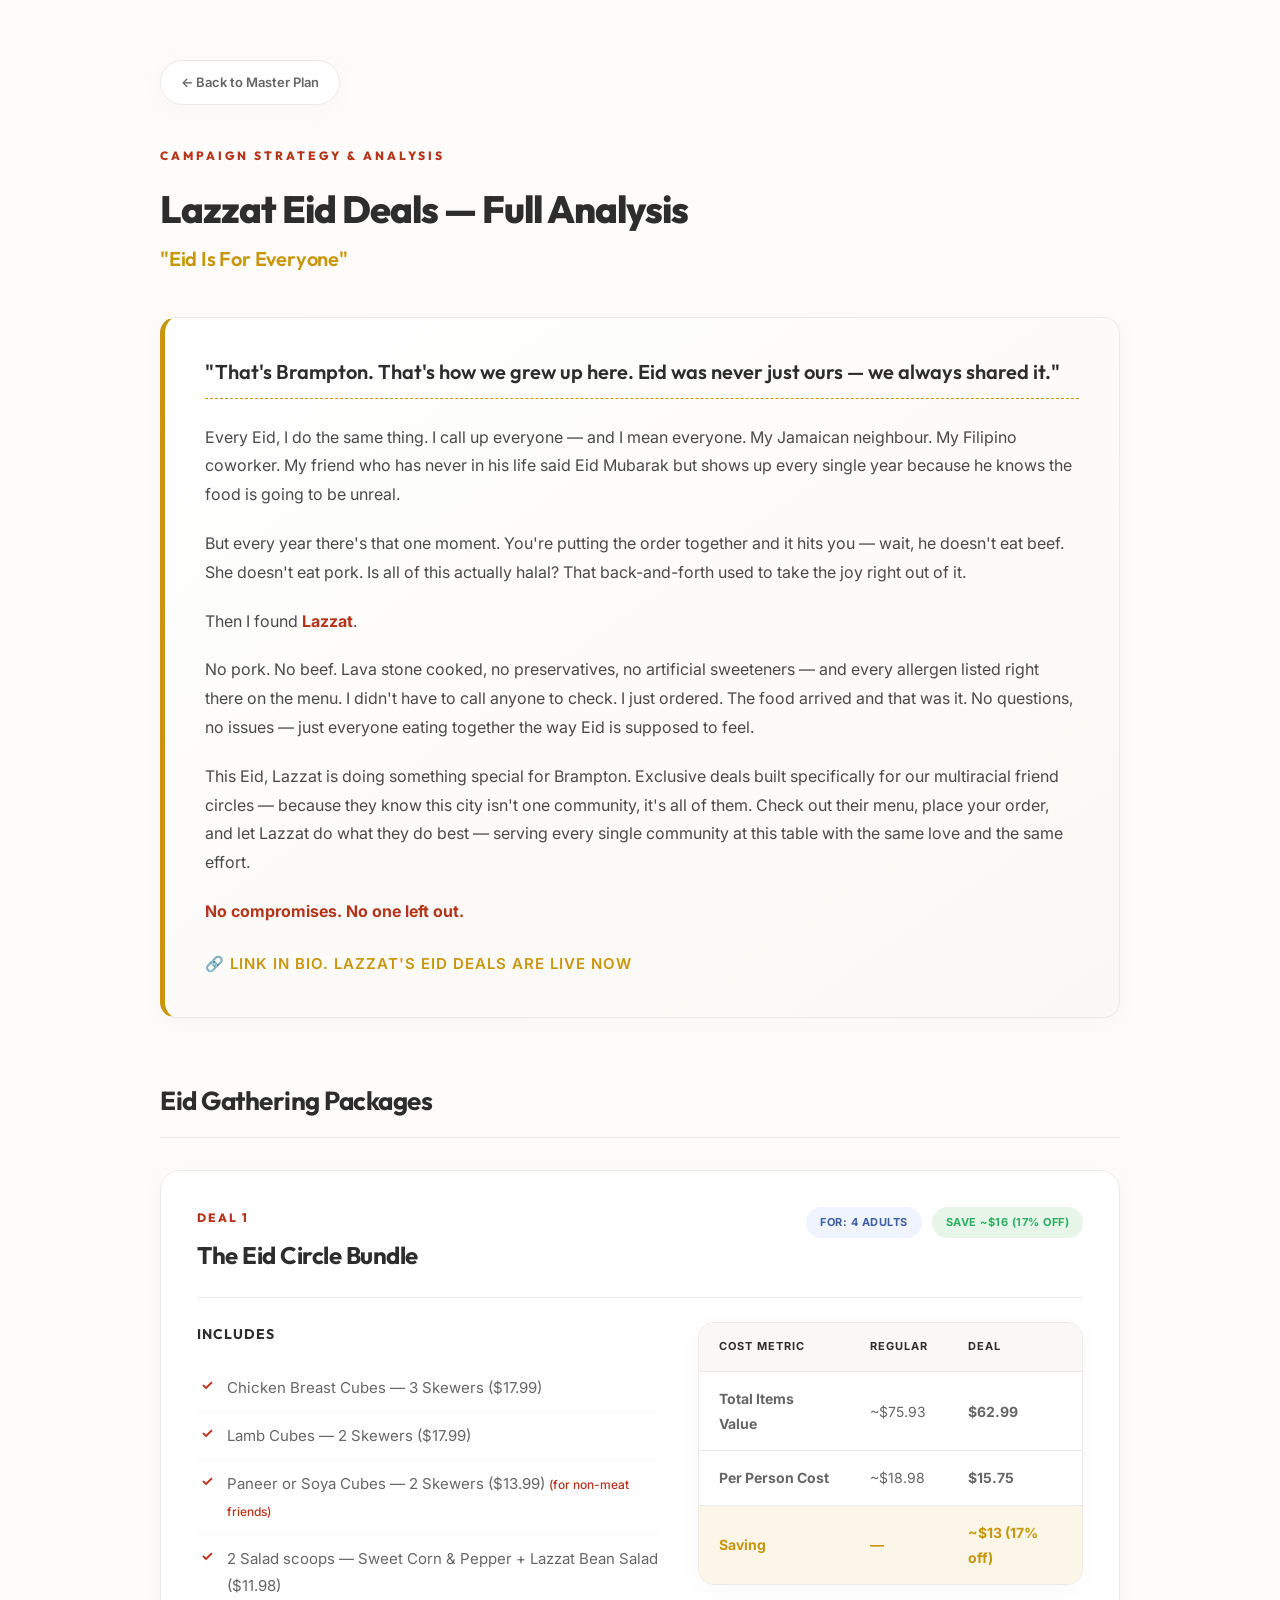
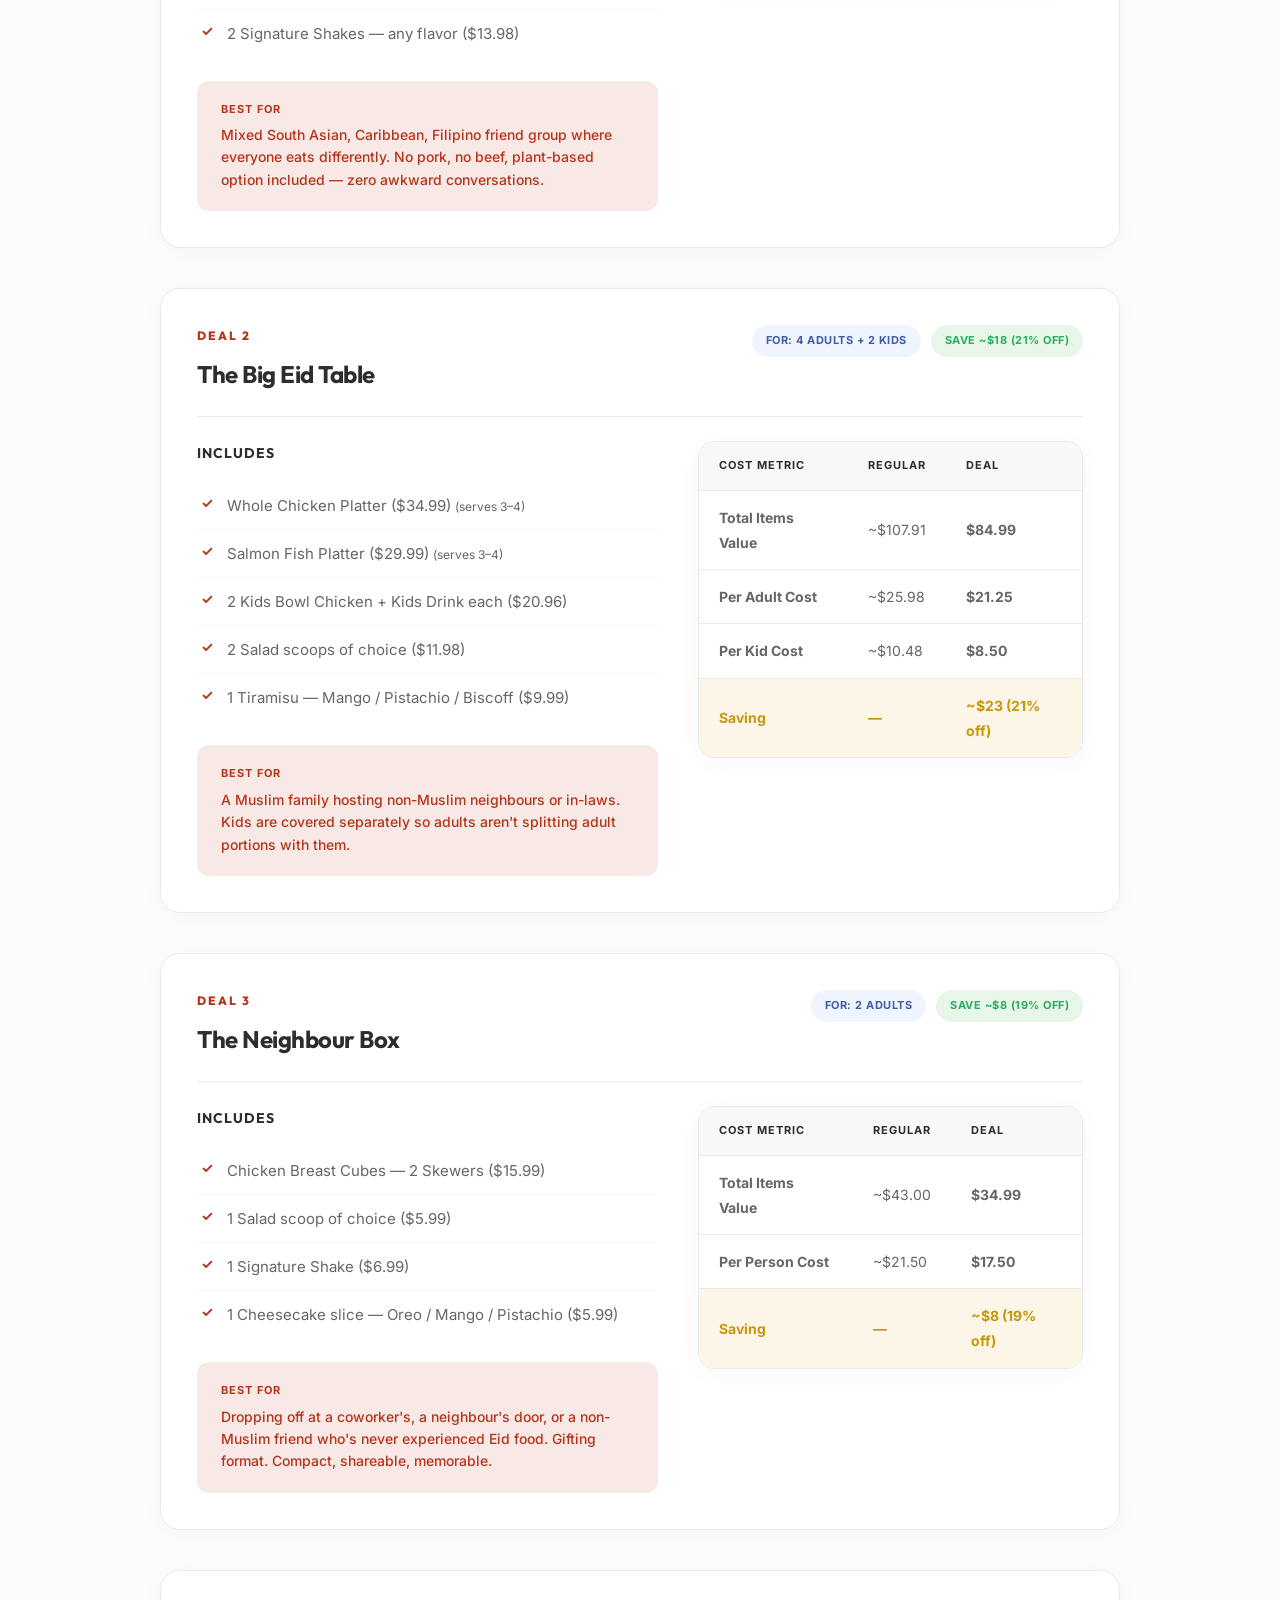
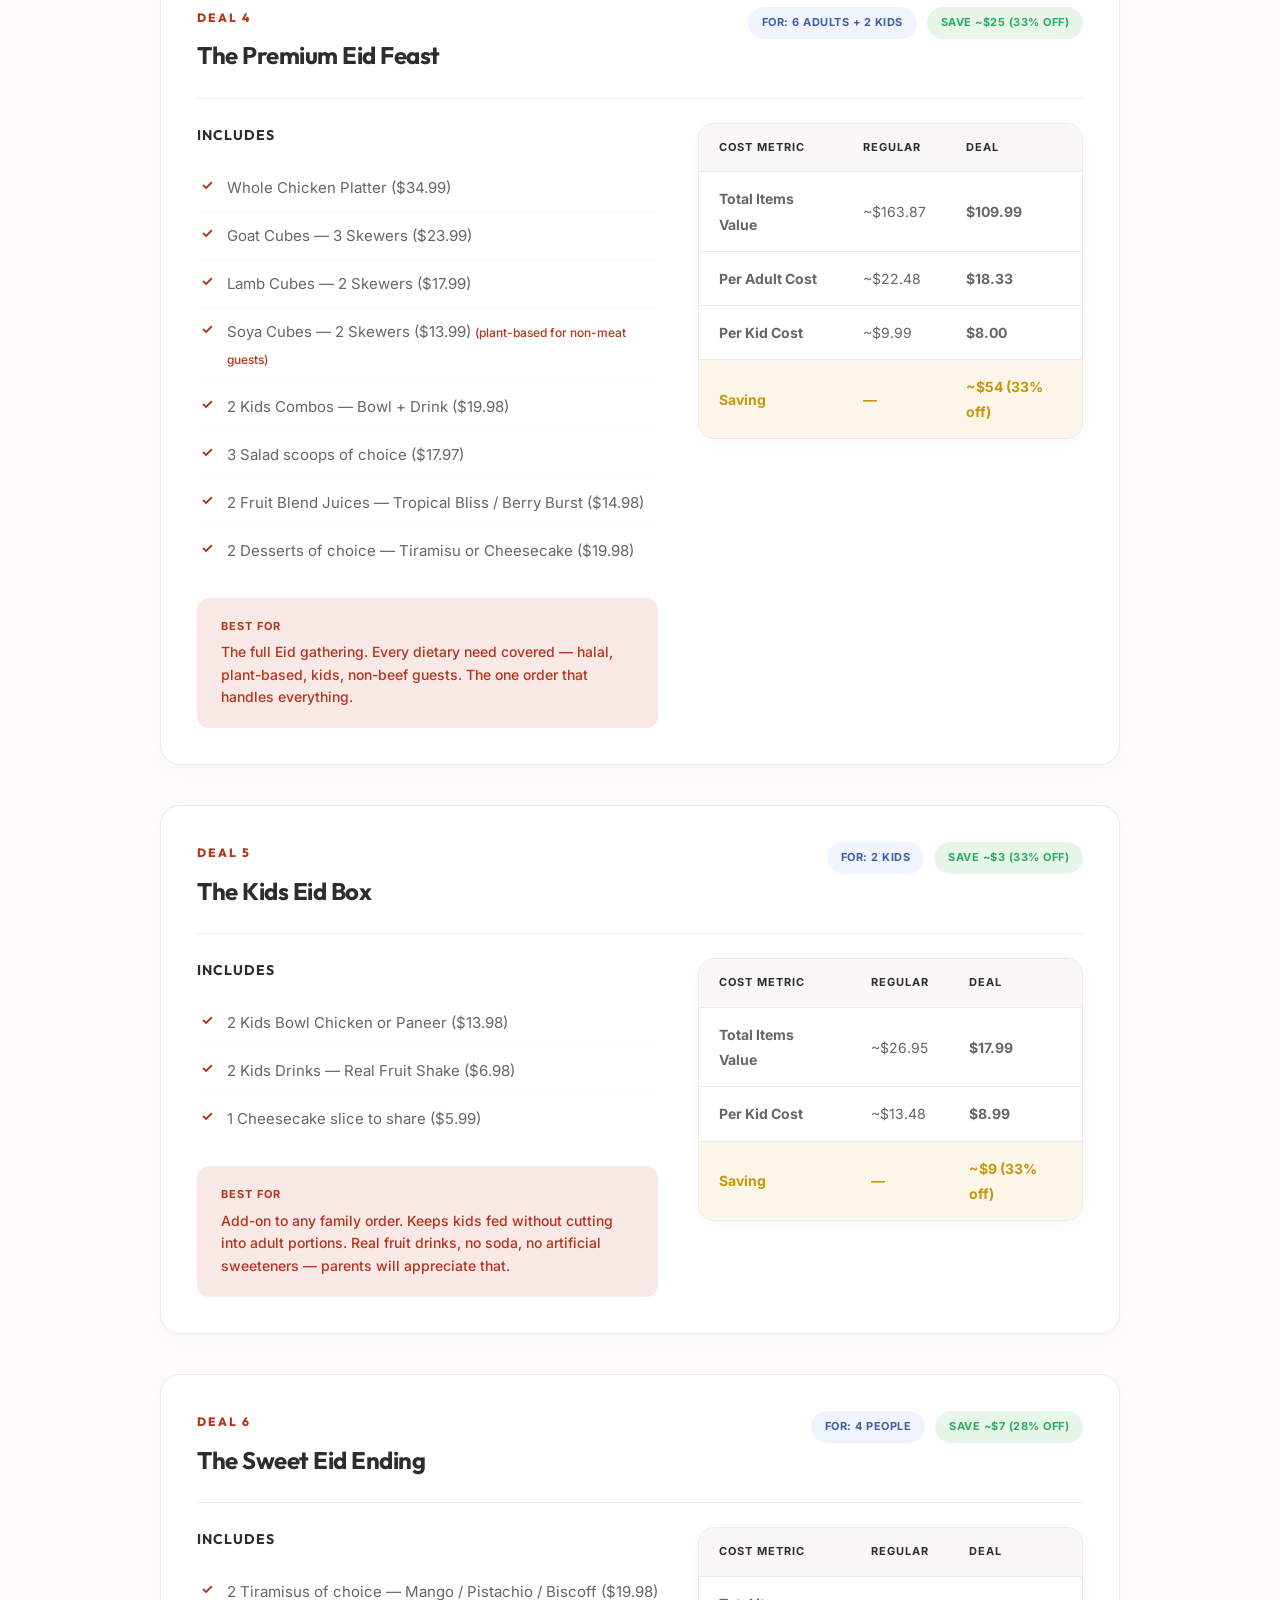
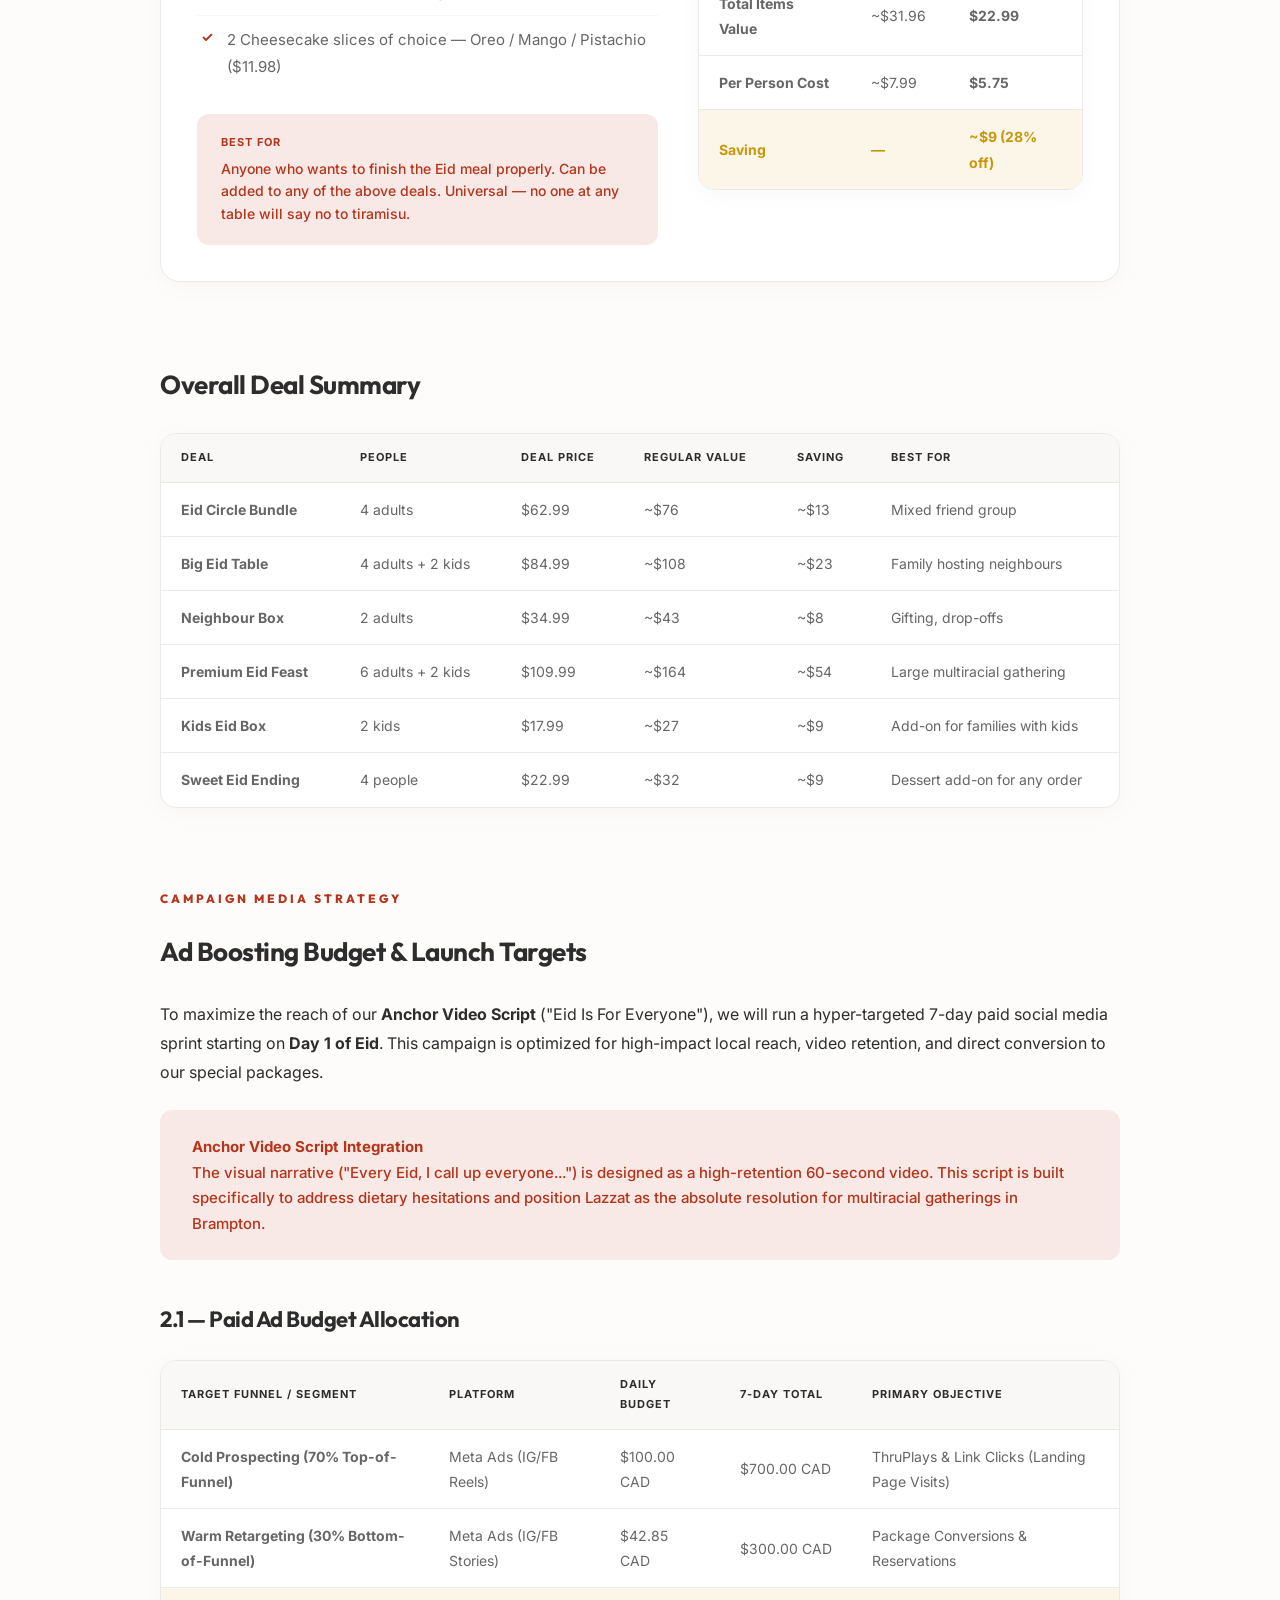
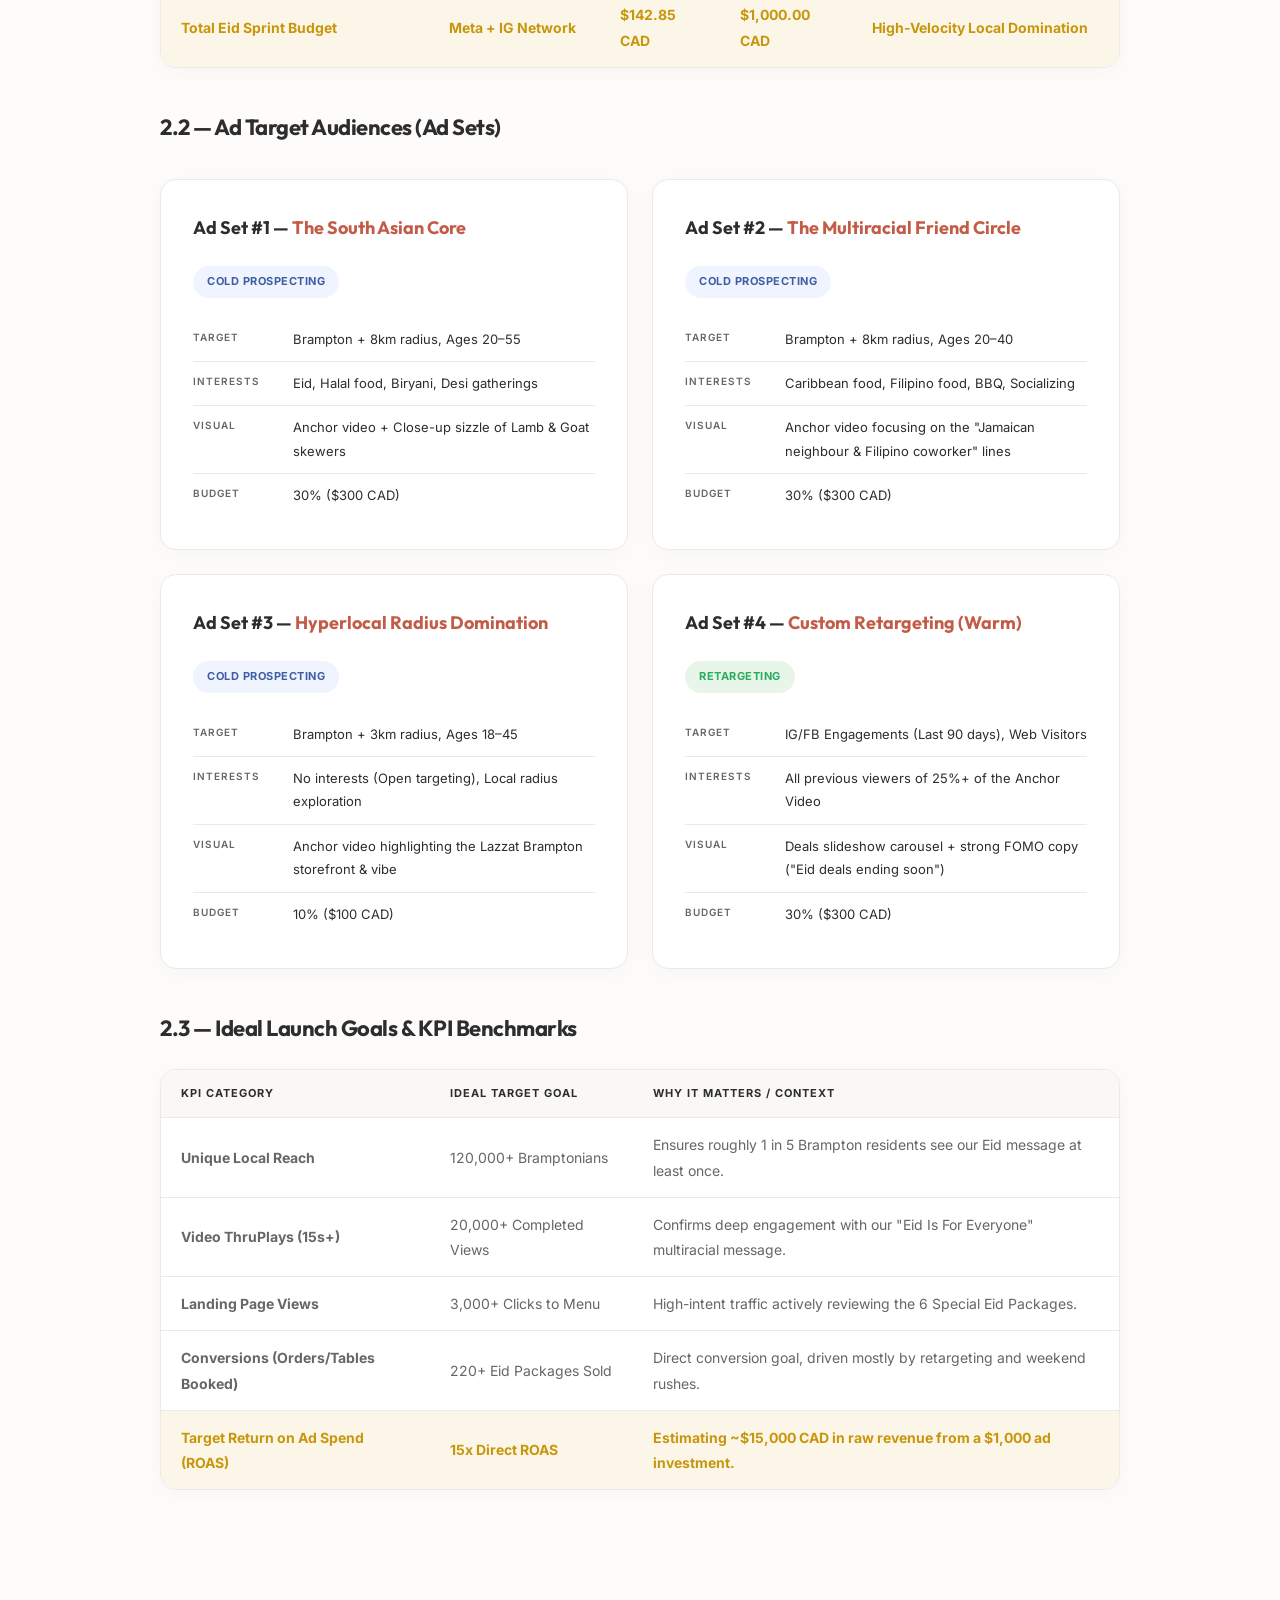
<file: eid-deals.html>
<!DOCTYPE html>
<html lang="en">
<head>
<meta charset="UTF-8">
<meta name="viewport" content="width=device-width, initial-scale=1.0">
<title>Lazzat — Eid Special Deals Analysis</title>
<link rel="icon" href="/favicon.svg" type="image/svg+xml">
<link rel="apple-touch-icon" href="/favicon.svg">
<link rel="preconnect" href="https://fonts.googleapis.com">
<link rel="preconnect" href="https://fonts.gstatic.com" crossorigin>
<link href="https://fonts.googleapis.com/css2?family=Inter:wght@300;400;500;600&family=Outfit:wght@300;400;500;600;700;800&display=swap" rel="stylesheet">
<link rel="stylesheet" href="responsive.css">
<style>
  :root {
    --bg: #fdfcfb;
    --text: #2d2d2d;
    --text-muted: #666;
    --accent: #b5341a;
    --accent-soft: #f8e9e6;
    --gold: #c8960c;
    --gold-soft: #fcf6e8;
    --border: #eceae6;
    --shadow: 0 4px 25px rgba(0,0,0,0.03);
    --shadow-hover: 0 10px 30px rgba(181, 52, 26, 0.06);
  }

  * { margin: 0; padding: 0; box-sizing: border-box; }
  body { 
    font-family: 'Inter', -apple-system, sans-serif; 
    background: var(--bg); 
    color: var(--text); 
    font-size: 16px; 
    line-height: 1.8; 
    -webkit-font-smoothing: antialiased;
  }

  .main { max-width: 1000px; margin: 0 auto; padding: 60px 20px 100px; }
  
  .back-btn {
    display: inline-flex;
    align-items: center;
    gap: 8px;
    padding: 10px 20px;
    background: #fff;
    border: 1px solid var(--border);
    border-radius: 100px;
    color: var(--text-muted);
    text-decoration: none;
    font-size: 13px;
    font-weight: 600;
    transition: all 0.2s;
    margin-bottom: 40px;
    box-shadow: var(--shadow);
  }
  .back-btn:hover {
    color: var(--accent);
    border-color: var(--accent);
    transform: translateX(-4px);
  }

  .sec-title { 
    font-family: 'Outfit', sans-serif; font-size: 12px; font-weight: 800; 
    color: var(--accent); letter-spacing: 3px; text-transform: uppercase;
    display: flex; align-items: center; gap: 12px; margin-bottom: 20px;
  }
  .h1 { 
    font-family: 'Outfit', sans-serif; font-size: 38px; font-weight: 800; 
    color: var(--text); margin-bottom: 8px; letter-spacing: -1px;
    line-height: 1.2;
  }
  .subtitle {
    font-family: 'Outfit', sans-serif;
    color: var(--gold);
    font-size: 20px;
    font-weight: 600;
    margin-bottom: 40px;
    letter-spacing: -0.2px;
  }

  .h2 {
    font-family: 'Outfit', sans-serif;
    font-size: 22px;
    font-weight: 700;
    color: var(--text);
    margin-bottom: 20px;
    letter-spacing: -0.5px;
  }

  .highlight {
    background: var(--accent-soft);
    color: var(--accent);
    padding: 24px 32px;
    border-radius: 12px;
    margin: 32px 0;
    font-weight: 500;
    font-size: 15px;
    line-height: 1.7;
  }

  .icp-grid {
    display: grid;
    grid-template-columns: 1fr 1fr;
    gap: 24px;
    margin: 32px 0;
  }

  .icp-card {
    background: #fff;
    border: 1px solid var(--border);
    border-radius: 16px;
    padding: 32px;
    box-shadow: var(--shadow);
  }

  .icp-header {
    font-family: 'Outfit', sans-serif;
    font-size: 18px;
    font-weight: 700;
    margin-bottom: 20px;
    color: var(--text);
  }

  .icp-header span { color: var(--accent); opacity: 0.8; }

  .icp-body { margin-top: 8px; }

  .icp-row {
    display: flex;
    border-bottom: 1px solid var(--border);
    padding: 10px 0;
    font-size: 13px;
  }

  .icp-row:last-child { border-bottom: none; }

  .icp-key {
    color: var(--text-muted);
    width: 100px;
    font-weight: 600;
    text-transform: uppercase;
    font-size: 10px;
    letter-spacing: 1px;
  }

  .icp-val { color: var(--text); flex: 1; }

  /* Eid Story Card */
  .story-card {
    background: linear-gradient(145deg, #ffffff 0%, #faf8f5 100%);
    border: 1px solid var(--border);
    border-left: 5px solid var(--gold);
    border-radius: 16px;
    padding: 40px;
    margin-bottom: 60px;
    box-shadow: var(--shadow);
  }
  .story-card p {
    font-size: 16px;
    color: #4a4a4a;
    margin-bottom: 20px;
    line-height: 1.8;
  }
  .story-card p:last-child {
    margin-bottom: 0;
  }
  .story-card strong {
    color: var(--accent);
  }
  .story-highlight {
    font-family: 'Outfit', sans-serif;
    font-size: 20px;
    font-weight: 600;
    color: var(--text);
    border-bottom: 1.5px dashed var(--gold);
    padding-bottom: 12px;
    margin-bottom: 24px;
    line-height: 1.4;
  }

  /* Deal Grid & Cards */
  .deals-header {
    font-family: 'Outfit', sans-serif;
    font-size: 26px;
    font-weight: 700;
    margin-bottom: 32px;
    letter-spacing: -0.5px;
    border-bottom: 1px solid var(--border);
    padding-bottom: 12px;
  }

  .deal-card {
    background: #fff;
    border: 1px solid var(--border);
    border-radius: 20px;
    padding: 36px;
    margin-bottom: 40px;
    box-shadow: var(--shadow);
    transition: all 0.3s ease;
  }
  .deal-card:hover {
    transform: translateY(-4px);
    box-shadow: var(--shadow-hover);
    border-color: rgba(181, 52, 26, 0.2);
  }

  .deal-header {
    display: flex;
    justify-content: space-between;
    align-items: flex-start;
    flex-wrap: wrap;
    gap: 16px;
    border-bottom: 1px solid var(--border);
    padding-bottom: 20px;
    margin-bottom: 24px;
  }
  .deal-title-area {
    display: flex;
    flex-direction: column;
    gap: 6px;
  }
  .deal-num {
    font-family: 'Outfit', sans-serif;
    font-size: 12px;
    font-weight: 800;
    color: var(--accent);
    letter-spacing: 2px;
    text-transform: uppercase;
  }
  .deal-title {
    font-family: 'Outfit', sans-serif;
    font-size: 24px;
    font-weight: 700;
    color: var(--text);
    letter-spacing: -0.5px;
  }
  .deal-badges {
    display: flex;
    gap: 10px;
    align-items: center;
  }
  .badge {
    display: inline-block;
    padding: 6px 14px;
    border-radius: 100px;
    font-size: 11px;
    font-weight: 700;
    text-transform: uppercase;
    letter-spacing: 0.5px;
  }
  .badge.capacity {
    background: #f0f4ff;
    color: #405ea5;
  }
  .badge.save {
    background: #e8f5e9;
    color: #27ae60;
  }

  .deal-content {
    display: grid;
    grid-template-columns: 1.2fr 1fr;
    gap: 40px;
  }

  .deal-left {
    display: flex;
    flex-direction: column;
    justify-content: space-between;
  }

  .includes-section h4 {
    font-family: 'Outfit', sans-serif;
    font-size: 14px;
    font-weight: 700;
    color: var(--text);
    text-transform: uppercase;
    letter-spacing: 1px;
    margin-bottom: 16px;
  }
  .includes-list {
    list-style: none;
    margin-bottom: 24px;
  }
  .includes-list li {
    padding: 10px 0 10px 30px;
    position: relative;
    font-size: 15px;
    color: var(--text-muted);
    border-bottom: 1px solid rgba(0,0,0,0.03);
  }
  .includes-list li:last-child {
    border-bottom: none;
  }
  .includes-list li::before {
    content: "✓";
    position: absolute;
    left: 4px;
    top: 8px;
    color: var(--accent);
    font-weight: 700;
    font-size: 14px;
  }

  .best-for-box {
    background: var(--accent-soft);
    color: var(--accent);
    padding: 20px 24px;
    border-radius: 12px;
    font-size: 14px;
    line-height: 1.6;
    font-weight: 500;
  }
  .best-for-box strong {
    color: var(--accent);
    font-weight: 700;
    text-transform: uppercase;
    font-size: 11px;
    letter-spacing: 1px;
    display: block;
    margin-bottom: 6px;
  }

  /* Deal Tables */
  .deal-right {
    display: flex;
    flex-direction: column;
    justify-content: flex-start;
  }
  .tbl-wrap {
    background: #fff;
    border-radius: 16px;
    border: 1px solid var(--border);
    overflow-x: auto;
    -webkit-overflow-scrolling: touch;
    box-shadow: var(--shadow);
    margin-bottom: 20px;
  }
  table {
    width: 100%;
    border-collapse: collapse;
    font-size: 14px;
  }
  th {
    background: #f9f8f6;
    color: var(--text);
    padding: 14px 20px;
    text-align: left;
    font-weight: 700;
    font-size: 11px;
    text-transform: uppercase;
    letter-spacing: 1px;
    border-bottom: 1px solid var(--border);
  }
  td {
    padding: 14px 20px;
    border-bottom: 1px solid var(--border);
    vertical-align: middle;
    color: var(--text-muted);
  }
  tr:last-child td {
    border-bottom: none;
  }
  .saving-row {
    background: var(--gold-soft);
    font-weight: 700;
  }
  .saving-row td {
    color: var(--gold) !important;
  }

  /* Summary Table Specific */
  .summary-section {
    margin-top: 80px;
  }
  .summary-section h2 {
    font-family: 'Outfit', sans-serif;
    font-size: 26px;
    font-weight: 700;
    margin-bottom: 24px;
    letter-spacing: -0.5px;
  }

  /* Responsive styling */
  @media (max-width: 900px) {
    .deal-content {
      grid-template-columns: 1fr;
      gap: 30px;
    }
  }

  @media (max-width: 600px) {
    .main { padding: 32px 16px 60px; }
    .h1 { font-size: 26px; }
    .subtitle { font-size: 16px; margin-bottom: 24px; }
    .story-card { padding: 20px; }
    .story-highlight { font-size: 17px; }
    .deal-card { padding: 20px; margin-bottom: 24px; }
    .deal-header { flex-direction: column; align-items: flex-start; }
    .deal-title { font-size: 20px; }
    .deal-badges { flex-wrap: wrap; }
    .icp-grid { grid-template-columns: 1fr; }
    .icp-row { flex-direction: column; gap: 4px; }
    .icp-key { width: auto; }
    .tbl-wrap { overflow-x: auto; -webkit-overflow-scrolling: touch; }
    .deals-header, .summary-section h2 { font-size: 22px; }
    .highlight { padding: 16px 18px; font-size: 14px; }
    th, td { padding: 10px 12px; font-size: 12px; }
    .back-btn { font-size: 12px; padding: 8px 16px; margin-bottom: 24px; }
  }
</style>
</head>
<body>

<div class="main">
  <a href="index.html#s9" class="back-btn">← Back to Master Plan</a>

  <div class="sec-title">Campaign Strategy & Analysis</div>

  <h1 class="h1">Lazzat Eid Deals — Full Analysis</h1>
  <div class="subtitle">"Eid Is For Everyone"</div>

  <!-- Narrative Card -->
  <div class="story-card">
    <div class="story-highlight">"That's Brampton. That's how we grew up here. Eid was never just ours — we always shared it."</div>
    
    <p>Every Eid, I do the same thing. I call up everyone — and I mean everyone. My Jamaican neighbour. My Filipino coworker. My friend who has never in his life said Eid Mubarak but shows up every single year because he knows the food is going to be unreal.</p>
    
    <p>But every year there's that one moment. You're putting the order together and it hits you — wait, he doesn't eat beef. She doesn't eat pork. Is all of this actually halal? That back-and-forth used to take the joy right out of it.</p>
    
    <p>Then I found <strong>Lazzat</strong>.</p>
    
    <p>No pork. No beef. Lava stone cooked, no preservatives, no artificial sweeteners — and every allergen listed right there on the menu. I didn't have to call anyone to check. I just ordered. The food arrived and that was it. No questions, no issues — just everyone eating together the way Eid is supposed to feel.</p>
    
    <p>This Eid, Lazzat is doing something special for Brampton. Exclusive deals built specifically for our multiracial friend circles — because they know this city isn't one community, it's all of them. Check out their menu, place your order, and let Lazzat do what they do best — serving every single community at this table with the same love and the same effort.</p>
    
    <p><strong>No compromises. No one left out.</strong></p>
    
    <p style="font-size: 15px; color: var(--gold); font-weight: 600; text-transform: uppercase; letter-spacing: 1px; margin-top: 24px; display: flex; align-items: center; gap: 8px;">
      🔗 Link in bio. Lazzat's Eid deals are live now
    </p>
  </div>

  <div class="deals-header">Eid Gathering Packages</div>

  <!-- DEAL 1 -->
  <div class="deal-card">
    <div class="deal-header">
      <div class="deal-title-area">
        <span class="deal-num">Deal 1</span>
        <h3 class="deal-title">The Eid Circle Bundle</h3>
      </div>
      <div class="deal-badges">
        <span class="badge capacity">For: 4 Adults</span>
        <span class="badge save">Save ~$16 (17% Off)</span>
      </div>
    </div>
    <div class="deal-content">
      <div class="deal-left">
        <div class="includes-section">
          <h4>Includes</h4>
          <ul class="includes-list">
            <li>Chicken Breast Cubes — 3 Skewers ($17.99)</li>
            <li>Lamb Cubes — 2 Skewers ($17.99)</li>
            <li>Paneer or Soya Cubes — 2 Skewers ($13.99) <span style="font-size:12px; color:var(--accent); font-weight:500;">(for non-meat friends)</span></li>
            <li>2 Salad scoops — Sweet Corn & Pepper + Lazzat Bean Salad ($11.98)</li>
            <li>2 Signature Shakes — any flavor ($13.98)</li>
          </ul>
        </div>
        <div class="best-for-box">
          <strong>Best For</strong>
          Mixed South Asian, Caribbean, Filipino friend group where everyone eats differently. No pork, no beef, plant-based option included — zero awkward conversations.
        </div>
      </div>
      <div class="deal-right">
        <div class="tbl-wrap">
          <table>
            <thead>
              <tr>
                <th>Cost Metric</th>
                <th>Regular</th>
                <th>Deal</th>
              </tr>
            </thead>
            <tbody>
              <tr>
                <td><strong>Total Items Value</strong></td>
                <td>~$75.93</td>
                <td><strong>$62.99</strong></td>
              </tr>
              <tr>
                <td><strong>Per Person Cost</strong></td>
                <td>~$18.98</td>
                <td><strong>$15.75</strong></td>
              </tr>
              <tr class="saving-row">
                <td><strong>Saving</strong></td>
                <td>—</td>
                <td>~$13 (17% off)</td>
              </tr>
            </tbody>
          </table>
        </div>
      </div>
    </div>
  </div>

  <!-- DEAL 2 -->
  <div class="deal-card">
    <div class="deal-header">
      <div class="deal-title-area">
        <span class="deal-num">Deal 2</span>
        <h3 class="deal-title">The Big Eid Table</h3>
      </div>
      <div class="deal-badges">
        <span class="badge capacity">For: 4 Adults + 2 Kids</span>
        <span class="badge save">Save ~$18 (21% Off)</span>
      </div>
    </div>
    <div class="deal-content">
      <div class="deal-left">
        <div class="includes-section">
          <h4>Includes</h4>
          <ul class="includes-list">
            <li>Whole Chicken Platter ($34.99) <span style="font-size:12px; color:var(--text-muted);">(serves 3–4)</span></li>
            <li>Salmon Fish Platter ($29.99) <span style="font-size:12px; color:var(--text-muted);">(serves 3–4)</span></li>
            <li>2 Kids Bowl Chicken + Kids Drink each ($20.96)</li>
            <li>2 Salad scoops of choice ($11.98)</li>
            <li>1 Tiramisu — Mango / Pistachio / Biscoff ($9.99)</li>
          </ul>
        </div>
        <div class="best-for-box">
          <strong>Best For</strong>
          A Muslim family hosting non-Muslim neighbours or in-laws. Kids are covered separately so adults aren't splitting adult portions with them.
        </div>
      </div>
      <div class="deal-right">
        <div class="tbl-wrap">
          <table>
            <thead>
              <tr>
                <th>Cost Metric</th>
                <th>Regular</th>
                <th>Deal</th>
              </tr>
            </thead>
            <tbody>
              <tr>
                <td><strong>Total Items Value</strong></td>
                <td>~$107.91</td>
                <td><strong>$84.99</strong></td>
              </tr>
              <tr>
                <td><strong>Per Adult Cost</strong></td>
                <td>~$25.98</td>
                <td><strong>$21.25</strong></td>
              </tr>
              <tr>
                <td><strong>Per Kid Cost</strong></td>
                <td>~$10.48</td>
                <td><strong>$8.50</strong></td>
              </tr>
              <tr class="saving-row">
                <td><strong>Saving</strong></td>
                <td>—</td>
                <td>~$23 (21% off)</td>
              </tr>
            </tbody>
          </table>
        </div>
      </div>
    </div>
  </div>

  <!-- DEAL 3 -->
  <div class="deal-card">
    <div class="deal-header">
      <div class="deal-title-area">
        <span class="deal-num">Deal 3</span>
        <h3 class="deal-title">The Neighbour Box</h3>
      </div>
      <div class="deal-badges">
        <span class="badge capacity">For: 2 Adults</span>
        <span class="badge save">Save ~$8 (19% Off)</span>
      </div>
    </div>
    <div class="deal-content">
      <div class="deal-left">
        <div class="includes-section">
          <h4>Includes</h4>
          <ul class="includes-list">
            <li>Chicken Breast Cubes — 2 Skewers ($15.99)</li>
            <li>1 Salad scoop of choice ($5.99)</li>
            <li>1 Signature Shake ($6.99)</li>
            <li>1 Cheesecake slice — Oreo / Mango / Pistachio ($5.99)</li>
          </ul>
        </div>
        <div class="best-for-box">
          <strong>Best For</strong>
          Dropping off at a coworker's, a neighbour's door, or a non-Muslim friend who's never experienced Eid food. Gifting format. Compact, shareable, memorable.
        </div>
      </div>
      <div class="deal-right">
        <div class="tbl-wrap">
          <table>
            <thead>
              <tr>
                <th>Cost Metric</th>
                <th>Regular</th>
                <th>Deal</th>
              </tr>
            </thead>
            <tbody>
              <tr>
                <td><strong>Total Items Value</strong></td>
                <td>~$43.00</td>
                <td><strong>$34.99</strong></td>
              </tr>
              <tr>
                <td><strong>Per Person Cost</strong></td>
                <td>~$21.50</td>
                <td><strong>$17.50</strong></td>
              </tr>
              <tr class="saving-row">
                <td><strong>Saving</strong></td>
                <td>—</td>
                <td>~$8 (19% off)</td>
              </tr>
            </tbody>
          </table>
        </div>
      </div>
    </div>
  </div>

  <!-- DEAL 4 -->
  <div class="deal-card">
    <div class="deal-header">
      <div class="deal-title-area">
        <span class="deal-num">Deal 4</span>
        <h3 class="deal-title">The Premium Eid Feast</h3>
      </div>
      <div class="deal-badges">
        <span class="badge capacity">For: 6 Adults + 2 Kids</span>
        <span class="badge save">Save ~$25 (33% Off)</span>
      </div>
    </div>
    <div class="deal-content">
      <div class="deal-left">
        <div class="includes-section">
          <h4>Includes</h4>
          <ul class="includes-list">
            <li>Whole Chicken Platter ($34.99)</li>
            <li>Goat Cubes — 3 Skewers ($23.99)</li>
            <li>Lamb Cubes — 2 Skewers ($17.99)</li>
            <li>Soya Cubes — 2 Skewers ($13.99) <span style="font-size:12px; color:var(--accent); font-weight:500;">(plant-based for non-meat guests)</span></li>
            <li>2 Kids Combos — Bowl + Drink ($19.98)</li>
            <li>3 Salad scoops of choice ($17.97)</li>
            <li>2 Fruit Blend Juices — Tropical Bliss / Berry Burst ($14.98)</li>
            <li>2 Desserts of choice — Tiramisu or Cheesecake ($19.98)</li>
          </ul>
        </div>
        <div class="best-for-box">
          <strong>Best For</strong>
          The full Eid gathering. Every dietary need covered — halal, plant-based, kids, non-beef guests. The one order that handles everything.
        </div>
      </div>
      <div class="deal-right">
        <div class="tbl-wrap">
          <table>
            <thead>
              <tr>
                <th>Cost Metric</th>
                <th>Regular</th>
                <th>Deal</th>
              </tr>
            </thead>
            <tbody>
              <tr>
                <td><strong>Total Items Value</strong></td>
                <td>~$163.87</td>
                <td><strong>$109.99</strong></td>
              </tr>
              <tr>
                <td><strong>Per Adult Cost</strong></td>
                <td>~$22.48</td>
                <td><strong>$18.33</strong></td>
              </tr>
              <tr>
                <td><strong>Per Kid Cost</strong></td>
                <td>~$9.99</td>
                <td><strong>$8.00</strong></td>
              </tr>
              <tr class="saving-row">
                <td><strong>Saving</strong></td>
                <td>—</td>
                <td>~$54 (33% off)</td>
              </tr>
            </tbody>
          </table>
        </div>
      </div>
    </div>
  </div>

  <!-- DEAL 5 -->
  <div class="deal-card">
    <div class="deal-header">
      <div class="deal-title-area">
        <span class="deal-num">Deal 5</span>
        <h3 class="deal-title">The Kids Eid Box</h3>
      </div>
      <div class="deal-badges">
        <span class="badge capacity">For: 2 Kids</span>
        <span class="badge save">Save ~$3 (33% Off)</span>
      </div>
    </div>
    <div class="deal-content">
      <div class="deal-left">
        <div class="includes-section">
          <h4>Includes</h4>
          <ul class="includes-list">
            <li>2 Kids Bowl Chicken or Paneer ($13.98)</li>
            <li>2 Kids Drinks — Real Fruit Shake ($6.98)</li>
            <li>1 Cheesecake slice to share ($5.99)</li>
          </ul>
        </div>
        <div class="best-for-box">
          <strong>Best For</strong>
          Add-on to any family order. Keeps kids fed without cutting into adult portions. Real fruit drinks, no soda, no artificial sweeteners — parents will appreciate that.
        </div>
      </div>
      <div class="deal-right">
        <div class="tbl-wrap">
          <table>
            <thead>
              <tr>
                <th>Cost Metric</th>
                <th>Regular</th>
                <th>Deal</th>
              </tr>
            </thead>
            <tbody>
              <tr>
                <td><strong>Total Items Value</strong></td>
                <td>~$26.95</td>
                <td><strong>$17.99</strong></td>
              </tr>
              <tr>
                <td><strong>Per Kid Cost</strong></td>
                <td>~$13.48</td>
                <td><strong>$8.99</strong></td>
              </tr>
              <tr class="saving-row">
                <td><strong>Saving</strong></td>
                <td>—</td>
                <td>~$9 (33% off)</td>
              </tr>
            </tbody>
          </table>
        </div>
      </div>
    </div>
  </div>

  <!-- DEAL 6 -->
  <div class="deal-card">
    <div class="deal-header">
      <div class="deal-title-area">
        <span class="deal-num">Deal 6</span>
        <h3 class="deal-title">The Sweet Eid Ending</h3>
      </div>
      <div class="deal-badges">
        <span class="badge capacity">For: 4 People</span>
        <span class="badge save">Save ~$7 (28% Off)</span>
      </div>
    </div>
    <div class="deal-content">
      <div class="deal-left">
        <div class="includes-section">
          <h4>Includes</h4>
          <ul class="includes-list">
            <li>2 Tiramisus of choice — Mango / Pistachio / Biscoff ($19.98)</li>
            <li>2 Cheesecake slices of choice — Oreo / Mango / Pistachio ($11.98)</li>
          </ul>
        </div>
        <div class="best-for-box">
          <strong>Best For</strong>
          Anyone who wants to finish the Eid meal properly. Can be added to any of the above deals. Universal — no one at any table will say no to tiramisu.
        </div>
      </div>
      <div class="deal-right">
        <div class="tbl-wrap">
          <table>
            <thead>
              <tr>
                <th>Cost Metric</th>
                <th>Regular</th>
                <th>Deal</th>
              </tr>
            </thead>
            <tbody>
              <tr>
                <td><strong>Total Items Value</strong></td>
                <td>~$31.96</td>
                <td><strong>$22.99</strong></td>
              </tr>
              <tr>
                <td><strong>Per Person Cost</strong></td>
                <td>~$7.99</td>
                <td><strong>$5.75</strong></td>
              </tr>
              <tr class="saving-row">
                <td><strong>Saving</strong></td>
                <td>—</td>
                <td>~$9 (28% off)</td>
              </tr>
            </tbody>
          </table>
        </div>
      </div>
    </div>
  </div>

  <!-- OVERALL DEAL SUMMARY -->
  <div class="summary-section">
    <h2>Overall Deal Summary</h2>
    <div class="tbl-wrap">
      <table>
        <thead>
          <tr>
            <th>Deal</th>
            <th>People</th>
            <th>Deal Price</th>
            <th>Regular Value</th>
            <th>Saving</th>
            <th>Best For</th>
          </tr>
        </thead>
        <tbody>
          <tr>
            <td><strong>Eid Circle Bundle</strong></td>
            <td>4 adults</td>
            <td>$62.99</td>
            <td>~$76</td>
            <td>~$13</td>
            <td>Mixed friend group</td>
          </tr>
          <tr>
            <td><strong>Big Eid Table</strong></td>
            <td>4 adults + 2 kids</td>
            <td>$84.99</td>
            <td>~$108</td>
            <td>~$23</td>
            <td>Family hosting neighbours</td>
          </tr>
          <tr>
            <td><strong>Neighbour Box</strong></td>
            <td>2 adults</td>
            <td>$34.99</td>
            <td>~$43</td>
            <td>~$8</td>
            <td>Gifting, drop-offs</td>
          </tr>
          <tr>
            <td><strong>Premium Eid Feast</strong></td>
            <td>6 adults + 2 kids</td>
            <td>$109.99</td>
            <td>~$164</td>
            <td>~$54</td>
            <td>Large multiracial gathering</td>
          </tr>
          <tr>
            <td><strong>Kids Eid Box</strong></td>
            <td>2 kids</td>
            <td>$17.99</td>
            <td>~$27</td>
            <td>~$9</td>
            <td>Add-on for families with kids</td>
          </tr>
          <tr>
            <td><strong>Sweet Eid Ending</strong></td>
            <td>4 people</td>
            <td>$22.99</td>
            <td>~$32</td>
            <td>~$9</td>
            <td>Dessert add-on for any order</td>
          </tr>
        </tbody>
      </table>
    </div>
  </div>

  <!-- AD BOOSTING & CAMPAIGN TARGETS -->
  <div class="summary-section" style="margin-top: 80px;">
    <div class="sec-title">Campaign Media Strategy</div>
    <h2>Ad Boosting Budget & Launch Targets</h2>
    <p>To maximize the reach of our <strong>Anchor Video Script</strong> ("Eid Is For Everyone"), we will run a hyper-targeted 7-day paid social media sprint starting on <strong>Day 1 of Eid</strong>. This campaign is optimized for high-impact local reach, video retention, and direct conversion to our special packages.</p>

    <div class="highlight" style="margin: 24px 0;">
      <strong>Anchor Video Script Integration</strong><br>
      The visual narrative ("Every Eid, I call up everyone...") is designed as a high-retention 60-second video. This script is built specifically to address dietary hesitations and position Lazzat as the absolute resolution for multiracial gatherings in Brampton.
    </div>

    <div class="h2" style="margin-top: 40px;">2.1 — Paid Ad Budget Allocation</div>
    <div class="tbl-wrap">
      <table>
        <thead>
          <tr>
            <th>Target Funnel / Segment</th>
            <th>Platform</th>
            <th>Daily Budget</th>
            <th>7-Day Total</th>
            <th>Primary Objective</th>
          </tr>
        </thead>
        <tbody>
          <tr>
            <td><strong>Cold Prospecting (70% Top-of-Funnel)</strong></td>
            <td>Meta Ads (IG/FB Reels)</td>
            <td>$100.00 CAD</td>
            <td>$700.00 CAD</td>
            <td>ThruPlays & Link Clicks (Landing Page Visits)</td>
          </tr>
          <tr>
            <td><strong>Warm Retargeting (30% Bottom-of-Funnel)</strong></td>
            <td>Meta Ads (IG/FB Stories)</td>
            <td>$42.85 CAD</td>
            <td>$300.00 CAD</td>
            <td>Package Conversions & Reservations</td>
          </tr>
          <tr class="saving-row">
            <td><strong>Total Eid Sprint Budget</strong></td>
            <td>Meta + IG Network</td>
            <td>$142.85 CAD</td>
            <td><strong>$1,000.00 CAD</strong></td>
            <td><strong>High-Velocity Local Domination</strong></td>
          </tr>
        </tbody>
      </table>
    </div>

    <div class="h2" style="margin-top: 40px;">2.2 — Ad Target Audiences (Ad Sets)</div>
    <div class="icp-grid">
      <div class="icp-card">
        <div class="icp-header">Ad Set #1 — <span>The South Asian Core</span></div>
        <div class="badge capacity" style="margin-bottom: 12px;">Cold Prospecting</div>
        <div class="icp-body">
          <div class="icp-row"><span class="icp-key">Target</span><span class="icp-val">Brampton + 8km radius, Ages 20–55</span></div>
          <div class="icp-row"><span class="icp-key">Interests</span><span class="icp-val">Eid, Halal food, Biryani, Desi gatherings</span></div>
          <div class="icp-row"><span class="icp-key">Visual</span><span class="icp-val">Anchor video + Close-up sizzle of Lamb & Goat skewers</span></div>
          <div class="icp-row"><span class="icp-key">Budget</span><span class="icp-val">30% ($300 CAD)</span></div>
        </div>
      </div>
      <div class="icp-card">
        <div class="icp-header">Ad Set #2 — <span>The Multiracial Friend Circle</span></div>
        <div class="badge capacity" style="margin-bottom: 12px;">Cold Prospecting</div>
        <div class="icp-body">
          <div class="icp-row"><span class="icp-key">Target</span><span class="icp-val">Brampton + 8km radius, Ages 20–40</span></div>
          <div class="icp-row"><span class="icp-key">Interests</span><span class="icp-val">Caribbean food, Filipino food, BBQ, Socializing</span></div>
          <div class="icp-row"><span class="icp-key">Visual</span><span class="icp-val">Anchor video focusing on the "Jamaican neighbour & Filipino coworker" lines</span></div>
          <div class="icp-row"><span class="icp-key">Budget</span><span class="icp-val">30% ($300 CAD)</span></div>
        </div>
      </div>
      <div class="icp-card">
        <div class="icp-header">Ad Set #3 — <span>Hyperlocal Radius Domination</span></div>
        <div class="badge capacity" style="margin-bottom: 12px;">Cold Prospecting</div>
        <div class="icp-body">
          <div class="icp-row"><span class="icp-key">Target</span><span class="icp-val">Brampton + 3km radius, Ages 18–45</span></div>
          <div class="icp-row"><span class="icp-key">Interests</span><span class="icp-val">No interests (Open targeting), Local radius exploration</span></div>
          <div class="icp-row"><span class="icp-key">Visual</span><span class="icp-val">Anchor video highlighting the Lazzat Brampton storefront & vibe</span></div>
          <div class="icp-row"><span class="icp-key">Budget</span><span class="icp-val">10% ($100 CAD)</span></div>
        </div>
      </div>
      <div class="icp-card">
        <div class="icp-header">Ad Set #4 — <span>Custom Retargeting (Warm)</span></div>
        <div class="badge save" style="margin-bottom: 12px;">Retargeting</div>
        <div class="icp-body">
          <div class="icp-row"><span class="icp-key">Target</span><span class="icp-val">IG/FB Engagements (Last 90 days), Web Visitors</span></div>
          <div class="icp-row"><span class="icp-key">Interests</span><span class="icp-val">All previous viewers of 25%+ of the Anchor Video</span></div>
          <div class="icp-row"><span class="icp-key">Visual</span><span class="icp-val">Deals slideshow carousel + strong FOMO copy ("Eid deals ending soon")</span></div>
          <div class="icp-row"><span class="icp-key">Budget</span><span class="icp-val">30% ($300 CAD)</span></div>
        </div>
      </div>
    </div>

    <div class="h2" style="margin-top: 40px;">2.3 — Ideal Launch Goals & KPI Benchmarks</div>
    <div class="tbl-wrap">
      <table>
        <thead>
          <tr>
            <th>KPI Category</th>
            <th>Ideal Target Goal</th>
            <th>Why it Matters / Context</th>
          </tr>
        </thead>
        <tbody>
          <tr>
            <td><strong>Unique Local Reach</strong></td>
            <td>120,000+ Bramptonians</td>
            <td>Ensures roughly 1 in 5 Brampton residents see our Eid message at least once.</td>
          </tr>
          <tr>
            <td><strong>Video ThruPlays (15s+)</strong></td>
            <td>20,000+ Completed Views</td>
            <td>Confirms deep engagement with our "Eid Is For Everyone" multiracial message.</td>
          </tr>
          <tr>
            <td><strong>Landing Page Views</strong></td>
            <td>3,000+ Clicks to Menu</td>
            <td>High-intent traffic actively reviewing the 6 Special Eid Packages.</td>
          </tr>
          <tr>
            <td><strong>Conversions (Orders/Tables Booked)</strong></td>
            <td>220+ Eid Packages Sold</td>
            <td>Direct conversion goal, driven mostly by retargeting and weekend rushes.</td>
          </tr>
          <tr class="saving-row">
            <td><strong>Target Return on Ad Spend (ROAS)</strong></td>
            <td><strong>15x Direct ROAS</strong></td>
            <td>Estimating ~$15,000 CAD in raw revenue from a $1,000 ad investment.</td>
          </tr>
        </tbody>
      </table>
    </div>
  </div>

</div>

</body>
</html>
</file>
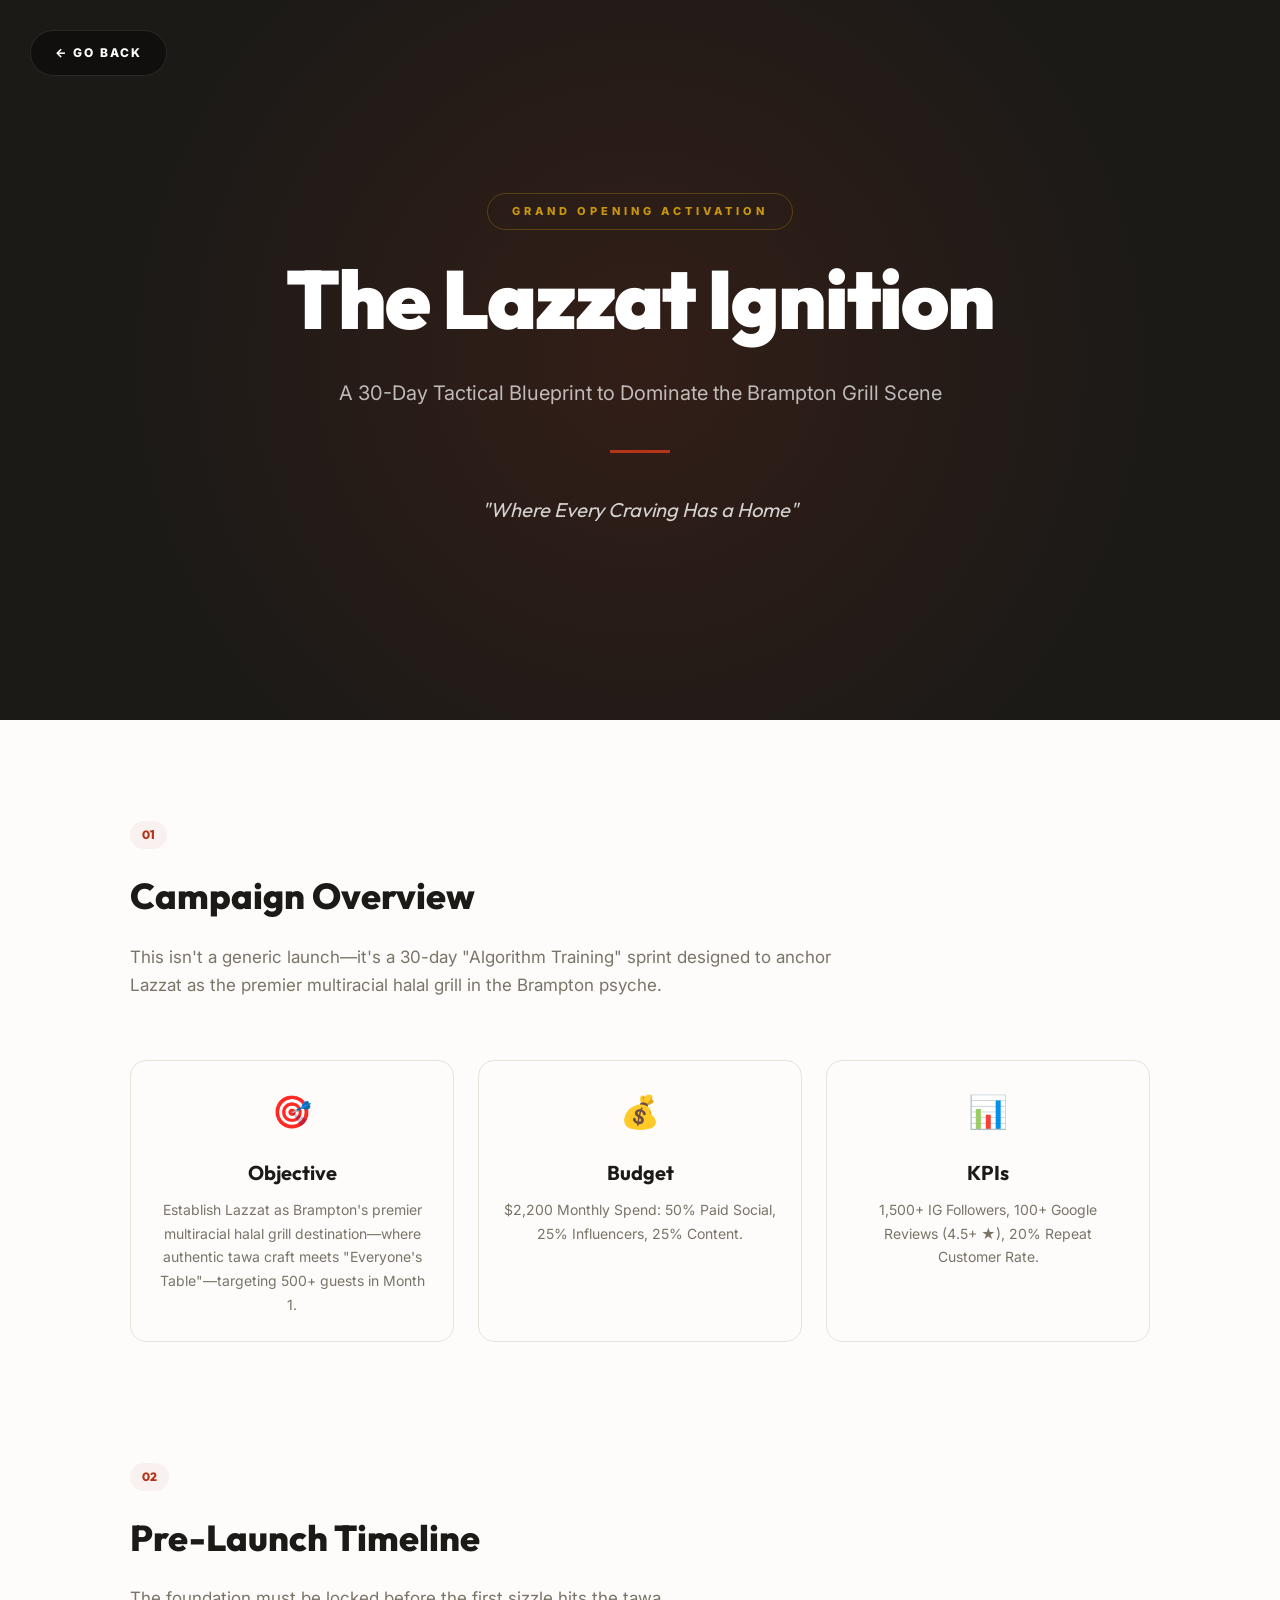
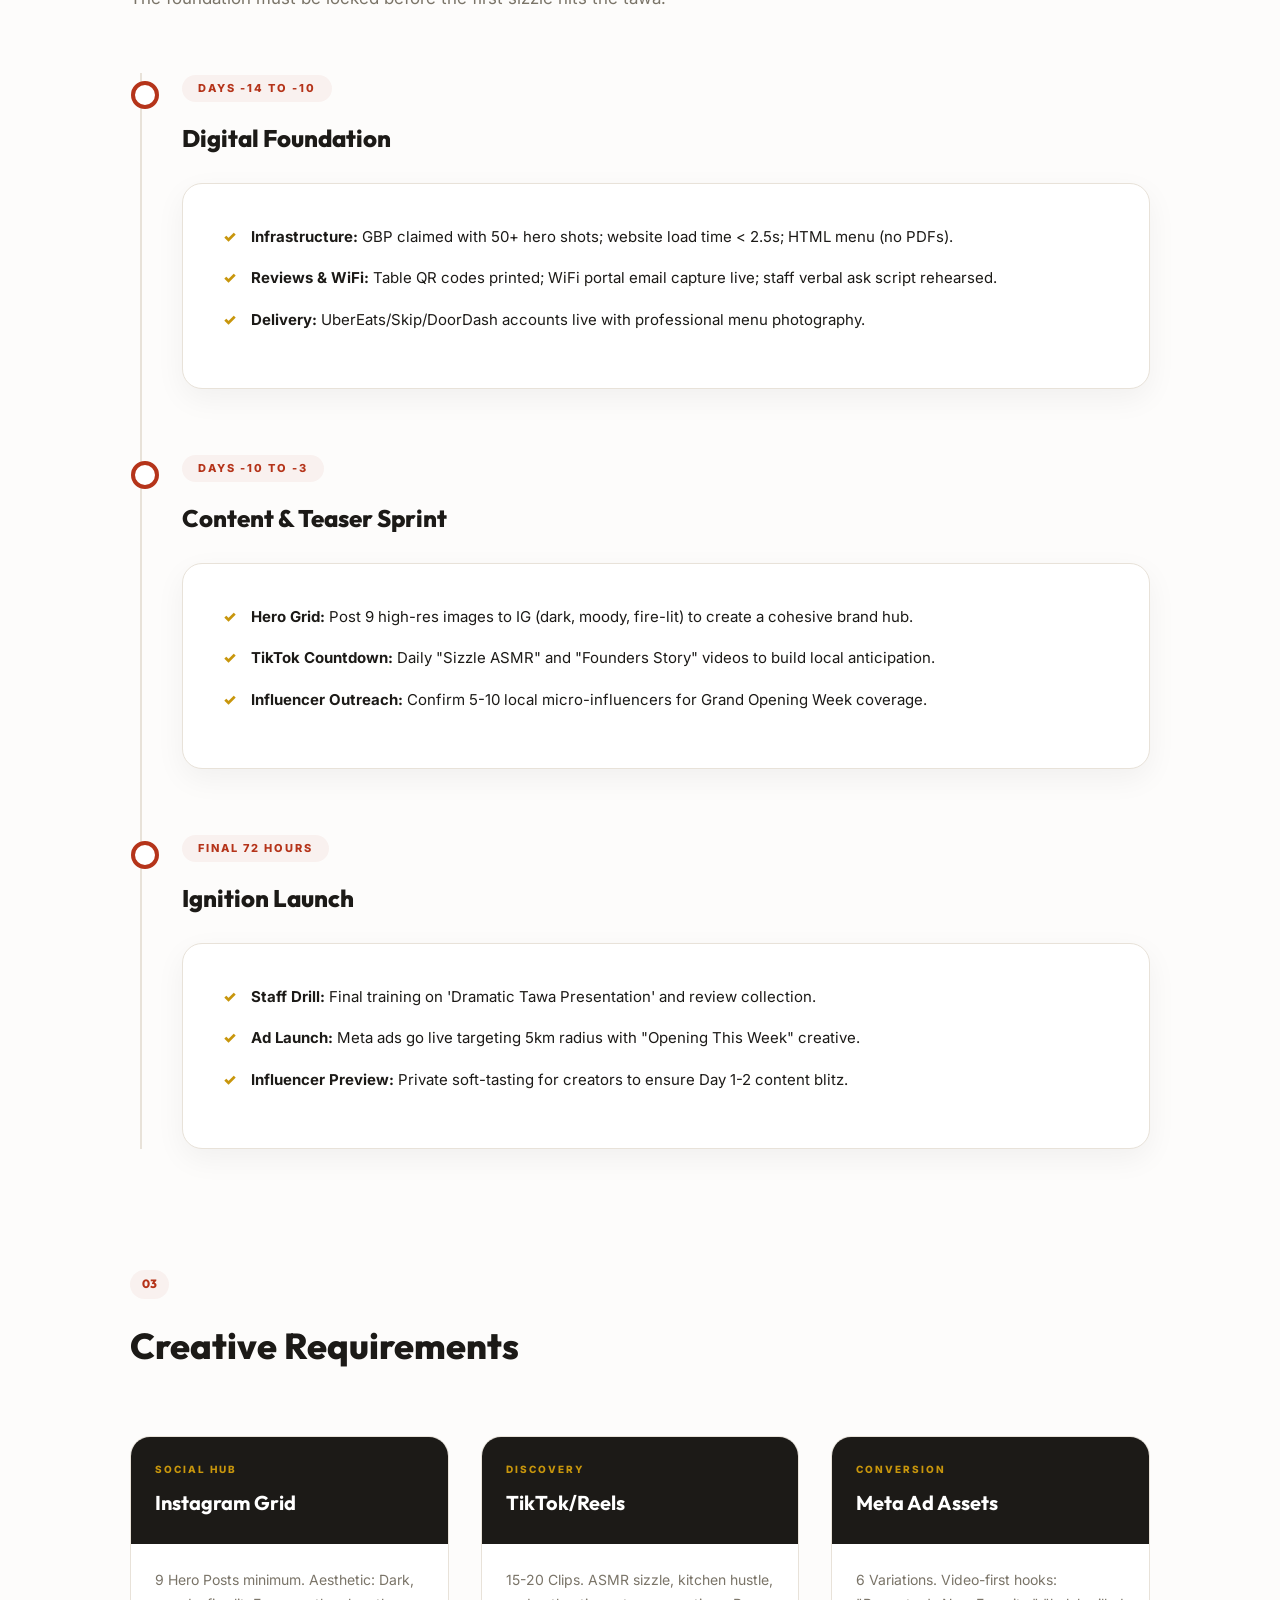
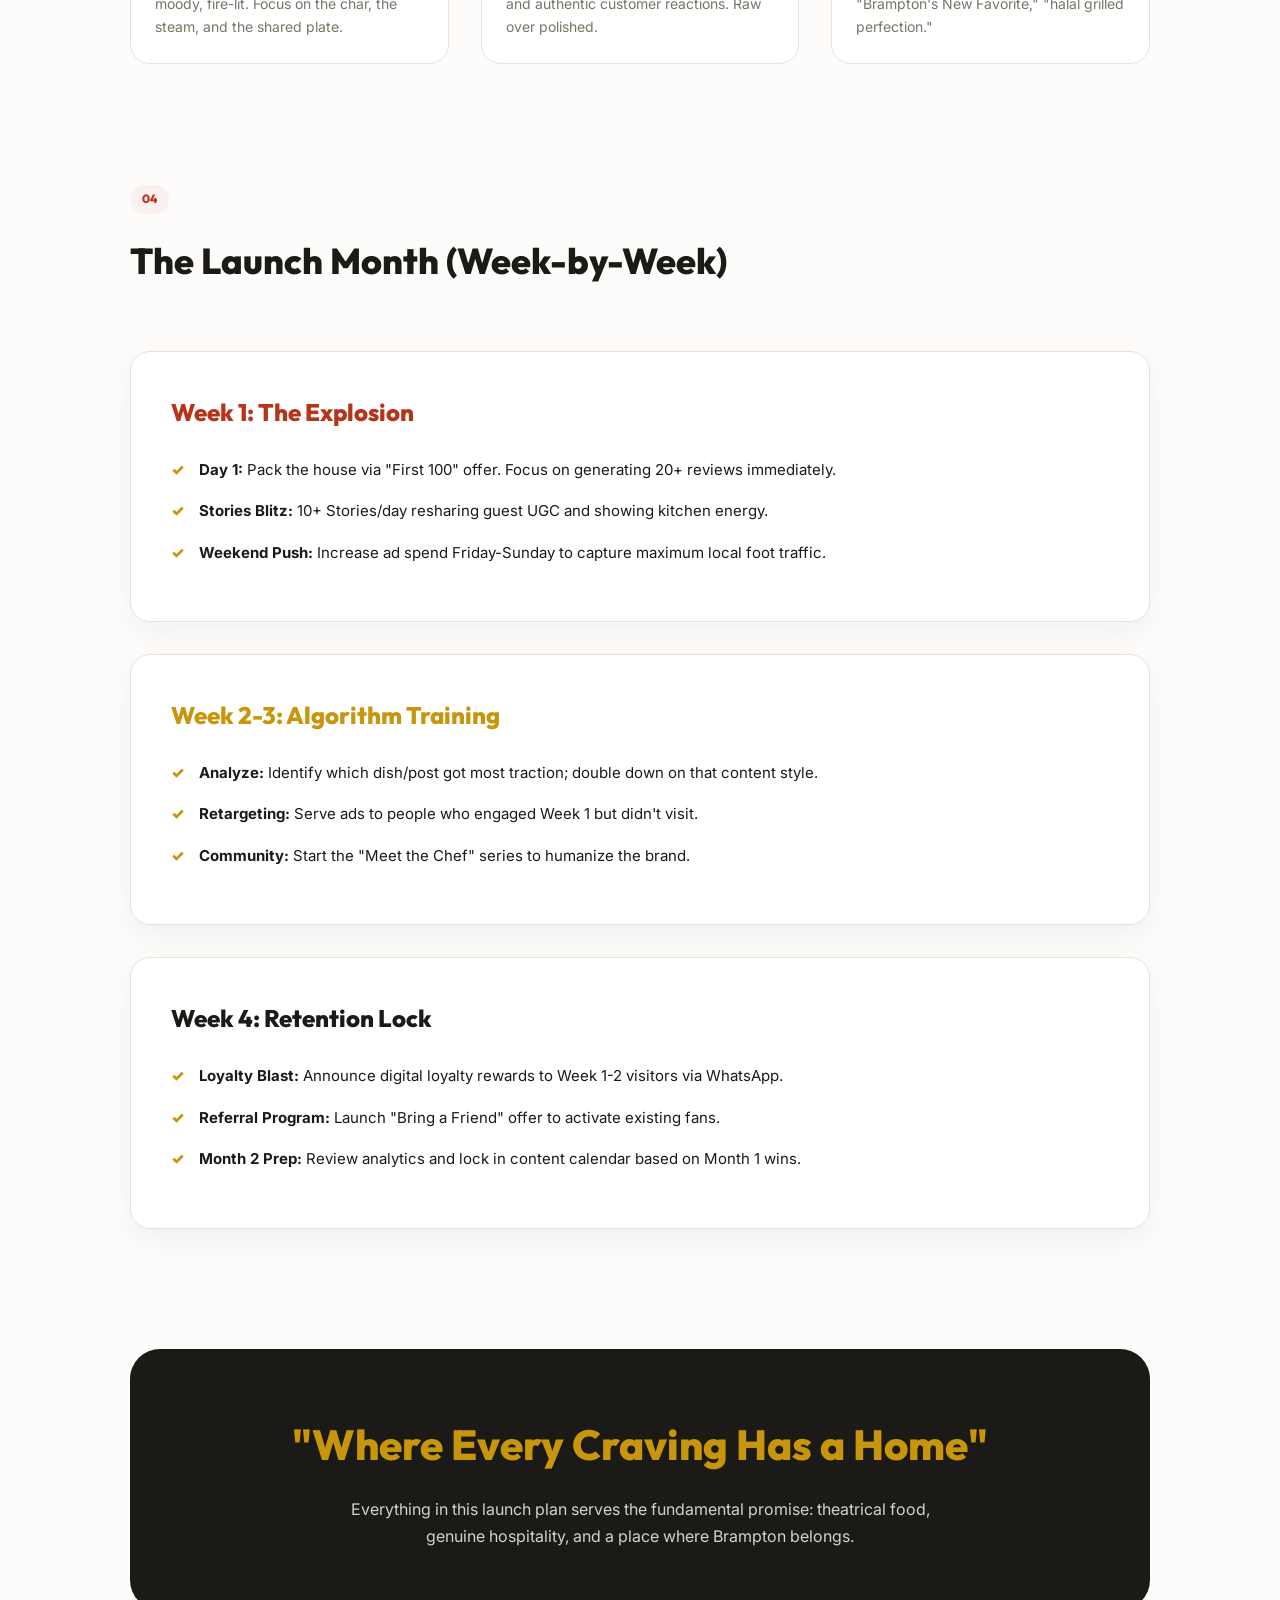
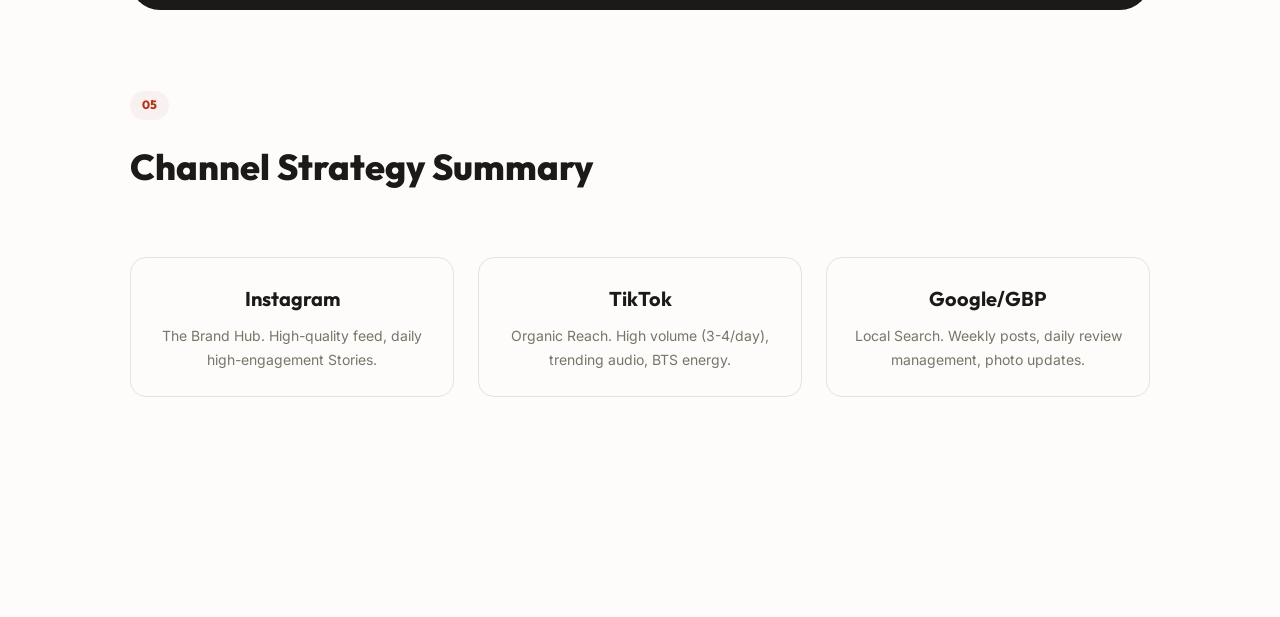
<file: launch-plan.html>
<!DOCTYPE html>
<html lang="en">
<head>
<meta charset="UTF-8">
<meta name="viewport" content="width=device-width, initial-scale=1.0">
<title>Lazzat Launch Campaign — 30-Day Blueprint</title>
<link rel="icon" href="/favicon.svg" type="image/svg+xml">
<link rel="apple-touch-icon" href="/favicon.svg">
<link rel="preconnect" href="https://fonts.googleapis.com">
<link rel="preconnect" href="https://fonts.gstatic.com" crossorigin>
<link href="https://fonts.googleapis.com/css2?family=Outfit:wght@300;400;500;600;700;800;900&family=Inter:wght@300;400;500;600;700;800;900&display=swap" rel="stylesheet">
<link rel="stylesheet" href="responsive.css">
<style>
html { scroll-behavior: smooth; }

:root {
  --accent: #b5341a;
  --gold: #c8960c;
  --dark: #1c1a17;
  --charcoal: #2e2b26;
  --warm: #f7f3ee;
  --muted: #7a7468;
  --border: #e8e2d9;
  --white: #fff;
  --shadow: 0 10px 30px rgba(0,0,0,0.05);
}

* { margin: 0; padding: 0; box-sizing: border-box; }

body {
  font-family: 'Inter', sans-serif;
  background: #fdfcfb;
  color: var(--dark);
  line-height: 1.7;
}

/* HERO */
.hero {
  min-height: 80vh;
  background: var(--dark);
  color: #fff;
  display: flex;
  align-items: center;
  justify-content: center;
  padding: 100px 40px;
  text-align: center;
  position: relative;
  overflow: hidden;
}

.hero::after {
  content: '';
  position: absolute;
  top: 0; left: 0; right: 0; bottom: 0;
  background: radial-gradient(circle at center, rgba(181, 52, 26, 0.15) 0%, transparent 70%);
}

.hero-content { position: relative; z-index: 2; max-width: 900px; }

.campaign-label {
  display: inline-block;
  font-size: 11px;
  font-weight: 800;
  letter-spacing: 4px;
  text-transform: uppercase;
  color: var(--gold);
  margin-bottom: 24px;
  padding: 8px 24px;
  border: 1px solid rgba(200, 150, 12, 0.3);
  border-radius: 100px;
}

.hero h1 {
  font-family: 'Outfit', sans-serif;
  font-size: clamp(48px, 8vw, 82px);
  font-weight: 900;
  line-height: 1.1;
  margin-bottom: 32px;
  letter-spacing: -2px;
}

.hero-subtitle {
  font-size: 20px;
  color: rgba(255, 255, 255, 0.7);
  font-weight: 400;
  margin-bottom: 40px;
}

.flame-divider {
  width: 60px;
  height: 3px;
  background: var(--accent);
  margin: 40px auto;
}

/* CONTAINER */
.container { max-width: 1100px; margin: 0 auto; padding: 100px 40px; }

/* SECTION */
.section { margin-bottom: 120px; }

.section-header { margin-bottom: 60px; }

.section-num {
  font-family: 'Outfit', sans-serif;
  font-size: 12px;
  font-weight: 800;
  color: var(--accent);
  background: rgba(181, 52, 26, 0.05);
  padding: 4px 12px;
  border-radius: 100px;
  margin-bottom: 16px;
  display: inline-block;
}

.section-title {
  font-family: 'Outfit', sans-serif;
  font-size: 36px;
  font-weight: 800;
  color: var(--dark);
  margin-bottom: 16px;
}

.section-subtitle {
  font-size: 17px;
  color: var(--muted);
  max-width: 750px;
}

/* CARDS */
.card {
  background: #fff;
  border: 1px solid var(--border);
  border-radius: 20px;
  padding: 40px;
  box-shadow: var(--shadow);
  margin-bottom: 32px;
}

.grid {
  display: grid;
  grid-template-columns: repeat(auto-fit, minmax(240px, 1fr));
  gap: 24px;
}

.stat-card {
  padding: 24px;
  background: #fdfcfb;
  border: 1px solid var(--border);
  border-radius: 16px;
  text-align: center;
}

.stat-icon { font-size: 32px; margin-bottom: 16px; }
.stat-title { font-family: 'Outfit', sans-serif; font-size: 20px; font-weight: 700; margin-bottom: 8px; }
.stat-text { font-size: 14px; color: var(--muted); }

/* TIMELINE */
.timeline { position: relative; padding-left: 40px; border-left: 2px solid var(--border); margin-left: 10px; }
.phase { position: relative; margin-bottom: 64px; }
.phase::before {
  content: '';
  position: absolute;
  left: -51px;
  top: 8px;
  width: 20px;
  height: 20px;
  background: #fff;
  border: 4px solid var(--accent);
  border-radius: 50%;
}

.phase-tag {
  display: inline-block;
  font-size: 11px;
  font-weight: 800;
  text-transform: uppercase;
  letter-spacing: 2px;
  color: var(--accent);
  background: rgba(181, 52, 26, 0.05);
  padding: 4px 16px;
  border-radius: 100px;
  margin-bottom: 16px;
}

.phase-title { font-family: 'Outfit', sans-serif; font-size: 24px; font-weight: 800; margin-bottom: 24px; }

.checklist { list-style: none; }
.checklist li {
  position: relative;
  padding-left: 28px;
  margin-bottom: 16px;
  font-size: 15px;
}
.checklist li::before {
  content: '✓';
  position: absolute;
  left: 0;
  color: var(--gold);
  font-weight: 900;
}

/* CREATIVE */
.creative-grid { display: grid; grid-template-columns: repeat(auto-fit, minmax(300px, 1fr)); gap: 32px; }
.creative-card { border: 1px solid var(--border); border-radius: 20px; overflow: hidden; background: #fff; }
.creative-head { background: var(--dark); color: #fff; padding: 24px; }
.creative-type { font-size: 10px; font-weight: 800; text-transform: uppercase; letter-spacing: 2px; color: var(--gold); margin-bottom: 8px; }
.creative-name { font-family: 'Outfit', sans-serif; font-size: 20px; font-weight: 700; }
.creative-body { padding: 24px; }

/* HIGHLIGHT BOX */
.highlight {
  background: var(--dark);
  color: #fff;
  padding: 60px;
  border-radius: 30px;
  text-align: center;
  margin: 80px 0;
}
.highlight-val { font-family: 'Outfit', sans-serif; font-size: 42px; font-weight: 800; color: var(--gold); margin-bottom: 16px; }

/* BACK LINK */
.back-btn {
  position: fixed; top: 30px; left: 30px;
  background: rgba(0,0,0,0.4);
  color: #fff; text-decoration: none;
  padding: 12px 24px; border-radius: 100px;
  font-size: 12px; font-weight: 800;
  letter-spacing: 2px; text-transform: uppercase;
  z-index: 1000; backdrop-filter: blur(10px);
  border: 1px solid rgba(255,255,255,0.1);
}

@media (max-width: 768px) {
  .container { padding: 48px 20px; }
  .hero { min-height: auto; padding: 90px 20px 60px; }
  .hero h1 { font-size: 36px; letter-spacing: -1px; }
  .hero-subtitle { font-size: 16px; }
  .section { margin-bottom: 64px; }
  .section-title { font-size: 26px; }
  .section-subtitle { font-size: 15px; }
  .card { padding: 24px 20px; }
  .highlight { padding: 32px 20px; margin: 48px 0; border-radius: 20px; }
  .highlight-val { font-size: 28px; }
  .timeline { padding-left: 28px; margin-left: 4px; }
  .phase::before { left: -39px; width: 16px; height: 16px; }
  .phase-title { font-size: 20px; }
  .back-btn { top: 12px; left: 12px; padding: 10px 16px; font-size: 10px; }
}

@media (max-width: 480px) {
  .hero h1 { font-size: 30px; }
  .grid { grid-template-columns: 1fr; }
  .creative-grid { grid-template-columns: 1fr; }
  .back-btn { position: static; display: inline-flex; margin: 12px; }
  .hero { padding-top: 20px; }
}
</style>
</head>
<body class="has-fixed-back">

<a href="index.html#s9" class="back-btn fixed-back">← Go Back</a>

<div class="hero">
  <div class="hero-content">
    <div class="campaign-label">Grand Opening Activation</div>
    <h1>The Lazzat Ignition</h1>
    <div class="hero-subtitle">A 30-Day Tactical Blueprint to Dominate the Brampton Grill Scene</div>
    <div class="flame-divider"></div>
    <div class="hero-tagline" style="font-family:'Outfit', sans-serif; font-style:italic; font-size:20px; opacity:0.8;">"Where Every Craving Has a Home"</div>
  </div>
</div>

<div class="container">

  <!-- OVERVIEW -->
  <section class="section">
    <div class="section-header">
      <div class="section-num">01</div>
      <h2 class="section-title">Campaign Overview</h2>
      <p class="section-subtitle">This isn't a generic launch—it's a 30-day "Algorithm Training" sprint designed to anchor Lazzat as the premier multiracial halal grill in the Brampton psyche.</p>
    </div>
    
    <div class="grid">
      <div class="stat-card">
        <div class="stat-icon">🎯</div>
        <div class="stat-title">Objective</div>
        <div class="stat-text">Establish Lazzat as Brampton's premier multiracial halal grill destination—where authentic tawa craft meets "Everyone's Table"—targeting 500+ guests in Month 1.</div>
      </div>
      <div class="stat-card">
        <div class="stat-icon">💰</div>
        <div class="stat-title">Budget</div>
        <div class="stat-text">$2,200 Monthly Spend: 50% Paid Social, 25% Influencers, 25% Content.</div>
      </div>
      <div class="stat-card">
        <div class="stat-icon">📊</div>
        <div class="stat-title">KPIs</div>
        <div class="stat-text">1,500+ IG Followers, 100+ Google Reviews (4.5+ ★), 20% Repeat Customer Rate.</div>
      </div>
    </div>
  </section>

  <!-- TIMELINE -->
  <section class="section">
    <div class="section-header">
      <div class="section-num">02</div>
      <h2 class="section-title">Pre-Launch Timeline</h2>
      <p class="section-subtitle">The foundation must be locked before the first sizzle hits the tawa.</p>
    </div>

    <div class="timeline">
      <div class="phase">
        <div class="phase-tag">Days -14 to -10</div>
        <div class="phase-title">Digital Foundation</div>
        <div class="card">
          <ul class="checklist">
            <li><strong>Infrastructure:</strong> GBP claimed with 50+ hero shots; website load time < 2.5s; HTML menu (no PDFs).</li>
            <li><strong>Reviews & WiFi:</strong> Table QR codes printed; WiFi portal email capture live; staff verbal ask script rehearsed.</li>
            <li><strong>Delivery:</strong> UberEats/Skip/DoorDash accounts live with professional menu photography.</li>
          </ul>
        </div>
      </div>

      <div class="phase">
        <div class="phase-tag">Days -10 to -3</div>
        <div class="phase-title">Content & Teaser Sprint</div>
        <div class="card">
          <ul class="checklist">
            <li><strong>Hero Grid:</strong> Post 9 high-res images to IG (dark, moody, fire-lit) to create a cohesive brand hub.</li>
            <li><strong>TikTok Countdown:</strong> Daily "Sizzle ASMR" and "Founders Story" videos to build local anticipation.</li>
            <li><strong>Influencer Outreach:</strong> Confirm 5-10 local micro-influencers for Grand Opening Week coverage.</li>
          </ul>
        </div>
      </div>

      <div class="phase">
        <div class="phase-tag">Final 72 Hours</div>
        <div class="phase-title">Ignition Launch</div>
        <div class="card">
          <ul class="checklist">
            <li><strong>Staff Drill:</strong> Final training on 'Dramatic Tawa Presentation' and review collection.</li>
            <li><strong>Ad Launch:</strong> Meta ads go live targeting 5km radius with "Opening This Week" creative.</li>
            <li><strong>Influencer Preview:</strong> Private soft-tasting for creators to ensure Day 1-2 content blitz.</li>
          </ul>
        </div>
      </div>
    </div>
  </section>

  <!-- CREATIVE -->
  <section class="section">
    <div class="section-header">
      <div class="section-num">03</div>
      <h2 class="section-title">Creative Requirements</h2>
    </div>

    <div class="creative-grid">
      <div class="creative-card">
        <div class="creative-head">
          <div class="creative-type">Social Hub</div>
          <div class="creative-name">Instagram Grid</div>
        </div>
        <div class="creative-body">
          <p class="stat-text">9 Hero Posts minimum. Aesthetic: Dark, moody, fire-lit. Focus on the char, the steam, and the shared plate.</p>
        </div>
      </div>
      <div class="creative-card">
        <div class="creative-head">
          <div class="creative-type">Discovery</div>
          <div class="creative-name">TikTok/Reels</div>
        </div>
        <div class="creative-body">
          <p class="stat-text">15-20 Clips. ASMR sizzle, kitchen hustle, and authentic customer reactions. Raw over polished.</p>
        </div>
      </div>
      <div class="creative-card">
        <div class="creative-head">
          <div class="creative-type">Conversion</div>
          <div class="creative-name">Meta Ad Assets</div>
        </div>
        <div class="creative-body">
          <p class="stat-text">6 Variations. Video-first hooks: "Brampton's New Favorite," "halal grilled perfection."</p>
        </div>
      </div>
    </div>
  </section>

  <!-- WEEK BY WEEK -->
  <section class="section">
    <div class="section-header">
      <div class="section-num">04</div>
      <h2 class="section-title">The Launch Month (Week-by-Week)</h2>
    </div>

    <div class="card">
      <div class="phase-title" style="color:var(--accent)">Week 1: The Explosion</div>
      <ul class="checklist">
        <li><strong>Day 1:</strong> Pack the house via "First 100" offer. Focus on generating 20+ reviews immediately.</li>
        <li><strong>Stories Blitz:</strong> 10+ Stories/day resharing guest UGC and showing kitchen energy.</li>
        <li><strong>Weekend Push:</strong> Increase ad spend Friday-Sunday to capture maximum local foot traffic.</li>
      </ul>
    </div>

    <div class="card">
      <div class="phase-title" style="color:var(--gold)">Week 2-3: Algorithm Training</div>
      <ul class="checklist">
        <li><strong>Analyze:</strong> Identify which dish/post got most traction; double down on that content style.</li>
        <li><strong>Retargeting:</strong> Serve ads to people who engaged Week 1 but didn't visit.</li>
        <li><strong>Community:</strong> Start the "Meet the Chef" series to humanize the brand.</li>
      </ul>
    </div>

    <div class="card">
      <div class="phase-title">Week 4: Retention Lock</div>
      <ul class="checklist">
        <li><strong>Loyalty Blast:</strong> Announce digital loyalty rewards to Week 1-2 visitors via WhatsApp.</li>
        <li><strong>Referral Program:</strong> Launch "Bring a Friend" offer to activate existing fans.</li>
        <li><strong>Month 2 Prep:</strong> Review analytics and lock in content calendar based on Month 1 wins.</li>
      </ul>
    </div>
  </section>

  <div class="highlight">
    <div class="highlight-val">"Where Every Craving Has a Home"</div>
    <p style="opacity: 0.8; max-width: 600px; margin: 0 auto;">Everything in this launch plan serves the fundamental promise: theatrical food, genuine hospitality, and a place where Brampton belongs.</p>
  </div>

  <!-- CHANNEL SUMMARY -->
  <section class="section">
    <div class="section-header">
      <div class="section-num">05</div>
      <h2 class="section-title">Channel Strategy Summary</h2>
    </div>
    
    <div class="grid">
      <div class="stat-card">
        <div class="stat-title">Instagram</div>
        <div class="stat-text">The Brand Hub. High-quality feed, daily high-engagement Stories.</div>
      </div>
      <div class="stat-card">
        <div class="stat-title">TikTok</div>
        <div class="stat-text">Organic Reach. High volume (3-4/day), trending audio, BTS energy.</div>
      </div>
      <div class="stat-card">
        <div class="stat-title">Google/GBP</div>
        <div class="stat-text">Local Search. Weekly posts, daily review management, photo updates.</div>
      </div>
    </div>
  </section>

</div>

</body>
</html>
</file>
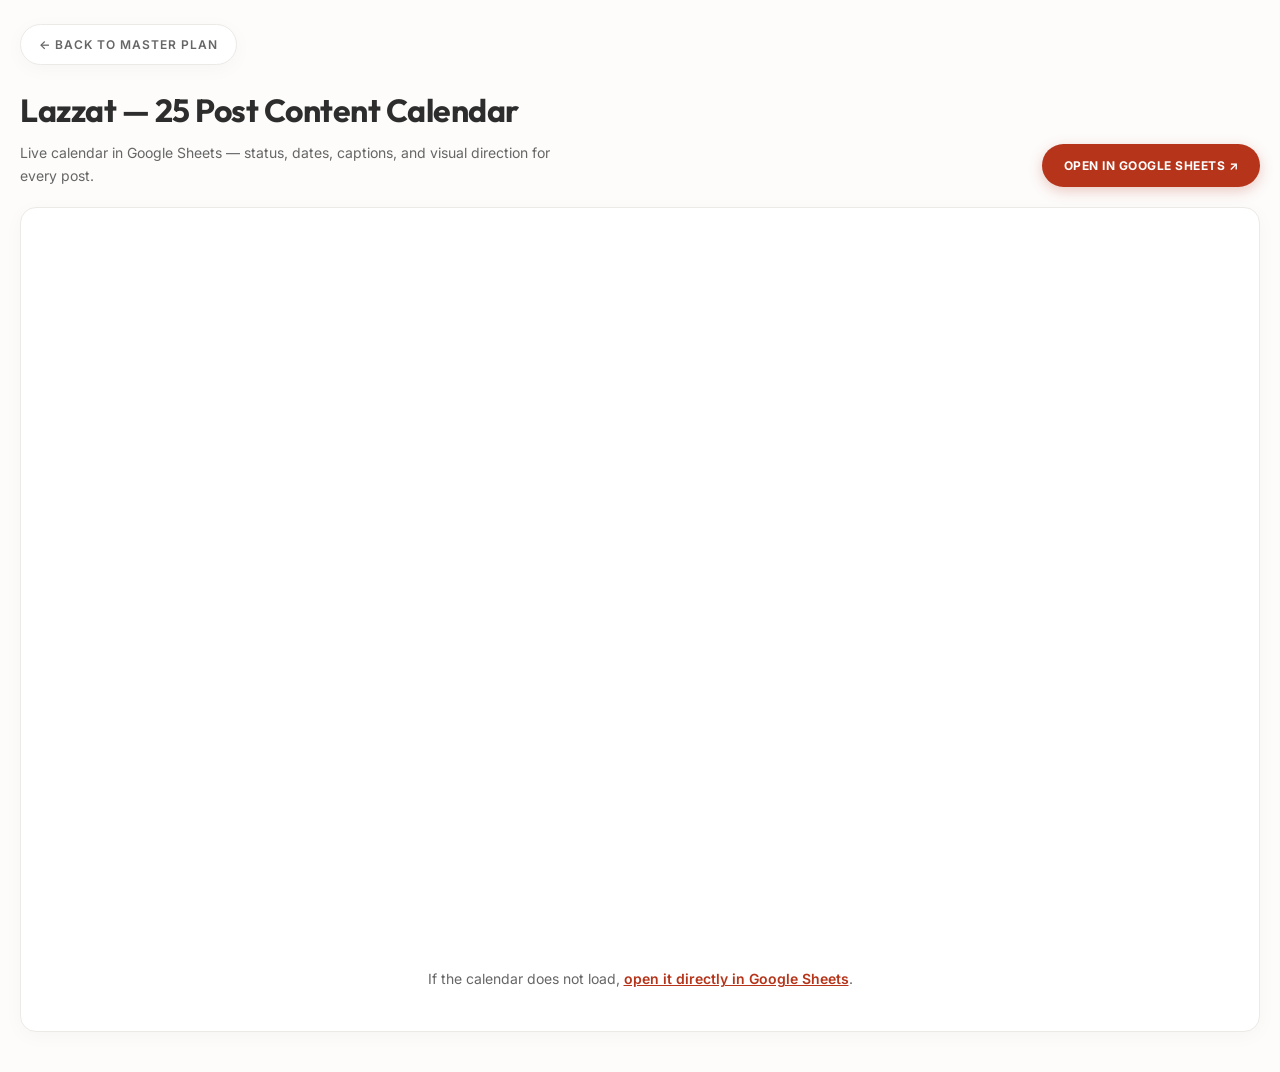
<file: menu-content-calendar.html>
<!DOCTYPE html>
<html lang="en">
<head>
<meta charset="UTF-8">
<meta name="viewport" content="width=device-width, initial-scale=1.0">
<title>Lazzat — 25-Post Content Calendar</title>
<link rel="icon" href="/favicon.svg" type="image/svg+xml">
<link rel="apple-touch-icon" href="/favicon.svg">
<link rel="preconnect" href="https://fonts.googleapis.com">
<link rel="preconnect" href="https://fonts.gstatic.com" crossorigin>
<link href="https://fonts.googleapis.com/css2?family=Inter:wght@300;400;500;600&family=Outfit:wght@300;400;500;600;700;800&display=swap" rel="stylesheet">
<link rel="stylesheet" href="responsive.css">
<style>
  :root {
    --bg: #fdfcfb;
    --text: #2d2d2d;
    --text-muted: #666;
    --accent: #b5341a;
    --accent-soft: #f8e9e6;
    --gold: #c8960c;
    --border: #eceae6;
    --shadow: 0 4px 20px rgba(0,0,0,0.03);
  }

  * { margin: 0; padding: 0; box-sizing: border-box; }
  body {
    font-family: 'Inter', -apple-system, sans-serif;
    background: var(--bg);
    color: var(--text);
    line-height: 1.6;
    -webkit-font-smoothing: antialiased;
  }

  .back-btn {
    display: inline-flex;
    align-items: center;
    gap: 8px;
    padding: 10px 18px;
    background: #fff;
    border: 1px solid var(--border);
    border-radius: 100px;
    color: var(--text-muted);
    text-decoration: none;
    font-size: 12px;
    font-weight: 600;
    text-transform: uppercase;
    letter-spacing: 1px;
    box-shadow: var(--shadow);
    transition: all 0.2s;
  }
  .back-btn:hover { color: var(--accent); border-color: var(--accent); transform: translateX(-4px); }

  .page { max-width: 1400px; margin: 0 auto; padding: 24px 20px 40px; }

  .cal-header {
    margin-bottom: 20px;
    display: flex;
    flex-wrap: wrap;
    align-items: flex-end;
    justify-content: space-between;
    gap: 16px;
  }

  .cal-header h1 {
    font-family: 'Outfit', sans-serif;
    font-size: clamp(24px, 5vw, 32px);
    font-weight: 700;
    letter-spacing: -0.5px;
    margin-bottom: 6px;
  }

  .cal-header p {
    font-size: 14px;
    color: var(--text-muted);
    max-width: 560px;
  }

  .open-sheet-btn {
    display: inline-flex;
    align-items: center;
    gap: 8px;
    padding: 12px 22px;
    background: var(--accent);
    color: #fff;
    border-radius: 100px;
    font-size: 12px;
    font-weight: 700;
    text-transform: uppercase;
    letter-spacing: 0.5px;
    text-decoration: none;
    box-shadow: 0 4px 14px rgba(181, 52, 26, 0.25);
    transition: opacity 0.2s;
    white-space: nowrap;
  }
  .open-sheet-btn:hover { opacity: 0.9; }

  .sheet-wrap {
    background: #fff;
    border: 1px solid var(--border);
    border-radius: 16px;
    overflow: hidden;
    box-shadow: var(--shadow);
    min-height: 70vh;
  }

  .sheet-embed {
    display: block;
    width: 100%;
    height: min(80vh, 900px);
    min-height: 480px;
    border: 0;
  }

  .sheet-fallback {
    padding: 40px 24px;
    text-align: center;
    color: var(--text-muted);
    font-size: 14px;
  }

  .sheet-fallback a {
    color: var(--accent);
    font-weight: 600;
  }

  @media (max-width: 600px) {
    .page { padding: 16px 12px 32px; }
    .cal-header { flex-direction: column; align-items: flex-start; }
    .open-sheet-btn { width: 100%; justify-content: center; }
    .sheet-embed { min-height: 420px; height: 65vh; }
  }
</style>
</head>
<body>

<div class="page">
  <a href="index.html#s9" class="back-btn">← Back to Master Plan</a>

  <header class="cal-header" style="margin-top: 20px;">
    <div>
      <h1>Lazzat — 25 Post Content Calendar</h1>
      <p>Live calendar in Google Sheets — status, dates, captions, and visual direction for every post.</p>
    </div>
    <a
      class="open-sheet-btn"
      href="https://docs.google.com/spreadsheets/d/1jmFslA_GMkvpUL0WMEDsuFJmWy2-z5Kw7siyW0etoB0/edit?usp=sharing"
      target="_blank"
      rel="noopener noreferrer"
    >Open in Google Sheets ↗</a>
  </header>

  <div class="sheet-wrap">
    <iframe
      class="sheet-embed"
      title="Lazzat content calendar"
      src="https://docs.google.com/spreadsheets/d/1jmFslA_GMkvpUL0WMEDsuFJmWy2-z5Kw7siyW0etoB0/htmlembed?widget=true&amp;headers=false"
      loading="lazy"
      allowfullscreen
    ></iframe>
    <p class="sheet-fallback">
      If the calendar does not load, <a href="https://docs.google.com/spreadsheets/d/1jmFslA_GMkvpUL0WMEDsuFJmWy2-z5Kw7siyW0etoB0/edit?usp=sharing" target="_blank" rel="noopener noreferrer">open it directly in Google Sheets</a>.
    </p>
  </div>
</div>

</body>
</html>
</file>
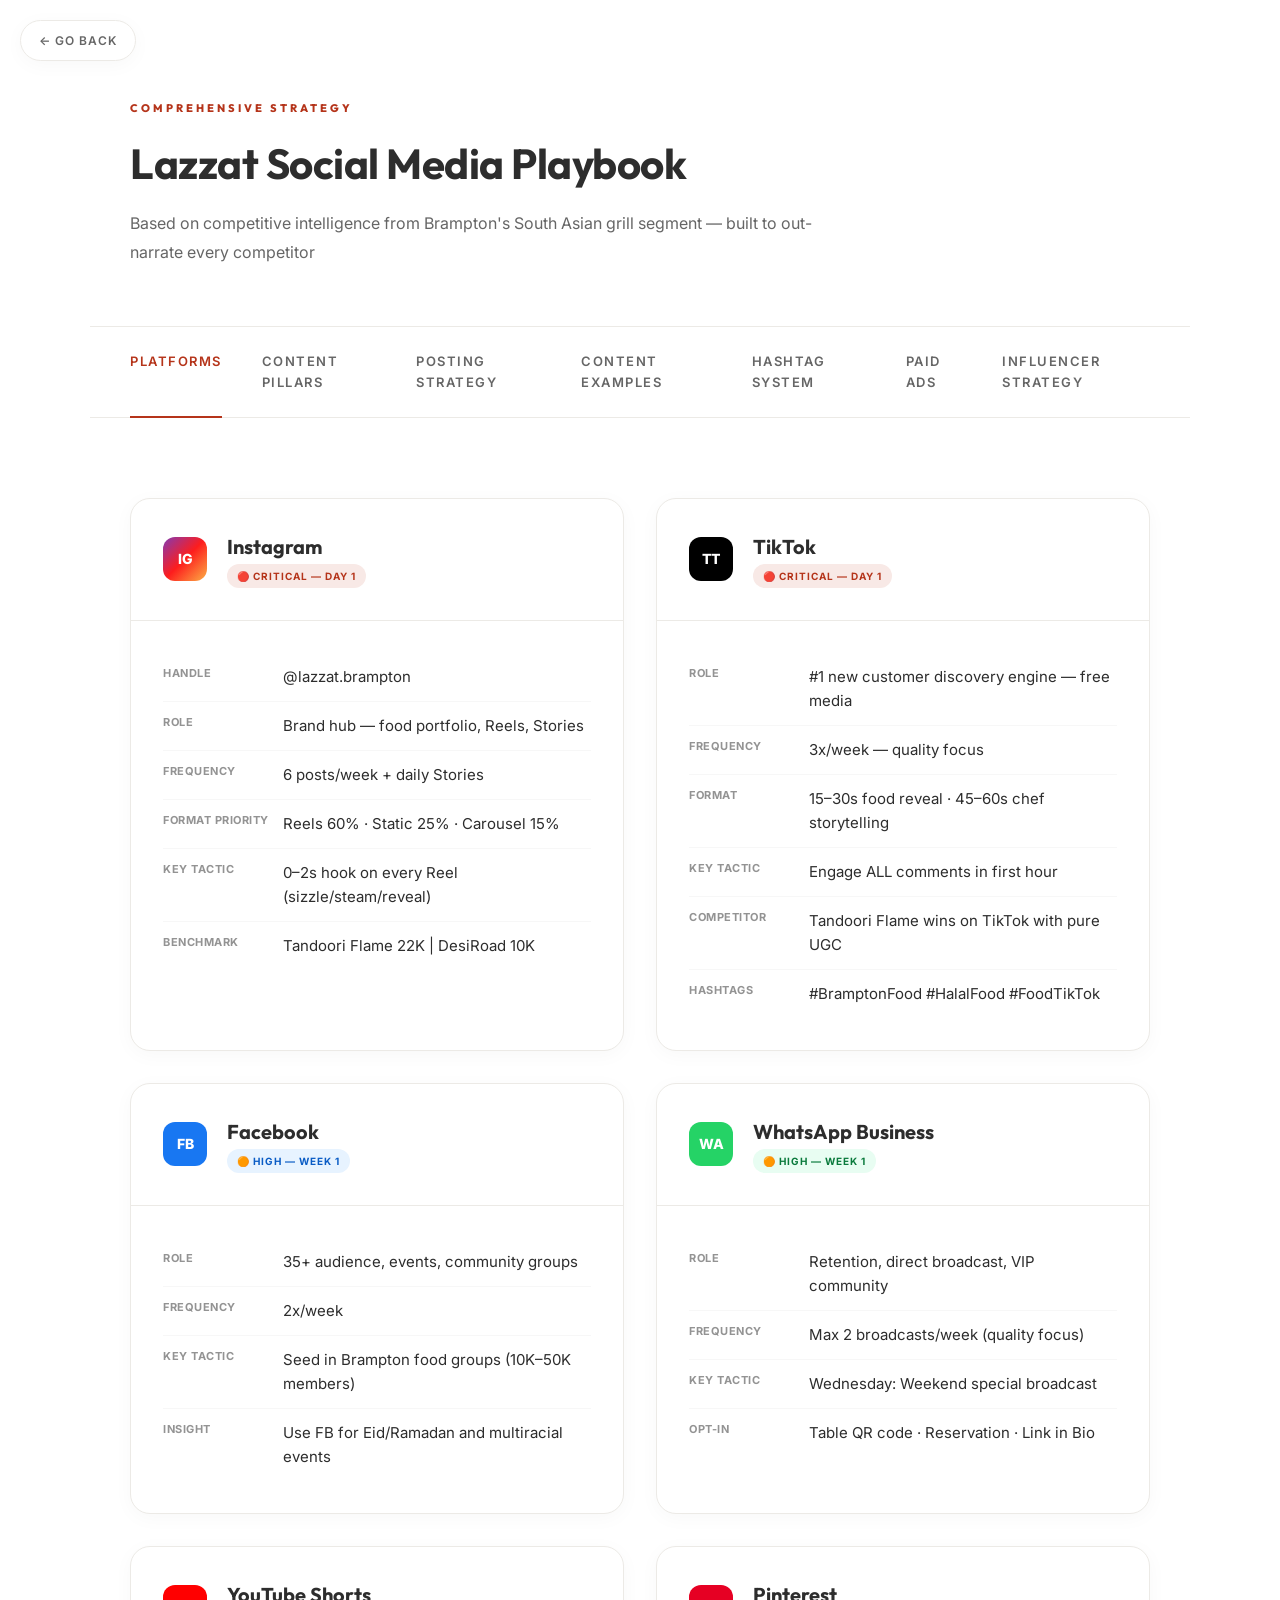
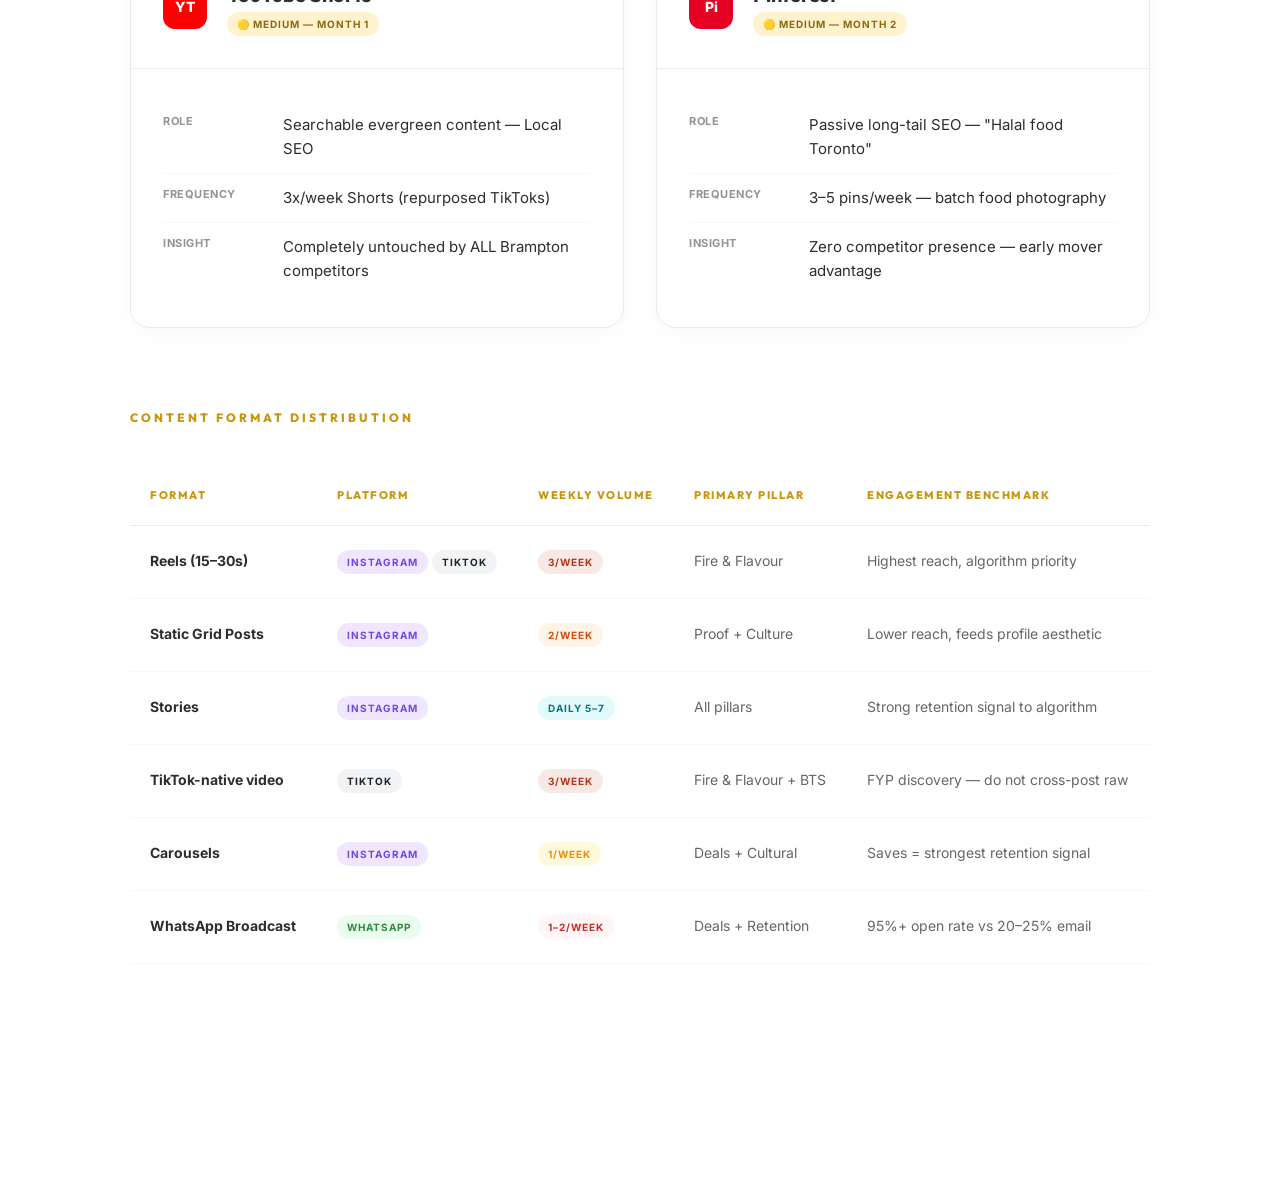
<file: social-media-strategy.html>
<!DOCTYPE html>
<html lang="en">
<head>
<meta charset="UTF-8">
<meta name="viewport" content="width=device-width, initial-scale=1.0">
<title>Lazzat Social Media Playbook</title>
<link rel="icon" href="/favicon.svg" type="image/svg+xml">
<link rel="apple-touch-icon" href="/favicon.svg">
<link rel="preconnect" href="https://fonts.googleapis.com">
<link rel="preconnect" href="https://fonts.gstatic.com" crossorigin>
<link href="https://fonts.googleapis.com/css2?family=Inter:wght@300;400;500;600&family=Outfit:wght@300;400;500;600;700;800&display=swap" rel="stylesheet">
<link rel="stylesheet" href="responsive.css">
<style>
  :root {
    --bg: #ffffff;
    --text: #2d2d2d;
    --text-muted: #666;
    --accent: #b5341a;
    --accent-soft: #f8e9e6;
    --gold: #c8960c;
    --border: #eceae6;
    --shadow: 0 4px 20px rgba(0,0,0,0.03);
    --ig: #E1306C; --tt: #000000; --fb: #1877F2; --wa: #25D366; --yt: #FF0000;
  }

  * { box-sizing: border-box; margin: 0; padding: 0; }
  body { 
    font-family: 'Inter', sans-serif; background: var(--bg); color: var(--text); 
    font-size: 15px; line-height: 1.6; -webkit-font-smoothing: antialiased;
  }

  .wrap { max-width: 1100px; margin: 0 auto; padding-bottom: 80px; }

  /* BACK BTN */
  .back-btn { 
    position: fixed; top: 20px; left: 20px; z-index: 1000;
    text-decoration: none; color: var(--text-muted); font-size: 12px; font-weight: 600; 
    padding: 10px 18px; background: #fff; border: 1px solid var(--border); border-radius: 100px;
    box-shadow: var(--shadow); transition: all 0.3s; text-transform: uppercase; letter-spacing: 1px;
  }
  .back-btn:hover { color: var(--accent); transform: translateX(-4px); }

  /* HERO */
  .hero { padding: 100px 40px 60px; border-bottom: 1px solid var(--border); }
  .hero-eyebrow { 
    font-family: 'Outfit', sans-serif; font-size: 11px; font-weight: 800; 
    color: var(--accent); letter-spacing: 3px; text-transform: uppercase; margin-bottom: 12px;
  }
  .hero-title { 
    font-family: 'Outfit', sans-serif; font-size: 42px; font-weight: 700; 
    color: var(--text); letter-spacing: -0.5px; margin-bottom: 12px;
  }
  .hero-sub { color: var(--text-muted); font-size: 16px; max-width: 700px; line-height: 1.8; }

  /* TABS */
  .tabs { 
    display: flex; padding: 0 40px; border-bottom: 1px solid var(--border); 
    background: #fff; position: sticky; top: 0; z-index: 100; gap: 40px;
  }
  .tab { 
    padding: 24px 0; font-size: 13px; font-weight: 600; color: var(--text-muted); 
    cursor: pointer; position: relative; transition: all 0.3s;
    text-transform: uppercase; letter-spacing: 1.5px;
  }
  .tab:hover { color: var(--text); }
  .tab.on { color: var(--accent); }
  .tab.on::after { 
    content: ""; position: absolute; bottom: -1px; left: 0; width: 100%; 
    height: 2px; background: var(--accent); 
  }

  /* PANELS */
  .panel { display: none; padding: 80px 40px; animation: fadeIn 0.5s cubic-bezier(0.4, 0, 0.2, 1); }
  .panel.on { display: block; }
  @keyframes fadeIn { from { opacity: 0; transform: translateY(15px); } to { opacity: 1; transform: translateY(0); } }

  .sec-label { 
    font-family: 'Outfit', sans-serif; font-size: 12px; font-weight: 800; 
    color: var(--gold); letter-spacing: 3px; text-transform: uppercase; margin-bottom: 40px;
  }

  /* COMPONENTS */
  .info { background: var(--accent-soft); color: var(--accent); border-radius: 16px; padding: 32px; margin-bottom: 60px; font-size: 16px; line-height: 1.7; }
  .info strong { color: var(--accent); font-weight: 700; }

  .plat-grid { display: grid; grid-template-columns: 1fr 1fr; gap: 32px; margin-bottom: 80px; }
  .plat-card { background: #fff; border: 1px solid var(--border); border-radius: 20px; overflow: hidden; box-shadow: var(--shadow); transition: transform 0.3s; }
  .plat-header { display: flex; align-items: center; gap: 20px; padding: 32px; border-bottom: 1px solid var(--border); }
  .plat-icon { width: 44px; height: 44px; border-radius: 12px; display: flex; align-items: center; justify-content: center; font-size: 14px; font-weight: 800; color: #fff; flex-shrink: 0; }
  .plat-name { font-family: 'Outfit', sans-serif; font-weight: 700; font-size: 20px; color: var(--text); }
  .plat-body { padding: 32px; }
  .plat-row { display: flex; padding: 12px 0; border-bottom: 1px solid rgba(0,0,0,0.03); }
  .plat-row:last-child { border-bottom: none; }
  .plat-key { color: var(--text-muted); width: 120px; font-size: 11px; font-weight: 700; text-transform: uppercase; letter-spacing: 0.5px; opacity: 0.7; }
  .plat-val { font-size: 15px; color: var(--text); flex: 1; }

  .pillar-grid { display: grid; grid-template-columns: 1fr 1fr 1fr; gap: 24px; margin-bottom: 80px; }
  .pillar { background: #fff; border: 1px solid var(--border); border-radius: 20px; display: flex; flex-direction: column; box-shadow: var(--shadow); }
  .pillar-top { padding: 32px; flex: 1; }
  .pillar-num { font-size: 11px; font-weight: 800; color: var(--accent); margin-bottom: 10px; text-transform: uppercase; letter-spacing: 1px; }
  .pillar-name { font-family: 'Outfit', sans-serif; font-size: 20px; font-weight: 700; margin-bottom: 16px; color: var(--text); }
  .pillar-desc { font-size: 15px; color: var(--text-muted); line-height: 1.7; }
  .pillar-foot { padding: 20px 32px; font-size: 12px; font-weight: 700; color: var(--gold); border-top: 1px solid var(--border); text-transform: uppercase; letter-spacing: 1px; }

  /* CALENDAR */
  .cal { display: grid; grid-template-columns: repeat(7, 1fr); gap: 16px; margin-bottom: 60px; }
  .cal-day { background: #fff; border: 1px solid var(--border); border-radius: 16px; overflow: hidden; box-shadow: var(--shadow); }
  .cal-dn { padding: 16px; text-align: center; font-weight: 800; font-size: 11px; background: #f9f8f6; border-bottom: 1px solid var(--border); text-transform: uppercase; letter-spacing: 1px; }
  .cal-slots { padding: 16px; }
  .cal-slot { padding: 12px; border-radius: 10px; background: #fdfcfb; border: 1px solid var(--border); margin-bottom: 10px; font-size: 12px; line-height: 1.5; }
  .cal-plat { font-weight: 800; color: var(--accent); margin-bottom: 6px; font-size: 10px; text-transform: uppercase; }

  /* EXAMPLES */
  .ex-grid { display: grid; grid-template-columns: 1fr 1fr; gap: 32px; margin-bottom: 80px; }
  .ex-card { background: #fff; border: 1px solid var(--border); border-radius: 20px; padding: 32px; box-shadow: var(--shadow); }
  .ex-type { font-size: 11px; font-weight: 800; color: var(--gold); margin-bottom: 16px; text-transform: uppercase; letter-spacing: 1px; }
  .ex-caption { font-size: 15px; color: var(--text); font-style: italic; margin-bottom: 24px; line-height: 1.7; padding: 24px; background: #fdfcfb; border-radius: 12px; border-left: 4px solid var(--gold); }
  .ex-tags { display: flex; flex-wrap: wrap; gap: 8px; }
  .ex-tag { font-size: 11px; padding: 4px 12px; border-radius: 100px; background: #fff; color: var(--text-muted); border: 1px solid var(--border); font-weight: 600; }

  /* TIMELINE */
  .timeline { position: relative; margin: 40px 0; padding-left: 40px; border-left: 1px solid var(--border); }
  .tl-item { position: relative; margin-bottom: 60px; }
  .tl-dot { position: absolute; left: -46px; width: 11px; height: 11px; border-radius: 50%; background: var(--accent); top: 8px; border: 3px solid #fff; }
  .tl-week { font-size: 12px; font-weight: 800; color: var(--gold); margin-bottom: 12px; text-transform: uppercase; letter-spacing: 2px; }
  .tl-head { font-family: 'Outfit', sans-serif; font-size: 20px; font-weight: 700; margin-bottom: 20px; color: var(--text); }
  .tl-list { list-style: none; }
  .tl-list li { font-size: 15px; color: var(--text-muted); padding: 10px 0; border-bottom: 1px solid rgba(0,0,0,0.03); }

  /* BUDGET */
  .budget-list { max-width: 800px; margin-bottom: 80px; }
  .brow { display: flex; align-items: center; gap: 24px; margin-bottom: 24px; }
  .blabel { width: 200px; font-size: 13px; font-weight: 700; color: var(--text); text-transform: uppercase; letter-spacing: 1px; }
  .btrack { flex: 1; background: #f0f0f0; border-radius: 100px; height: 12px; overflow: hidden; }
  .bfill { height: 100%; border-radius: 100px; background: var(--accent); transition: width 1s ease; }
  .bamt { width: 120px; font-size: 14px; font-weight: 700; color: var(--text-muted); text-align: right; }

  /* FREQUENCY */
  .freq-grid { display: grid; grid-template-columns: repeat(auto-fit, minmax(180px, 1fr)); gap: 20px; margin-bottom: 60px; }
  .freq-card { background: #fff; border: 1px solid var(--border); border-radius: 20px; padding: 32px; text-align: center; box-shadow: var(--shadow); }
  .freq-plat { font-size: 11px; font-weight: 800; letter-spacing: 2px; margin-bottom: 12px; text-transform: uppercase; }
  .freq-num { font-family: 'Outfit', sans-serif; font-size: 42px; font-weight: 700; color: var(--text); line-height: 1; margin-bottom: 8px; }
  .freq-unit { font-size: 12px; color: var(--text-muted); font-weight: 600; text-transform: uppercase; letter-spacing: 1px; }

  /* HOOKS */
  .hook-grid { display: grid; grid-template-columns: 1fr 1fr; gap: 24px; margin-bottom: 60px; }
  .hook-card { background: #fff; border: 1px solid var(--border); border-radius: 20px; padding: 32px; display: flex; gap: 24px; align-items: flex-start; box-shadow: var(--shadow); }
  .hook-num { font-family: 'Outfit', sans-serif; font-size: 32px; font-weight: 700; color: var(--accent); line-height: 1; opacity: 0.3; }
  .hook-text { font-size: 15px; color: var(--text); line-height: 1.7; }

  /* HASHTAGS */
  .ht { font-size: 13px; font-weight: 600; color: var(--text-muted); background: #f9f8f6; padding: 8px 16px; border-radius: 100px; border: 1px solid var(--border); transition: all 0.3s; }
  .ht:hover { border-color: var(--accent); color: var(--accent); background: var(--accent-soft); }

  .divider { height: 1px; background: var(--border); margin: 60px 0; }

  /* STRAT TABLES */
  .strat-table { width: 100%; border-collapse: collapse; margin-bottom: 60px; font-size: 14px; }
  .strat-table th { text-align: left; padding: 20px; font-family: 'Outfit', sans-serif; font-size: 11px; font-weight: 800; color: var(--gold); text-transform: uppercase; letter-spacing: 1.5px; border-bottom: 1px solid var(--border); }
  .strat-table td { padding: 24px 20px; border-bottom: 1px solid rgba(0,0,0,0.03); vertical-align: top; color: var(--text-muted); line-height: 1.6; }
  .strat-table tr:hover td { background: #fdfcfb; color: var(--text); }
  .strat-table strong { color: var(--text); font-weight: 700; }

  .badge-pill { display: inline-block; padding: 4px 10px; border-radius: 100px; font-size: 10px; font-weight: 700; text-transform: uppercase; letter-spacing: 1px; }

  @media (max-width: 1000px) {
    .plat-grid, .pillar-grid, .ex-grid, .hook-grid { grid-template-columns: 1fr; }
    .cal { grid-template-columns: repeat(2, 1fr); }
    .tabs { padding: 0 16px; gap: 16px; overflow-x: auto; -webkit-overflow-scrolling: touch; scrollbar-width: none; }
    .tabs::-webkit-scrollbar { display: none; }
    .tab { flex-shrink: 0; white-space: nowrap; font-size: 11px; padding: 18px 0; }
    .hero { padding: 80px 20px 40px; }
    .hero-title { font-size: 30px; }
    .panel { padding: 48px 20px; }
    .strat-table { display: block; overflow-x: auto; -webkit-overflow-scrolling: touch; }
    .plat-header, .plat-body, .pillar-top { padding: 24px; }
    .plat-row { flex-direction: column; gap: 4px; }
    .plat-key { width: auto; }
    .brow { flex-wrap: wrap; gap: 12px; }
    .blabel { width: 100%; }
    .bamt { width: auto; text-align: left; }
  }

  @media (max-width: 600px) {
    .cal { grid-template-columns: 1fr; }
    .hero-title { font-size: 26px; }
    .hero-sub { font-size: 14px; }
    .panel { padding: 32px 16px; }
    .sec-label { margin-bottom: 24px; letter-spacing: 2px; }
    .info { padding: 20px; font-size: 14px; margin-bottom: 32px; }
    .ex-card, .hook-card { padding: 20px; }
    .freq-card { padding: 24px 16px; }
    .freq-num { font-size: 32px; }
  }
</style>
</head>
<body class="has-fixed-back">
<a href="index.html#s9" class="back-btn fixed-back">← Go Back</a>
<div class="wrap">

<!-- HERO -->
<div class="hero">
  <div class="hero-eyebrow">Comprehensive Strategy</div>
  <div class="hero-title">Lazzat Social Media Playbook</div>
  <div class="hero-sub">Based on competitive intelligence from Brampton's South Asian grill segment — built to out-narrate every competitor</div>

</div>

<!-- TABS -->
<div class="tabs">
  <div class="tab on" onclick="switchTab(0)">Platforms</div>
  <div class="tab" onclick="switchTab(1)">Content Pillars</div>
  <div class="tab" onclick="switchTab(2)">Posting Strategy</div>
  <div class="tab" onclick="switchTab(3)">Content Examples</div>
  <div class="tab" onclick="switchTab(4)">Hashtag System</div>
  <div class="tab" onclick="switchTab(5)">Paid Ads</div>
  <div class="tab" onclick="switchTab(6)">Influencer Strategy</div>
</div>

<!-- PANEL 0: PLATFORMS -->
<div class="panel on" id="p0">
  <div class="plat-grid">

    <div class="plat-card">
      <div class="plat-header">
        <div class="plat-icon" style="background:linear-gradient(135deg,#833AB4,#FD1D1D,#FCAF45)">IG</div>
        <div><div class="plat-name">Instagram</div><div class="plat-tag"><span class="badge-pill" style="background:var(--accent-soft);color:var(--accent)">🔴 Critical — Day 1</span></div></div>
      </div>
      <div class="plat-body">
        <div class="plat-row"><span class="plat-key">Handle</span><span class="plat-val">@lazzat.brampton</span></div>
        <div class="plat-row"><span class="plat-key">Role</span><span class="plat-val">Brand hub — food portfolio, Reels, Stories</span></div>
        <div class="plat-row"><span class="plat-key">Frequency</span><span class="plat-val">6 posts/week + daily Stories</span></div>
        <div class="plat-row"><span class="plat-key">Format priority</span><span class="plat-val">Reels 60% · Static 25% · Carousel 15%</span></div>
        <div class="plat-row"><span class="plat-key">Key tactic</span><span class="plat-val">0–2s hook on every Reel (sizzle/steam/reveal)</span></div>
        <div class="plat-row"><span class="plat-key">Benchmark</span><span class="plat-val">Tandoori Flame 22K | DesiRoad 10K</span></div>
      </div>
    </div>

    <div class="plat-card">
      <div class="plat-header">
        <div class="plat-icon" style="background:#000">TT</div>
        <div><div class="plat-name">TikTok</div><div class="plat-tag"><span class="badge-pill" style="background:var(--accent-soft);color:var(--accent)">🔴 Critical — Day 1</span></div></div>
      </div>
      <div class="plat-body">
        <div class="plat-row"><span class="plat-key">Role</span><span class="plat-val">#1 new customer discovery engine — free media</span></div>
        <div class="plat-row"><span class="plat-key">Frequency</span><span class="plat-val">3x/week — quality focus</span></div>
        <div class="plat-row"><span class="plat-key">Format</span><span class="plat-val">15–30s food reveal · 45–60s chef storytelling</span></div>
        <div class="plat-row"><span class="plat-key">Key tactic</span><span class="plat-val">Engage ALL comments in first hour</span></div>
        <div class="plat-row"><span class="plat-key">Competitor</span><span class="plat-val">Tandoori Flame wins on TikTok with pure UGC</span></div>
        <div class="plat-row"><span class="plat-key">Hashtags</span><span class="plat-val">#BramptonFood #HalalFood #FoodTikTok</span></div>
      </div>
    </div>

    <div class="plat-card">
      <div class="plat-header">
        <div class="plat-icon" style="background:#1877F2">FB</div>
        <div><div class="plat-name">Facebook</div><div class="plat-tag"><span class="badge-pill" style="background:#E7F3FF;color:#0A5CC5">🟠 High — Week 1</span></div></div>
      </div>
      <div class="plat-body">
        <div class="plat-row"><span class="plat-key">Role</span><span class="plat-val">35+ audience, events, community groups</span></div>
        <div class="plat-row"><span class="plat-key">Frequency</span><span class="plat-val">2x/week</span></div>
        <div class="plat-row"><span class="plat-key">Key tactic</span><span class="plat-val">Seed in Brampton food groups (10K–50K members)</span></div>
        <div class="plat-row"><span class="plat-key">Insight</span><span class="plat-val">Use FB for Eid/Ramadan and multiracial events</span></div>
      </div>
    </div>

    <div class="plat-card">
      <div class="plat-header">
        <div class="plat-icon" style="background:#25D366">WA</div>
        <div><div class="plat-name">WhatsApp Business</div><div class="plat-tag"><span class="badge-pill" style="background:#E8FDF2;color:#0A7A3C">🟠 High — Week 1</span></div></div>
      </div>
      <div class="plat-body">
        <div class="plat-row"><span class="plat-key">Role</span><span class="plat-val">Retention, direct broadcast, VIP community</span></div>
        <div class="plat-row"><span class="plat-key">Frequency</span><span class="plat-val">Max 2 broadcasts/week (quality focus)</span></div>
        <div class="plat-row"><span class="plat-key">Key tactic</span><span class="plat-val">Wednesday: Weekend special broadcast</span></div>
        <div class="plat-row"><span class="plat-key">Opt-in</span><span class="plat-val">Table QR code · Reservation · Link in Bio</span></div>
      </div>
    </div>

    <div class="plat-card">
      <div class="plat-header">
        <div class="plat-icon" style="background:#FF0000">YT</div>
        <div><div class="plat-name">YouTube Shorts</div><div class="plat-tag"><span class="badge-pill" style="background:#FFF3CD;color:#8B6914">🟡 Medium — Month 1</span></div></div>
      </div>
      <div class="plat-body">
        <div class="plat-row"><span class="plat-key">Role</span><span class="plat-val">Searchable evergreen content — Local SEO</span></div>
        <div class="plat-row"><span class="plat-key">Frequency</span><span class="plat-val">3x/week Shorts (repurposed TikToks)</span></div>
        <div class="plat-row"><span class="plat-key">Insight</span><span class="plat-val">Completely untouched by ALL Brampton competitors</span></div>
      </div>
    </div>

    <div class="plat-card">
      <div class="plat-header">
        <div class="plat-icon" style="background:#E60023">Pi</div>
        <div><div class="plat-name">Pinterest</div><div class="plat-tag"><span class="badge-pill" style="background:#FFF3CD;color:#8B6914">🟡 Medium — Month 2</span></div></div>
      </div>
      <div class="plat-body">
        <div class="plat-row"><span class="plat-key">Role</span><span class="plat-val">Passive long-tail SEO — "Halal food Toronto"</span></div>
        <div class="plat-row"><span class="plat-key">Frequency</span><span class="plat-val">3–5 pins/week — batch food photography</span></div>
        <div class="plat-row"><span class="plat-key">Insight</span><span class="plat-val">Zero competitor presence — early mover advantage</span></div>
      </div>
    </div>

  </div>

  <div class="sec-label">Content Format Distribution</div>
  <table class="strat-table">
    <tr><th>Format</th><th>Platform</th><th>Weekly Volume</th><th>Primary Pillar</th><th>Engagement Benchmark</th></tr>
    <tr>
      <td><strong>Reels (15–30s)</strong></td>
      <td><span class="badge-pill" style="background:#f0e6ff;color:#7048e8">Instagram</span> <span class="badge-pill" style="background:#f1f3f5;color:#212529">TikTok</span></td>
      <td><span class="badge-pill" style="background:var(--accent-soft);color:var(--accent)">3/week</span></td>
      <td>Fire & Flavour</td>
      <td>Highest reach, algorithm priority</td>
    </tr>
    <tr>
      <td><strong>Static Grid Posts</strong></td>
      <td><span class="badge-pill" style="background:#f0e6ff;color:#7048e8">Instagram</span></td>
      <td><span class="badge-pill" style="background:#fff4e6;color:#d9480f">2/week</span></td>
      <td>Proof + Culture</td>
      <td>Lower reach, feeds profile aesthetic</td>
    </tr>
    <tr>
      <td><strong>Stories</strong></td>
      <td><span class="badge-pill" style="background:#f0e6ff;color:#7048e8">Instagram</span></td>
      <td><span class="badge-pill" style="background:#e3fafc;color:#0b7285">Daily 5–7</span></td>
      <td>All pillars</td>
      <td>Strong retention signal to algorithm</td>
    </tr>
    <tr>
      <td><strong>TikTok-native video</strong></td>
      <td><span class="badge-pill" style="background:#f1f3f5;color:#212529">TikTok</span></td>
      <td><span class="badge-pill" style="background:var(--accent-soft);color:var(--accent)">3/week</span></td>
      <td>Fire & Flavour + BTS</td>
      <td>FYP discovery — do not cross-post raw</td>
    </tr>
    <tr>
      <td><strong>Carousels</strong></td>
      <td><span class="badge-pill" style="background:#f0e6ff;color:#7048e8">Instagram</span></td>
      <td><span class="badge-pill" style="background:#fff9db;color:#f08c00">1/week</span></td>
      <td>Deals + Cultural</td>
      <td>Saves = strongest retention signal</td>
    </tr>

    <tr>
      <td><strong>WhatsApp Broadcast</strong></td>
      <td><span class="badge-pill" style="background:#ebfbee;color:#2b8a3e">WhatsApp</span></td>
      <td><span class="badge-pill" style="background:#fff5f5;color:#c92a2a">1–2/week</span></td>
      <td>Deals + Retention</td>
      <td>95%+ open rate vs 20–25% email</td>
    </tr>
  </table>
</div>

<!-- PANEL 1: CONTENT PILLARS -->
<div class="panel" id="p1">
  <div class="sec-label">The 6 Content Pillars</div>
  <div class="info">Lazzat's ownable pillars focus on authentic storytelling, behind-the-scenes craft, and multiracial community content — areas that are currently underserved in the Brampton market.</div>

  <div class="pillar-grid">
    <div class="pillar">
      <div class="pillar-top">
        <div class="pillar-num">Pillar 01</div>
        <div class="pillar-name">🔥 Fire & Flavour</div>
        <div class="pillar-desc">The visual sizzle that stops the scroll. Your highest-volume, highest-reach pillar.</div>
      </div>
      <div class="pillar-foot">3×/week — hero content</div>
    </div>
    <div class="pillar">
      <div class="pillar-top">
        <div class="pillar-num">Pillar 02</div>
        <div class="pillar-name">🪑 The Table Story</div>
        <div class="pillar-desc">Lazzat's unique angle — multiracial tables, diverse groups, "everyone belongs here".</div>
      </div>
      <div class="pillar-foot">2×/week — USP content</div>
    </div>
    <div class="pillar">
      <div class="pillar-top">
        <div class="pillar-num">Pillar 03</div>
        <div class="pillar-name">👨🍳 Behind the Flame</div>
        <div class="pillar-desc">Chef stories, spice sourcing, kitchen prep. Builds trust competitors can't copy.</div>
      </div>
      <div class="pillar-foot">2×/week — trust builder</div>
    </div>
    <div class="pillar">
      <div class="pillar-top">
        <div class="pillar-num">Pillar 04</div>
        <div class="pillar-name">🏷️ Deals & Drops</div>
        <div class="pillar-desc">Weekend specials, limited-time combos, launch offers. Direct response that drives foot traffic.</div>
      </div>
      <div class="pillar-foot">1×/week + Stories</div>
    </div>
    <div class="pillar">
      <div class="pillar-top">
        <div class="pillar-num">Pillar 05</div>
        <div class="pillar-name">📈 Viral Trends Content</div>
        <div class="pillar-desc">High-energy, trend-driven reels and TikToks that jump on current sounds and local Brampton/GTA viral formats.</div>
      </div>
      <div class="pillar-foot">1-2×/week — viral discovery</div>
    </div>
    <div class="pillar">
      <div class="pillar-top">
        <div class="pillar-num">Pillar 06</div>
        <div class="pillar-name">⭐ Proof & Reviews</div>
        <div class="pillar-desc">UGC reposts, Google review screenshots, influencer clips. Social proof that sells.</div>
      </div>
      <div class="pillar-foot">2×/week — social proof</div>
    </div>
  </div>

  <div class="sec-label">Pillar Content Ideas (Detailed)</div>
  <table class="strat-table">
    <tr><th>Pillar</th><th>Instagram Ideas</th><th>TikTok Ideas</th><th>Hook Formula</th></tr>
    <tr>
      <td><strong>Fire & Flavour</strong></td>
      <td>Sizzling tawa close-up · Cheese pull · Tandoor bread slap · Biryani dum opening</td>
      <td>POV: first bite reaction · "$25 Brampton spread" · Slow-mo sizzle</td>
      <td><span class="badge-pill" style="background:var(--accent-soft);color:var(--accent)">"Watch this before you eat today…"</span></td>
    </tr>
    <tr>
      <td><strong>The Table Story</strong></td>
      <td>Multicultural table (no forced posing) · First date look · Diverse celebration</td>
      <td>"Brought my diverse friends to one restaurant" · Group reaction to tawa</td>
      <td><span class="badge-pill" style="background:#e7f5ff;color:#1c7ed6">"This is what Brampton looks like…"</span></td>
    </tr>
    <tr>
      <td><strong>Behind the Flame</strong></td>
      <td>Chef marinating overnight · Spice sourcing story · "Secret to our karahi"</td>
      <td>"Day in my life as a halal chef" · Ingredient reveal with price</td>
      <td><span class="badge-pill" style="background:#f4fce3;color:#5c940d">"Nobody shows you this part…"</span></td>
    </tr>
    <tr>
      <td><strong>Deals & Drops</strong></td>
      <td>Carousel: weekend special · Combo price callout · Limited-time menu item</td>
      <td>"$35 for this entire spread??" · Deal announcement with trending audio</td>
      <td><span class="badge-pill" style="background:#fff9db;color:#f08c00">"Stop scrolling — this deal is only…"</span></td>
    </tr>
    <tr>
      <td><strong>Viral Trends Content</strong></td>
      <td>Trending audio reels · Fun staff challenges · POV style restaurant clips</td>
      <td>High-energy trending sounds · Stitch/Duet with local influencers · Fast-paced transitions</td>
      <td><span class="badge-pill" style="background:#f3f0ff;color:#6741d9">"Why did no one tell me about this??"</span></td>
    </tr>
    <tr>
      <td><strong>Proof & Reviews</strong></td>
      <td>Google review card · UGC repost · "Most-loved dish this month"</td>
      <td>"Influencer came in unannounced" · Reading Google reviews out loud</td>
      <td><span class="badge-pill" style="background:#fff5f5;color:#c92a2a">"Your words, not ours…"</span></td>
    </tr>
  </table>
</div>

<!-- PANEL 2: POSTING STRATEGY -->
<div class="panel" id="p2">
  <div class="sec-label">Posting Frequency Overview</div>

  <div class="freq-grid">
    <div class="freq-card">
      <div class="freq-plat" style="color:var(--ig)">INSTAGRAM</div>
      <div class="freq-num">6</div>
      <div class="freq-unit">posts/week</div>
    </div>
    <div class="freq-card">
      <div class="freq-plat" style="color:var(--tt)">TIKTOK</div>
      <div class="freq-num">3</div>
      <div class="freq-unit">posts/week</div>
    </div>
    <div class="freq-card">
      <div class="freq-plat" style="color:var(--fb)">FACEBOOK</div>
      <div class="freq-num">2</div>
      <div class="freq-unit">posts/week</div>
    </div>
    <div class="freq-card">
      <div class="freq-plat" style="color:var(--wa)">WHATSAPP</div>
      <div class="freq-num">1–2</div>
      <div class="freq-unit">broadcasts/week</div>
    </div>
    <div class="freq-card">
      <div class="freq-plat" style="color:var(--yt)">YOUTUBE</div>
      <div class="freq-num">3</div>
      <div class="freq-unit">Shorts/week</div>
    </div>
  </div>

  <div class="sec-label">7-Day Weekly Content Calendar</div>
  <div class="cal">
    <div class="cal-day">
      <div class="cal-dn">MON</div>
      <div class="cal-slots">
        <div class="cal-slot"><div class="cal-plat" style="color:var(--ig)">Instagram</div>Reel #1: Chef BTS</div>
        <div class="cal-slot"><div class="cal-plat" style="color:var(--tt)">TikTok</div>Video #1: Sizzle Hook</div>
        <div class="cal-slot"><div class="cal-plat" style="color:var(--yt)">YouTube</div>Shorts #1</div>
      </div>
    </div>
    <div class="cal-day">
      <div class="cal-dn">TUE</div>
      <div class="cal-slots">
        <div class="cal-slot"><div class="cal-plat" style="color:var(--ig)">Instagram</div>Static #1: Hero Food</div>
        <div class="cal-slot"><div class="cal-plat" style="color:var(--fb)">Facebook</div>Opening post / Community</div>
      </div>
    </div>
    <div class="cal-day">
      <div class="cal-dn">WED</div>
      <div class="cal-slots">
        <div class="cal-slot"><div class="cal-plat" style="color:var(--wa)">WhatsApp</div>🔑 Weekend Broadcast</div>
        <div class="cal-slot"><div class="cal-plat" style="color:var(--ig)">Stories</div>Engagement Poll</div>
      </div>
    </div>
    <div class="cal-day">
      <div class="cal-dn">THU</div>
      <div class="cal-slots">
        <div class="cal-slot"><div class="cal-plat" style="color:var(--ig)">Instagram</div>Reel #2: Review/Proof</div>
        <div class="cal-slot"><div class="cal-plat" style="color:var(--tt)">TikTok</div>Video #2: "POV" Hook</div>
        <div class="cal-slot"><div class="cal-plat" style="color:var(--yt)">YouTube</div>Shorts #2</div>
      </div>
    </div>
    <div class="cal-day" style="border-color:var(--gold)">
      <div class="cal-dn" style="background:var(--accent);color:#fff">FRI ★</div>
      <div class="cal-slots">
        <div class="cal-slot"><div class="cal-plat" style="color:var(--accent)">Peak Focus</div>Carousel: Weekend Feast</div>
        <div class="cal-slot"><div class="cal-plat" style="color:var(--fb)">Facebook</div>Weekend Specials</div>
      </div>
    </div>
    <div class="cal-day">
      <div class="cal-dn">SAT</div>
      <div class="cal-slots">
        <div class="cal-slot"><div class="cal-plat" style="color:var(--ig)">Instagram</div>Reel #3: Table Story</div>
        <div class="cal-slot"><div class="cal-plat" style="color:var(--tt)">TikTok</div>Video #3: Vibe/Ambiance</div>
        <div class="cal-slot"><div class="cal-plat" style="color:var(--yt)">YouTube</div>Shorts #3</div>
      </div>
    </div>
    <div class="cal-day">
      <div class="cal-dn">SUN</div>
      <div class="cal-slots">
        <div class="cal-slot"><div class="cal-plat" style="color:var(--ig)">Instagram</div>Static #2: Viral Hook</div>
        <div class="cal-slot"><div class="cal-plat" style="color:var(--wa)">Stories</div>Live Kitchen Clips</div>
      </div>
    </div>
  </div>

  <div class="sec-label">Optimal Posting Times (EST)</div>
  <table class="strat-table">
    <tr><th>Platform</th><th>Best Days</th><th>Best Times</th><th>Why</th></tr>
    <tr>
      <td><strong>Instagram Reels</strong></td>
      <td><span class="badge-pill" style="background:#f0e6ff;color:#7048e8">Fri, Sat, Tue</span></td>
      <td><span class="badge-pill" style="background:var(--accent-soft);color:var(--accent)">11am–1pm</span> · <span class="badge-pill" style="background:var(--accent-soft);color:var(--accent)">7pm–9pm</span></td>
      <td>Peak lunch browse + evening planning</td>
    </tr>
    <tr>
      <td><strong>TikTok</strong></td>
      <td><span class="badge-pill" style="background:#f1f3f5;color:#212529">Fri, Sat, Mon</span></td>
      <td><span class="badge-pill" style="background:var(--accent-soft);color:var(--accent)">7am–9am</span> · <span class="badge-pill" style="background:var(--accent-soft);color:var(--accent)">7pm–11pm</span></td>
      <td>Morning commute + evening scroll</td>
    </tr>
    <tr>
      <td><strong>Instagram Stories</strong></td>
      <td><span class="badge-pill" style="background:#f0e6ff;color:#7048e8">Every day</span></td>
      <td><span class="badge-pill" style="background:#e3fafc;color:#0b7285">8am + 12pm + 7pm</span></td>
      <td>3 daily touchpoints to stay top-of-mind</td>
    </tr>
    <tr>
      <td><strong>WhatsApp Broadcast</strong></td>
      <td><span class="badge-pill" style="background:#ebfbee;color:#2b8a3e">Wednesday</span></td>
      <td><span class="badge-pill" style="background:#fff9db;color:#f08c00">12pm–1pm</span></td>
      <td>Midweek, lunch — planning weekend meals</td>
    </tr>
    <tr>
      <td><strong>Facebook</strong></td>
      <td><span class="badge-pill" style="background:#e7f5ff;color:#1c7ed6">Wed, Thu, Sun</span></td>
      <td><span class="badge-pill" style="background:#f4fce3;color:#5c940d">1pm–3pm</span></td>
      <td>35+ audience peak browsing window</td>
    </tr>
  </table>
</div>

<!-- PANEL 3: CONTENT EXAMPLES -->
<div class="panel" id="p3">
  <div class="sec-label">Sample Captions & Content Scripts</div>
  <div class="info">Lazzat's edge lies in storytelling captions that speak to every culture — not just one. Focus on narrative and community over generic food descriptions.</div>

  <div class="ex-grid">
    <div class="ex-card">
      <div class="ex-type">Fire & Flavour — Tawa Reel</div>
      <div class="ex-caption">"The sizzle that started it all. 🔥 Twelve spices. One tawa. Zero shortcuts. This is the Lazzat grill — and Brampton hasn't seen anything like it."</div>
      <div class="ex-tags">
        <span class="ex-tag">#BramptonFood</span><span class="ex-tag">#HalalGrill</span><span class="ex-tag">#TandooriChicken</span>
      </div>
    </div>
    <div class="ex-card">
      <div class="ex-type">The Table Story — Group Post</div>
      <div class="ex-caption">"Punjabi. Jamaican. Filipino. Lebanese. One table. One menu they all agreed on. That's Lazzat. Where every craving has a home. 🪑"</div>
      <div class="ex-tags">
        <span class="ex-tag">#BramptonEats</span><span class="ex-tag">#MulticulturalBrampton</span>
      </div>
    </div>
    <div class="ex-card">
      <div class="ex-type">Behind the Flame — Chef Story</div>
      <div class="ex-caption">"Chef Aziz has been marinating this lamb for 14 hours. By the time you sit down tonight, it's had more care than most meals you've ever had. That's our standard."</div>
      <div class="ex-tags">
        <span class="ex-tag">#ChefLife</span><span class="ex-tag">#BehindTheScenes</span>
      </div>
    </div>
    <div class="ex-card">
      <div class="ex-type">Deals & Drops — Weekend Special</div>
      <div class="ex-caption">"This weekend: our Grill Feast for 2 — full mixed grill, two sides, two drinks. $49. Limited tables. Link in bio to book before Friday fills up. 🔥"</div>
      <div class="ex-tags">
        <span class="ex-tag">#BramptonDeals</span><span class="ex-tag">#HalalFoodNearMe</span>
      </div>
    </div>
    <div class="ex-card">
      <div class="ex-type">TikTok Script — Viral Format</div>
      <div class="ex-caption">Hook: "I paid $28 for this entire spread at a NEW grill in Brampton and I'm never going back anywhere else" [sizzle cut] [plate reveal] [reaction]</div>
      <div class="ex-tags">
        <span class="ex-tag">#BramptonFood</span><span class="ex-tag">#FoodTikTok</span>
      </div>
    </div>
    <div class="ex-card">
      <div class="ex-type">Cultural Moment — Eid Post</div>
      <div class="ex-caption">"عيد مبارك to every single one of you. This Eid, bring the whole family — we've got the spread, the space, and the love to celebrate with you properly. 🌙✨"</div>
      <div class="ex-tags">
        <span class="ex-tag">#EidMubarak</span><span class="ex-tag">#HalalBrampton</span>
      </div>
    </div>
  </div>

  <div class="sec-label">TikTok Hook Formulas That Work in This Market</div>
  <div class="hook-grid">
    <div class="hook-card">
      <div class="hook-num">01</div>
      <div class="hook-text"><strong>The Price Shock:</strong> "I cannot believe what $30 gets you at this new Brampton restaurant…" — Works because Brampton is value-conscious.</div>
    </div>
    <div class="hook-card">
      <div class="hook-num">02</div>
      <div class="hook-text"><strong>The Visual Stop:</strong> Open with the loudest sizzle sound + close-up steam. Let the food speak for 3 seconds.</div>
    </div>
    <div class="hook-card">
      <div class="hook-num">03</div>
      <div class="hook-text"><strong>The Inclusive Moment:</strong> "Brought my diverse friend group to one restaurant and they both couldn't stop eating."</div>
    </div>
    <div class="hook-card">
      <div class="hook-num">04</div>
      <div class="hook-text"><strong>The Address Ask:</strong> "Comment 'FIRE' and I'll send you the address 🔥" — signals the algorithm to push.</div>
    </div>
  </div>
</div>

<!-- PANEL 4: HASHTAG SYSTEM -->
<div class="panel" id="p4">
  <div class="sec-label">3-Layer Hashtag Strategy</div>
  <div class="info">Use a combination of local, cuisine, and brand hashtags. TikTok: use 5–8 max. Instagram: use 15–20 in the first comment or end of caption.</div>

  <div class="sec-label" style="font-size: 11px; margin-bottom: 20px;">Discovery & Brand Tags</div>
  <div class="ht-row" style="display: flex; flex-wrap: wrap; gap: 10px; margin-bottom: 40px;">
    <span class="ht">#BramptonFood</span>
    <span class="ht">#BramptonEats</span>
    <span class="ht">#GTAFood</span>
    <span class="ht">#HalalGrill</span>
    <span class="ht">#PakistaniFood</span>
    <span class="ht">#IndianFood</span>
    <span class="ht">#DesiFoodCanada</span>
    <span class="ht">#FoodTikTok</span>
    <span class="ht">#LazzatBrampton</span>
    <span class="ht">#MyLazzatMoment</span>
    <span class="ht">#BramptonRestaurant</span>
    <span class="ht">#HalalFoodBrampton</span>
  </div>

  <div class="divider"></div>

  <div class="sec-label">Branded UGC Campaign</div>
  <div class="info"><strong>Launch a community hashtag:</strong> Encourage guests to post with <span style="font-weight:700;color:var(--accent)">#MyLazzatMoment</span>. Feature the best posts on your main feed weekly to build authentic social proof.</div>
</div>

<!-- PANEL 5: PAID ADS -->
<div class="panel" id="p5">
  <div class="info" style="border-left: 4px solid var(--gold); background: #fdfcfb; border: 1px solid var(--border); color: var(--text-muted); font-size: 14px;">
    <strong>Phase 1 Strategy: Local Audience Anchoring</strong><br>
    This initial budget is designed to be maintained until Lazzat reaches a critical mass of <strong>5,000+ local followers</strong> on Instagram. By utilizing targeted paid ads in this phase, we ensure the platforms (Instagram & TikTok) identify and "lock in" our core Brampton audience. 
    <br><br>
    Once this local foundation is established, we can effectively scale organic content—including creative production from Pakistan. Because the platforms distribute content to users similar to our existing engaged followers, this early investment ensures that our global content is always served to the right local customers.
  </div>

  <div class="sec-label">Monthly Paid Budget Allocation — Total: $1,300/mo</div>
  <div class="budget-list">
    <div class="brow"><span class="blabel">Meta Ads</span><div class="btrack"><div class="bfill" style="width:70%"></div></div><span class="bamt">$800/mo</span></div>
    <div class="brow"><span class="blabel">Content Creators (UGC)</span><div class="btrack"><div class="bfill" style="width:50%"></div></div><span class="bamt">$500/mo</span></div>
  </div>
</div>

<!-- PANEL 6: INFLUENCERS -->
<div class="panel" id="p6">
  <div class="sec-label">Influencer Tier Strategy</div>
  <div class="info">Lazzat's influencer strategy is built on <strong>authentic community anchoring</strong>. We prioritize local Brampton foodies over high-reach generic accounts to ensure every dollar spent drives actual foot traffic.</div>

  <table class="strat-table">
    <tr><th>Tier</th><th>Follower Range</th><th>Cost Approach</th><th>Platform</th><th>Activation Window</th></tr>
    <tr>
      <td><strong>Nano Influencers</strong></td>
      <td>1K – 10K</td>
      <td><strong>Comped Meal Only</strong></td>
      <td>TikTok, Instagram</td>
      <td><strong>Month 1:</strong> 10 invites for soft-launch buzz.</td>
    </tr>
    <tr>
      <td><strong>Micro Influencers</strong></td>
      <td>10K – 75K</td>
      <td><strong>Hosted Dinner + $100–$300</strong></td>
      <td>IG Reels, YouTube</td>
      <td><strong>Month 1–2:</strong> 3–5 dedicated storytellers.</td>
    </tr>
    <tr>
      <td><strong>Mid-Tier</strong></td>
      <td>75K – 250K</td>
      <td><strong>Paid $300–$800 / post</strong></td>
      <td>TikTok, Instagram</td>
      <td><strong>Month 3+:</strong> Scale once reviews are locked.</td>
    </tr>
    <tr>
      <td><strong>GTA Food Bloggers</strong></td>
      <td>Any</td>
      <td><strong>Ongoing Hosted Events</strong></td>
      <td>Multichannel</td>
      <td><strong>Ongoing:</strong> Build long-term brand friends.</td>
    </tr>
  </table>

  <div class="sec-label">Target Creator Profiles</div>
  <div class="freq-grid">
    <div class="freq-card">
      <div class="freq-plat">Local Anchor</div>
      <div class="freq-num">01</div>
      <div class="freq-unit">Brampton Foodies</div>
      <div class="info" style="font-size:12px;margin-top:12px;padding:0;background:none;border:none;">"Come eat with me in Brampton" style creators.</div>
    </div>
    <div class="freq-card">
      <div class="freq-plat">Lifestyle</div>
      <div class="freq-num">02</div>
      <div class="freq-unit">Halal Lifestyle</div>
      <div class="info" style="font-size:12px;margin-top:12px;padding:0;background:none;border:none;">Creators focusing on Muslim/halal dining experiences.</div>
    </div>
    <div class="freq-card">
      <div class="freq-plat">Culture</div>
      <div class="freq-num">03</div>
      <div class="freq-unit">Cross-Cultural</div>
      <div class="info" style="font-size:12px;margin-top:12px;padding:0;background:none;border:none;">South Asian bloggers with multiracial followings.</div>
    </div>
  </div>

  <div class="info" style="border-left: 4px solid var(--accent); background: var(--accent-soft);">
    <strong>The multiracial Filter:</strong> Since Lazzat is "Everyone's Table," we specifically target Caribbean-Canadian and Filipino-Canadian creators to showcase that our grill is for all of Brampton, not just the South Asian community.
  </div>
</div>





</div>

<script>
function switchTab(i){
  document.querySelectorAll('.tab').forEach((t,idx)=>t.classList.toggle('on',idx===i));
  document.querySelectorAll('.panel').forEach((p,idx)=>p.classList.toggle('on',idx===i));
}
</script>
</body>
</html>
</file>
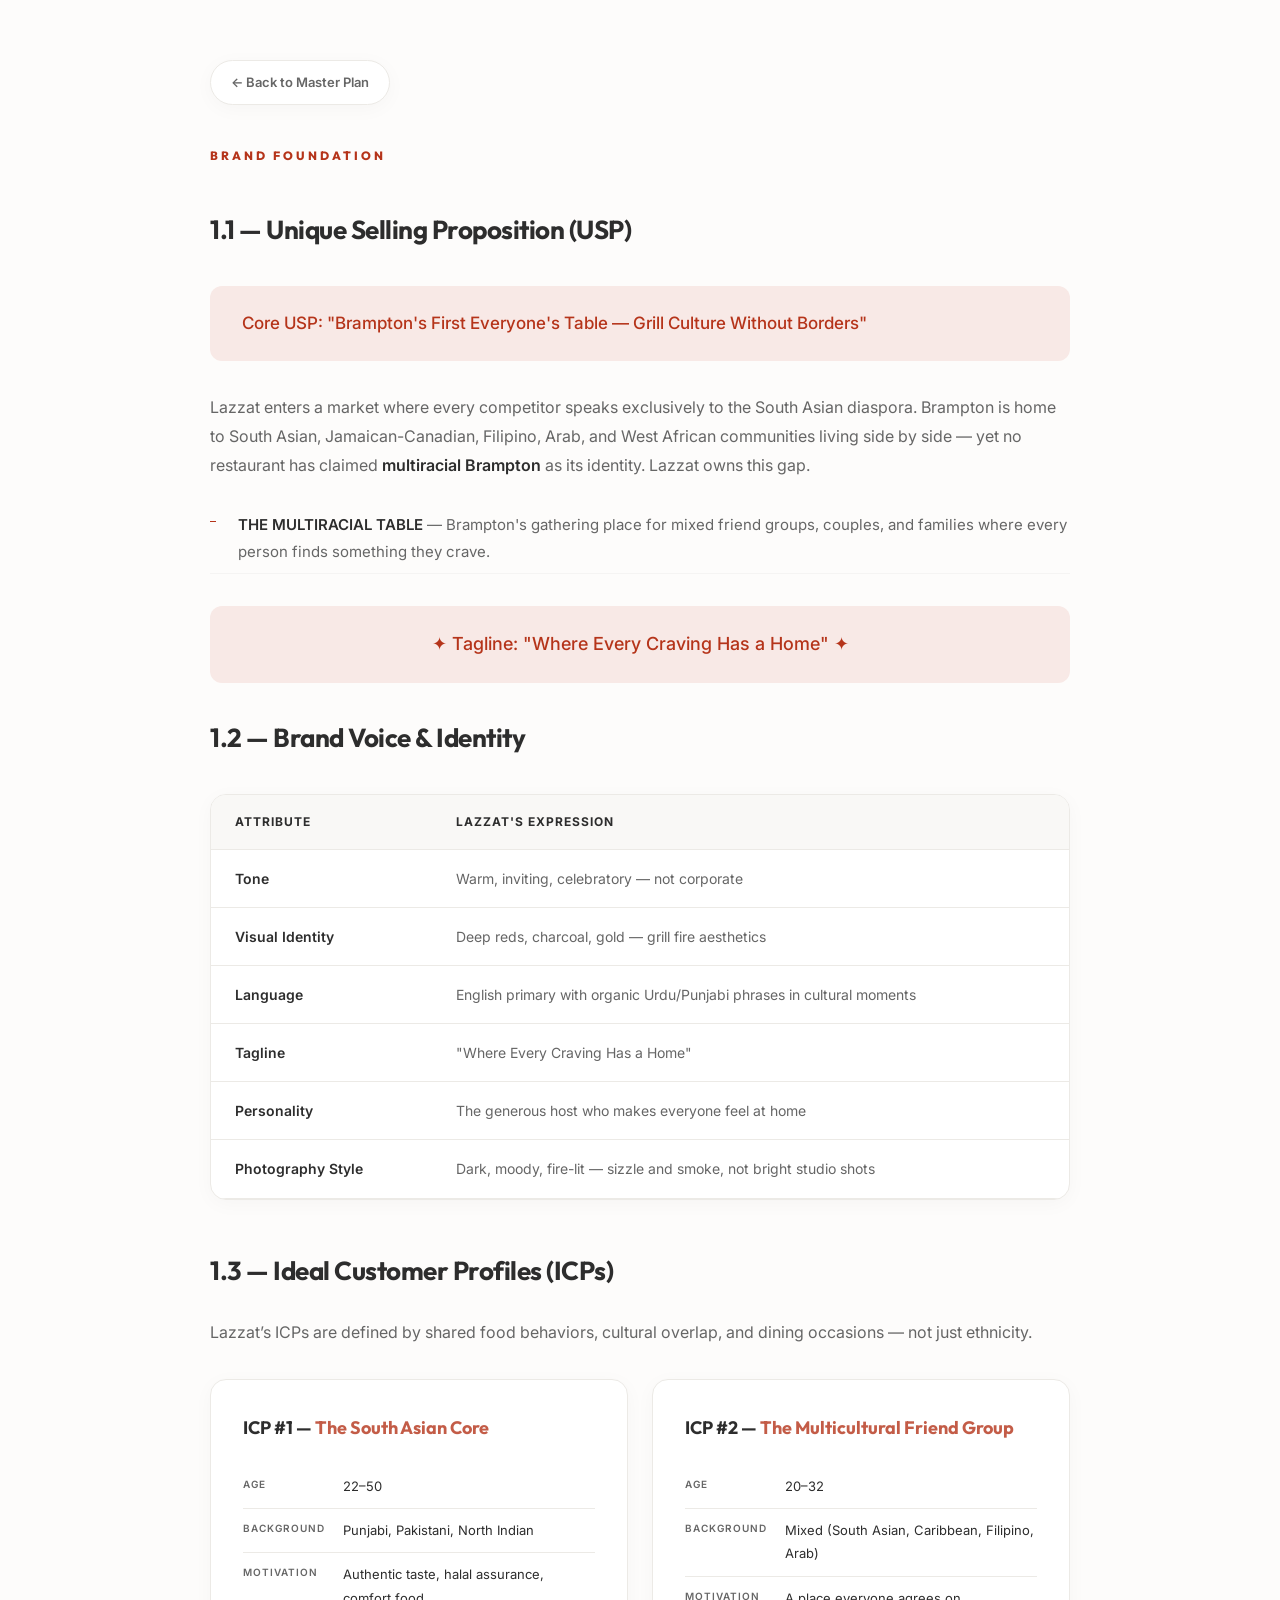
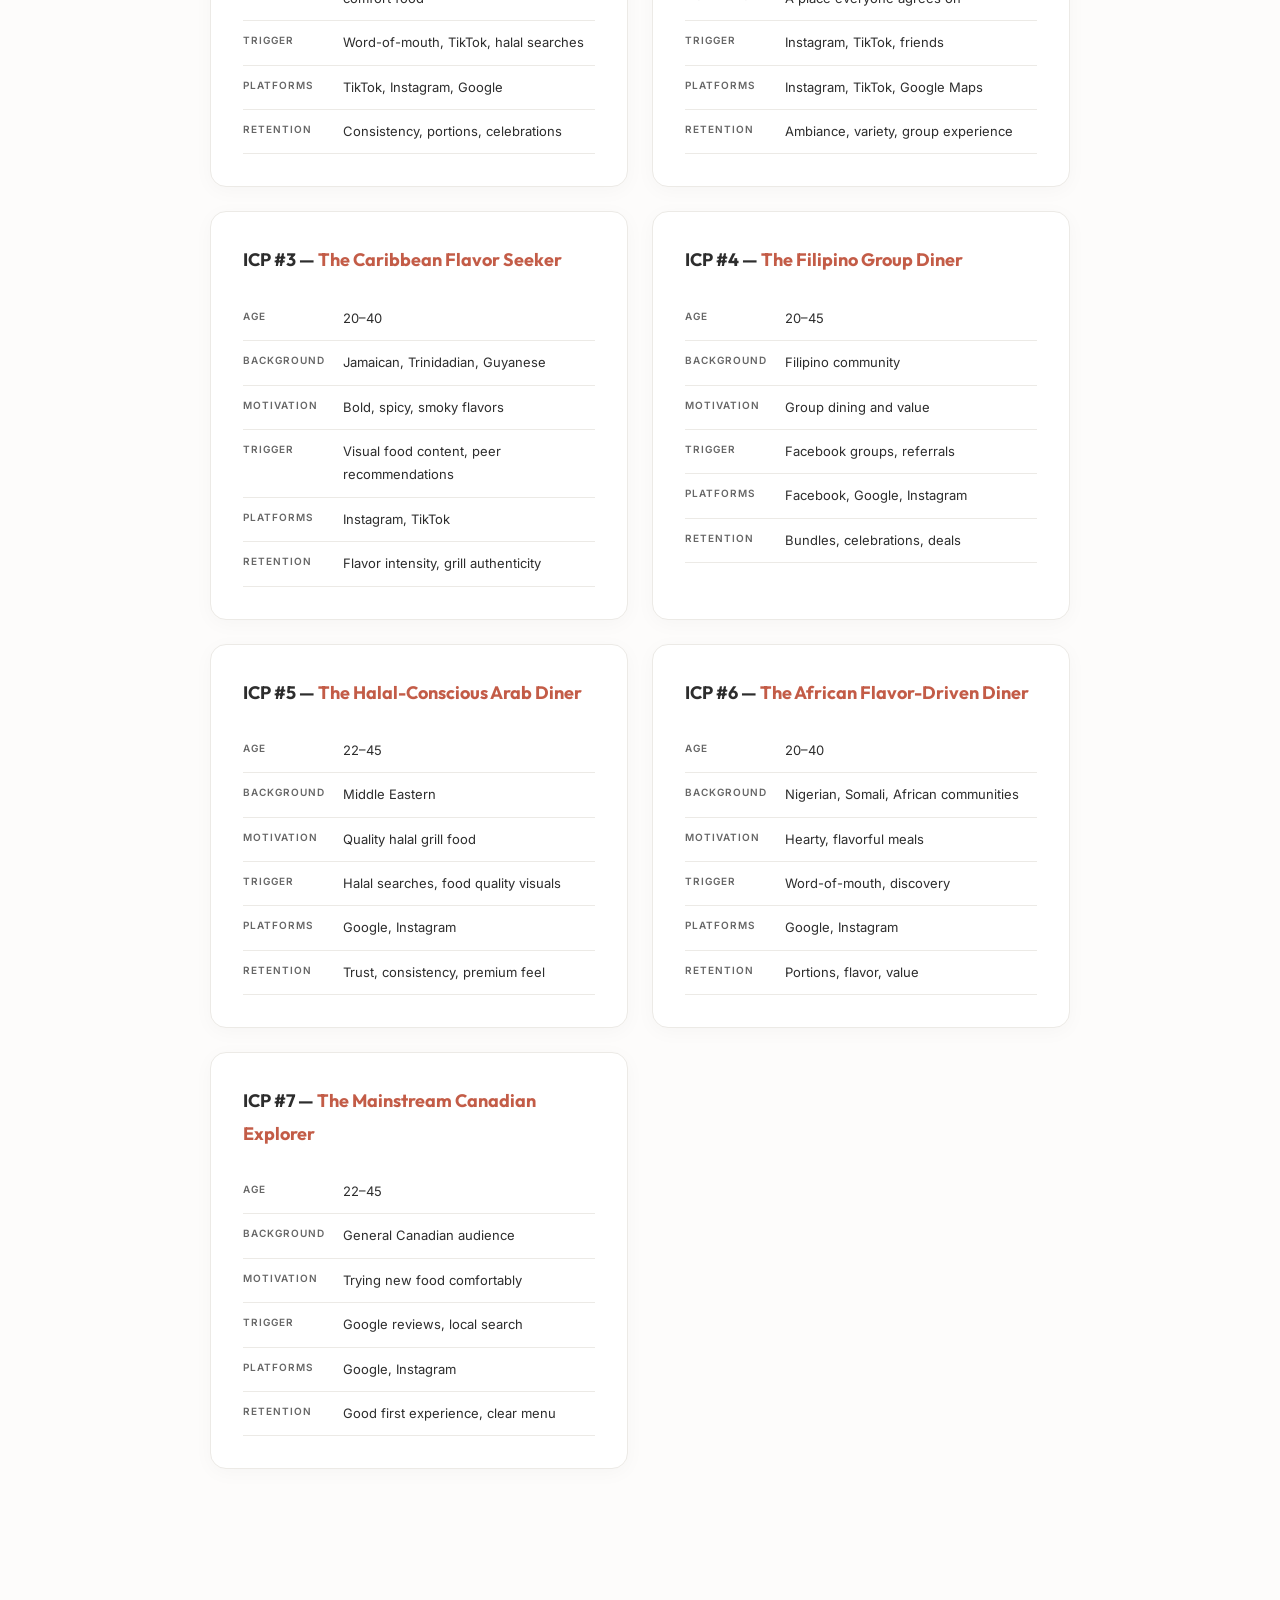
<file: usp-section.html>
<!DOCTYPE html>
<html lang="en">
<head>
<meta charset="UTF-8">
<meta name="viewport" content="width=device-width, initial-scale=1.0">
<title>Lazzat — Unique Selling Proposition</title>
<link rel="icon" href="/favicon.svg" type="image/svg+xml">
<link rel="apple-touch-icon" href="/favicon.svg">
<link rel="preconnect" href="https://fonts.googleapis.com">
<link rel="preconnect" href="https://fonts.gstatic.com" crossorigin>
<link href="https://fonts.googleapis.com/css2?family=Inter:wght@300;400;500;600&family=Outfit:wght@300;400;500;600;700;800&display=swap" rel="stylesheet">
<link rel="stylesheet" href="responsive.css">
<style>
  :root {
    --bg: #fdfcfb;
    --text: #2d2d2d;
    --text-muted: #666;
    --accent: #b5341a;
    --accent-soft: #f8e9e6;
    --gold: #c8960c;
    --border: #eceae6;
    --sidebar-bg: #111;
    --shadow: 0 4px 20px rgba(0,0,0,0.03);
  }

  * { margin: 0; padding: 0; box-sizing: border-box; }
  body { 
    font-family: 'Inter', -apple-system, sans-serif; 
    background: var(--bg); 
    color: var(--text); 
    font-size: 16px; 
    line-height: 1.8; 
    -webkit-font-smoothing: antialiased;
  }

  .main { max-width: 900px; margin: 0 auto; padding: 60px 20px 100px; }
  
  .back-btn {
    display: inline-flex;
    align-items: center;
    gap: 8px;
    padding: 10px 20px;
    background: #fff;
    border: 1px solid var(--border);
    border-radius: 100px;
    color: var(--text-muted);
    text-decoration: none;
    font-size: 13px;
    font-weight: 600;
    transition: all 0.2s;
    margin-bottom: 40px;
    box-shadow: var(--shadow);
  }
  .back-btn:hover {
    color: var(--accent);
    border-color: var(--accent);
    transform: translateX(-4px);
  }

  .sec-title { 
    font-family: 'Outfit', sans-serif; font-size: 12px; font-weight: 800; 
    color: var(--accent); letter-spacing: 3px; text-transform: uppercase;
    display: flex; align-items: center; gap: 12px; margin-bottom: 40px;
  }
  .h2 { 
    font-family: 'Outfit', sans-serif; font-size: 26px; font-weight: 700; 
    color: var(--text); margin-bottom: 24px; letter-spacing: -0.5px;
  }
  .highlight { 
    background: var(--accent-soft); color: var(--accent); 
    padding: 24px 32px; border-radius: 12px; margin: 32px 0; 
    font-weight: 500; font-size: 17px; line-height: 1.6;
  }
  p { margin-bottom: 24px; color: var(--text-muted); }
  strong { color: var(--text); font-weight: 600; }
  ul { margin-bottom: 32px; list-style: none; }
  ul li { 
    padding: 8px 0 8px 28px; position: relative; font-size: 15px; 
    color: var(--text-muted); border-bottom: 1px solid rgba(0,0,0,0.03);
  }
  ul li::before { 
    content: ""; position: absolute; left: 0; top: 18px; 
    width: 6px; height: 1px; background: var(--accent); 
  }

  .tbl-wrap { margin: 32px 0 48px; background: #fff; border-radius: 16px; border: 1px solid var(--border); overflow-x: auto; -webkit-overflow-scrolling: touch; box-shadow: var(--shadow); }
  table { width: 100%; border-collapse: collapse; font-size: 14px; }
  th { background: #f9f8f6; color: var(--text); padding: 16px 24px; text-align: left; font-weight: 700; font-size: 12px; text-transform: uppercase; letter-spacing: 1px; border-bottom: 1px solid var(--border); }
  td { padding: 16px 24px; border-bottom: 1px solid var(--border); vertical-align: top; color: var(--text-muted); }

  .icp-grid { display: grid; grid-template-columns: 1fr 1fr; gap: 24px; margin: 32px 0; }
  .icp-card { background: #fff; border: 1px solid var(--border); border-radius: 16px; padding: 32px; box-shadow: var(--shadow); }
  .icp-header { font-family: 'Outfit', sans-serif; font-size: 18px; font-weight: 700; margin-bottom: 20px; color: var(--text); }
  .icp-header span { color: var(--accent); opacity: 0.8; }
  .icp-row { display: flex; border-bottom: 1px solid var(--border); padding: 10px 0; font-size: 13px; }
  .icp-key { color: var(--text-muted); width: 100px; font-weight: 600; text-transform: uppercase; font-size: 10px; letter-spacing: 1px; }
  .icp-val { color: var(--text); flex: 1; }

  @media (max-width: 768px) {
    .main { padding: 24px 16px 60px; }
    .icp-grid { grid-template-columns: 1fr; }
    .h2 { font-size: 22px; }
    .highlight { padding: 18px 20px; font-size: 15px; }
    .icp-card { padding: 20px; }
    .icp-row { flex-direction: column; gap: 4px; }
    .icp-key { width: auto; }
    .tbl-wrap { overflow-x: auto; -webkit-overflow-scrolling: touch; }
    th, td { padding: 12px 14px; font-size: 12px; }
    .back-btn { font-size: 12px; padding: 8px 16px; }
  }
</style>
</head>
<body>

<div class="main">
  <a href="index.html#s9" class="back-btn">← Back to Master Plan</a>

  <div class="sec-title">BRAND FOUNDATION</div>

  <div class="h2">1.1 — Unique Selling Proposition (USP)</div>
  <div class="highlight">Core USP: "Brampton's First Everyone's Table — Grill Culture Without Borders"</div>
  <p>Lazzat enters a market where every competitor speaks exclusively to the South Asian diaspora. Brampton is home to South Asian, Jamaican-Canadian, Filipino, Arab, and West African communities living side by side — yet no restaurant has claimed <strong>multiracial Brampton</strong> as its identity. Lazzat owns this gap.</p>

  <ul>
    <li><strong>THE MULTIRACIAL TABLE</strong> — Brampton's gathering place for mixed friend groups, couples, and families where every person finds something they crave.</li>
  </ul>
  <div class="highlight" style="font-size:18px; text-align:center;">✦ Tagline: "Where Every Craving Has a Home" ✦</div>

  <div class="h2">1.2 — Brand Voice & Identity</div>
  <div class="tbl-wrap"><table>
    <tr><th>Attribute</th><th>Lazzat's Expression</th></tr>
    <tr><td><strong>Tone</strong></td><td>Warm, inviting, celebratory — not corporate</td></tr>
    <tr><td><strong>Visual Identity</strong></td><td>Deep reds, charcoal, gold — grill fire aesthetics</td></tr>
    <tr><td><strong>Language</strong></td><td>English primary with organic Urdu/Punjabi phrases in cultural moments</td></tr>
    <tr><td><strong>Tagline</strong></td><td>"Where Every Craving Has a Home"</td></tr>
    <tr><td><strong>Personality</strong></td><td>The generous host who makes everyone feel at home</td></tr>
    <tr><td><strong>Photography Style</strong></td><td>Dark, moody, fire-lit — sizzle and smoke, not bright studio shots</td></tr>
  </table></div>

  <div class="h2">1.3 — Ideal Customer Profiles (ICPs)</div>
  <p>Lazzat’s ICPs are defined by shared food behaviors, cultural overlap, and dining occasions — not just ethnicity.</p>
  <div class="icp-grid">
    <div class="icp-card">
      <div class="icp-header">ICP #1 — <span>The South Asian Core</span></div>
      <div class="icp-body">
        <div class="icp-row"><span class="icp-key">Age</span><span class="icp-val">22–50</span></div>
        <div class="icp-row"><span class="icp-key">Background</span><span class="icp-val">Punjabi, Pakistani, North Indian</span></div>
        <div class="icp-row"><span class="icp-key">Motivation</span><span class="icp-val">Authentic taste, halal assurance, comfort food</span></div>
        <div class="icp-row"><span class="icp-key">Trigger</span><span class="icp-val">Word-of-mouth, TikTok, halal searches</span></div>
        <div class="icp-row"><span class="icp-key">Platforms</span><span class="icp-val">TikTok, Instagram, Google</span></div>
        <div class="icp-row"><span class="icp-key">Retention</span><span class="icp-val">Consistency, portions, celebrations</span></div>
      </div>
    </div>
    <div class="icp-card">
      <div class="icp-header">ICP #2 — <span>The Multicultural Friend Group</span></div>
      <div class="icp-body">
        <div class="icp-row"><span class="icp-key">Age</span><span class="icp-val">20–32</span></div>
        <div class="icp-row"><span class="icp-key">Background</span><span class="icp-val">Mixed (South Asian, Caribbean, Filipino, Arab)</span></div>
        <div class="icp-row"><span class="icp-key">Motivation</span><span class="icp-val">A place everyone agrees on</span></div>
        <div class="icp-row"><span class="icp-key">Trigger</span><span class="icp-val">Instagram, TikTok, friends</span></div>
        <div class="icp-row"><span class="icp-key">Platforms</span><span class="icp-val">Instagram, TikTok, Google Maps</span></div>
        <div class="icp-row"><span class="icp-key">Retention</span><span class="icp-val">Ambiance, variety, group experience</span></div>
      </div>
    </div>
    <div class="icp-card">
      <div class="icp-header">ICP #3 — <span>The Caribbean Flavor Seeker</span></div>
      <div class="icp-body">
        <div class="icp-row"><span class="icp-key">Age</span><span class="icp-val">20–40</span></div>
        <div class="icp-row"><span class="icp-key">Background</span><span class="icp-val">Jamaican, Trinidadian, Guyanese</span></div>
        <div class="icp-row"><span class="icp-key">Motivation</span><span class="icp-val">Bold, spicy, smoky flavors</span></div>
        <div class="icp-row"><span class="icp-key">Trigger</span><span class="icp-val">Visual food content, peer recommendations</span></div>
        <div class="icp-row"><span class="icp-key">Platforms</span><span class="icp-val">Instagram, TikTok</span></div>
        <div class="icp-row"><span class="icp-key">Retention</span><span class="icp-val">Flavor intensity, grill authenticity</span></div>
      </div>
    </div>
    <div class="icp-card">
      <div class="icp-header">ICP #4 — <span>The Filipino Group Diner</span></div>
      <div class="icp-body">
        <div class="icp-row"><span class="icp-key">Age</span><span class="icp-val">20–45</span></div>
        <div class="icp-row"><span class="icp-key">Background</span><span class="icp-val">Filipino community</span></div>
        <div class="icp-row"><span class="icp-key">Motivation</span><span class="icp-val">Group dining and value</span></div>
        <div class="icp-row"><span class="icp-key">Trigger</span><span class="icp-val">Facebook groups, referrals</span></div>
        <div class="icp-row"><span class="icp-key">Platforms</span><span class="icp-val">Facebook, Google, Instagram</span></div>
        <div class="icp-row"><span class="icp-key">Retention</span><span class="icp-val">Bundles, celebrations, deals</span></div>
      </div>
    </div>
    <div class="icp-card">
      <div class="icp-header">ICP #5 — <span>The Halal-Conscious Arab Diner</span></div>
      <div class="icp-body">
        <div class="icp-row"><span class="icp-key">Age</span><span class="icp-val">22–45</span></div>
        <div class="icp-row"><span class="icp-key">Background</span><span class="icp-val">Middle Eastern</span></div>
        <div class="icp-row"><span class="icp-key">Motivation</span><span class="icp-val">Quality halal grill food</span></div>
        <div class="icp-row"><span class="icp-key">Trigger</span><span class="icp-val">Halal searches, food quality visuals</span></div>
        <div class="icp-row"><span class="icp-key">Platforms</span><span class="icp-val">Google, Instagram</span></div>
        <div class="icp-row"><span class="icp-key">Retention</span><span class="icp-val">Trust, consistency, premium feel</span></div>
      </div>
    </div>
    <div class="icp-card">
      <div class="icp-header">ICP #6 — <span>The African Flavor-Driven Diner</span></div>
      <div class="icp-body">
        <div class="icp-row"><span class="icp-key">Age</span><span class="icp-val">20–40</span></div>
        <div class="icp-row"><span class="icp-key">Background</span><span class="icp-val">Nigerian, Somali, African communities</span></div>
        <div class="icp-row"><span class="icp-key">Motivation</span><span class="icp-val">Hearty, flavorful meals</span></div>
        <div class="icp-row"><span class="icp-key">Trigger</span><span class="icp-val">Word-of-mouth, discovery</span></div>
        <div class="icp-row"><span class="icp-key">Platforms</span><span class="icp-val">Google, Instagram</span></div>
        <div class="icp-row"><span class="icp-key">Retention</span><span class="icp-val">Portions, flavor, value</span></div>
      </div>
    </div>
    <div class="icp-card">
      <div class="icp-header">ICP #7 — <span>The Mainstream Canadian Explorer</span></div>
      <div class="icp-body">
        <div class="icp-row"><span class="icp-key">Age</span><span class="icp-val">22–45</span></div>
        <div class="icp-row"><span class="icp-key">Background</span><span class="icp-val">General Canadian audience</span></div>
        <div class="icp-row"><span class="icp-key">Motivation</span><span class="icp-val">Trying new food comfortably</span></div>
        <div class="icp-row"><span class="icp-key">Trigger</span><span class="icp-val">Google reviews, local search</span></div>
        <div class="icp-row"><span class="icp-key">Platforms</span><span class="icp-val">Google, Instagram</span></div>
        <div class="icp-row"><span class="icp-key">Retention</span><span class="icp-val">Good first experience, clear menu</span></div>
      </div>
    </div>
  </div>

</div>

</body>
</html>
</file>
<file: responsive.css>
/* Global mobile foundation */
html {
  overflow-x: hidden;
  -webkit-text-size-adjust: 100%;
}

body {
  overflow-x: hidden;
  max-width: 100vw;
}

img, video, svg {
  max-width: 100%;
  height: auto;
}

/* Scrollable tables on small screens */
.tbl-wrap,
.matrix-wrap {
  overflow-x: auto;
  -webkit-overflow-scrolling: touch;
}

/* Fixed back button clearance */
body.has-fixed-back .main,
body.has-fixed-back .wrap,
body.has-fixed-back .main-container {
  scroll-padding-top: 80px;
}

@media (max-width: 768px) {
  html { scroll-padding-top: 72px; }

  /* Prevent blank-looking mobile sections with centered 80vh layout */
  .section,
  .hero {
    min-height: auto !important;
    justify-content: flex-start !important;
    align-items: stretch !important;
    padding-top: 24px !important;
    padding-bottom: 40px !important;
  }

  /* Keep list bullets inside viewport */
  ul { padding-left: 0; overflow: hidden; }
  ul li { padding-left: 22px; }
  ul li::before { left: 4px !important; top: 16px !important; width: 8px !important; height: 2px !important; }

  body.has-fixed-back .main,
  body.has-fixed-back .wrap,
  body.has-fixed-back .main-container {
    padding-top: 56px !important;
  }

  .back-btn.fixed-back {
    top: 10px;
    left: 10px;
    padding: 8px 14px;
    font-size: 10px;
    max-width: calc(100vw - 20px);
  }

  th, td {
    padding: 10px 12px;
    font-size: 12px;
  }

  /* Stack inline multi-column layouts */
  [style*="grid-template-columns: 1fr 1fr 1fr 1fr"],
  [style*="grid-template-columns:1fr 1fr 1fr 1fr"] {
    grid-template-columns: 1fr !important;
  }

  [style*="grid-template-columns: 1fr 1fr 1fr"]:not([style*="1fr 1fr 1fr 1fr"]),
  [style*="grid-template-columns:1fr 1fr 1fr"]:not([style*="1fr 1fr 1fr 1fr"]) {
    grid-template-columns: 1fr !important;
  }

  [style*="grid-template-columns: 1fr 1fr"]:not([style*="1fr 1fr 1fr"]),
  [style*="grid-template-columns:1fr 1fr"]:not([style*="1fr 1fr 1fr"]) {
    grid-template-columns: 1fr !important;
  }

  [style*="grid-column: span 2"],
  [style*="grid-column:span 2"] {
    grid-column: span 1 !important;
  }

  .flow-row,
  [style*="display: flex"][style*="gap: 40px"] {
    flex-direction: column !important;
    gap: 20px !important;
  }

  .time-row,
  [style*="display: flex"][style*="gap: 20px"][style*="align-items: center"]:not([style*="flex-wrap"]) {
    flex-direction: column !important;
    align-items: stretch !important;
  }

  .engine-row,
  [style*="display: flex"][style*="justify-content: center"] {
    flex-direction: column !important;
    gap: 16px !important;
  }

  [style*="display: flex"][style*="align-items: center"][style*="gap: 40px"] {
    flex-direction: column !important;
    gap: 24px !important;
  }
}

@media (max-width: 480px) {
  .back-btn.fixed-back {
    position: static !important;
    display: inline-flex;
    margin: 12px 12px 0;
  }

  body.has-fixed-back .main,
  body.has-fixed-back .wrap,
  body.has-fixed-back .main-container {
    padding-top: 12px !important;
  }
}
</file>
